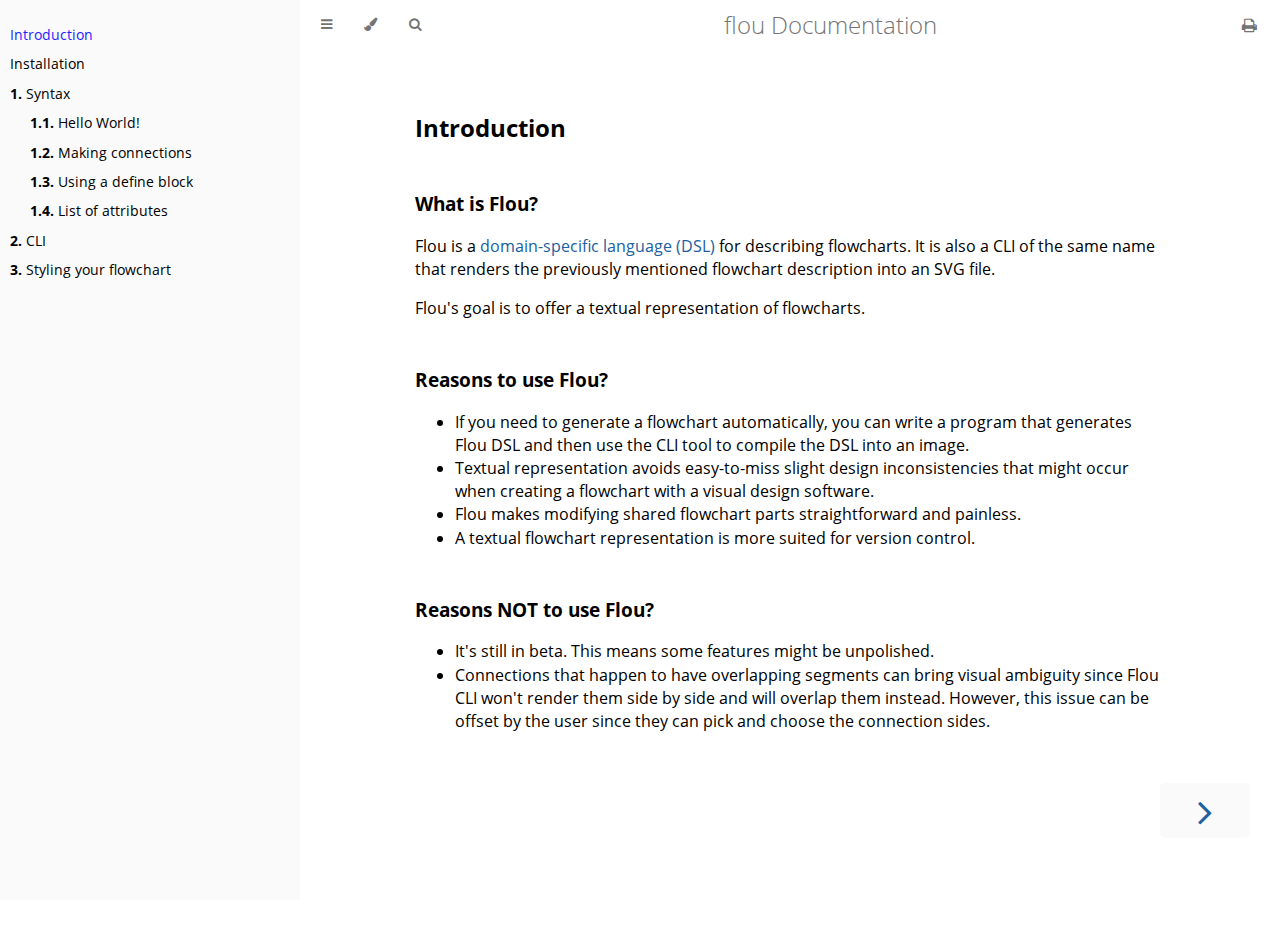
<file: index.html>
<!DOCTYPE HTML>
<html lang="en" class="sidebar-visible no-js light">
    <head>
        <!-- Book generated using mdBook -->
        <meta charset="UTF-8">
        <title>Introduction - flou Documentation</title>
        <!-- Custom HTML head -->
        <meta content="text/html; charset=utf-8" http-equiv="Content-Type">
        <meta name="description" content="">
        <meta name="viewport" content="width=device-width, initial-scale=1">
        <meta name="theme-color" content="#ffffff" />

        <link rel="icon" href="favicon.svg">
        <link rel="shortcut icon" href="favicon.png">
        <link rel="stylesheet" href="css/variables.css">
        <link rel="stylesheet" href="css/general.css">
        <link rel="stylesheet" href="css/chrome.css">
        <link rel="stylesheet" href="css/print.css" media="print">
        <!-- Fonts -->
        <link rel="stylesheet" href="FontAwesome/css/font-awesome.css">
        <link rel="stylesheet" href="fonts/fonts.css">
        <!-- Highlight.js Stylesheets -->
        <link rel="stylesheet" href="highlight.css">
        <link rel="stylesheet" href="tomorrow-night.css">
        <link rel="stylesheet" href="ayu-highlight.css">

        <!-- Custom theme stylesheets -->
    </head>
    <body>
        <!-- Provide site root to javascript -->
        <script type="text/javascript">
            var path_to_root = "";
            var default_theme = window.matchMedia("(prefers-color-scheme: dark)").matches ? "navy" : "light";
        </script>

        <!-- Work around some values being stored in localStorage wrapped in quotes -->
        <script type="text/javascript">
            try {
                var theme = localStorage.getItem('mdbook-theme');
                var sidebar = localStorage.getItem('mdbook-sidebar');

                if (theme.startsWith('"') && theme.endsWith('"')) {
                    localStorage.setItem('mdbook-theme', theme.slice(1, theme.length - 1));
                }

                if (sidebar.startsWith('"') && sidebar.endsWith('"')) {
                    localStorage.setItem('mdbook-sidebar', sidebar.slice(1, sidebar.length - 1));
                }
            } catch (e) { }
        </script>

        <!-- Set the theme before any content is loaded, prevents flash -->
        <script type="text/javascript">
            var theme;
            try { theme = localStorage.getItem('mdbook-theme'); } catch(e) { }
            if (theme === null || theme === undefined) { theme = default_theme; }
            var html = document.querySelector('html');
            html.classList.remove('no-js')
            html.classList.remove('light')
            html.classList.add(theme);
            html.classList.add('js');
        </script>

        <!-- Hide / unhide sidebar before it is displayed -->
        <script type="text/javascript">
            var html = document.querySelector('html');
            var sidebar = 'hidden';
            if (document.body.clientWidth >= 1080) {
                try { sidebar = localStorage.getItem('mdbook-sidebar'); } catch(e) { }
                sidebar = sidebar || 'visible';
            }
            html.classList.remove('sidebar-visible');
            html.classList.add("sidebar-" + sidebar);
        </script>

        <nav id="sidebar" class="sidebar" aria-label="Table of contents">
            <div class="sidebar-scrollbox">
                <ol class="chapter"><li class="chapter-item expanded affix "><a href="index.html" class="active">Introduction</a></li><li class="chapter-item expanded affix "><a href="install.html">Installation</a></li><li class="chapter-item expanded "><a href="syntax/index.html"><strong aria-hidden="true">1.</strong> Syntax</a></li><li><ol class="section"><li class="chapter-item expanded "><a href="syntax/hello_world.html"><strong aria-hidden="true">1.1.</strong> Hello World!</a></li><li class="chapter-item expanded "><a href="syntax/making_connections.html"><strong aria-hidden="true">1.2.</strong> Making connections</a></li><li class="chapter-item expanded "><a href="syntax/define_block.html"><strong aria-hidden="true">1.3.</strong> Using a define block</a></li><li class="chapter-item expanded "><a href="syntax/list_of_attributes.html"><strong aria-hidden="true">1.4.</strong> List of attributes</a></li></ol></li><li class="chapter-item expanded "><a href="cli.html"><strong aria-hidden="true">2.</strong> CLI</a></li><li class="chapter-item expanded "><a href="styling_flowchart.html"><strong aria-hidden="true">3.</strong> Styling your flowchart</a></li></ol>
            </div>
            <div id="sidebar-resize-handle" class="sidebar-resize-handle"></div>
        </nav>

        <div id="page-wrapper" class="page-wrapper">

            <div class="page">
                <div id="menu-bar-hover-placeholder"></div>
                <div id="menu-bar" class="menu-bar sticky bordered">
                    <div class="left-buttons">
                        <button id="sidebar-toggle" class="icon-button" type="button" title="Toggle Table of Contents" aria-label="Toggle Table of Contents" aria-controls="sidebar">
                            <i class="fa fa-bars"></i>
                        </button>
                        <button id="theme-toggle" class="icon-button" type="button" title="Change theme" aria-label="Change theme" aria-haspopup="true" aria-expanded="false" aria-controls="theme-list">
                            <i class="fa fa-paint-brush"></i>
                        </button>
                        <ul id="theme-list" class="theme-popup" aria-label="Themes" role="menu">
                            <li role="none"><button role="menuitem" class="theme" id="light">Light (default)</button></li>
                            <li role="none"><button role="menuitem" class="theme" id="rust">Rust</button></li>
                            <li role="none"><button role="menuitem" class="theme" id="coal">Coal</button></li>
                            <li role="none"><button role="menuitem" class="theme" id="navy">Navy</button></li>
                            <li role="none"><button role="menuitem" class="theme" id="ayu">Ayu</button></li>
                        </ul>
                        <button id="search-toggle" class="icon-button" type="button" title="Search. (Shortkey: s)" aria-label="Toggle Searchbar" aria-expanded="false" aria-keyshortcuts="S" aria-controls="searchbar">
                            <i class="fa fa-search"></i>
                        </button>
                    </div>

                    <h1 class="menu-title">flou Documentation</h1>

                    <div class="right-buttons">
                        <a href="print.html" title="Print this book" aria-label="Print this book">
                            <i id="print-button" class="fa fa-print"></i>
                        </a>
                    </div>
                </div>

                <div id="search-wrapper" class="hidden">
                    <form id="searchbar-outer" class="searchbar-outer">
                        <input type="search" id="searchbar" name="searchbar" placeholder="Search this book ..." aria-controls="searchresults-outer" aria-describedby="searchresults-header">
                    </form>
                    <div id="searchresults-outer" class="searchresults-outer hidden">
                        <div id="searchresults-header" class="searchresults-header"></div>
                        <ul id="searchresults">
                        </ul>
                    </div>
                </div>
                <!-- Apply ARIA attributes after the sidebar and the sidebar toggle button are added to the DOM -->
                <script type="text/javascript">
                    document.getElementById('sidebar-toggle').setAttribute('aria-expanded', sidebar === 'visible');
                    document.getElementById('sidebar').setAttribute('aria-hidden', sidebar !== 'visible');
                    Array.from(document.querySelectorAll('#sidebar a')).forEach(function(link) {
                        link.setAttribute('tabIndex', sidebar === 'visible' ? 0 : -1);
                    });
                </script>

                <div id="content" class="content">
                    <main>
                        <h2 id="introduction"><a class="header" href="#introduction">Introduction</a></h2>
<h3 id="what-is-flou"><a class="header" href="#what-is-flou">What is Flou?</a></h3>
<p>Flou is a <a href="https://en.wikipedia.org/wiki/Domain-specific_language">domain-specific language (DSL)</a> for describing flowcharts. It is also a CLI of the same name that renders the previously mentioned flowchart description into an SVG file.</p>
<p>Flou's goal is to offer a textual representation of flowcharts.</p>
<h3 id="reasons-to-use-flou"><a class="header" href="#reasons-to-use-flou">Reasons to use Flou?</a></h3>
<ul>
<li>If you need to generate a flowchart automatically, you can write a program that generates Flou DSL and then use the CLI tool to compile the DSL into an image.</li>
<li>Textual representation avoids easy-to-miss slight design inconsistencies that might occur when creating a flowchart with a visual design software.</li>
<li>Flou makes modifying shared flowchart parts straightforward and painless.</li>
<li>A textual flowchart representation is more suited for version control.</li>
</ul>
<h3 id="reasons-not-to-use-flou"><a class="header" href="#reasons-not-to-use-flou">Reasons NOT to use Flou?</a></h3>
<ul>
<li>It's still in beta. This means some features might be unpolished.</li>
<li>Connections that happen to have overlapping segments can bring visual ambiguity since Flou CLI won't render them side by side and will overlap them instead. However, this issue can be offset by the user since they can pick and choose the connection sides.</li>
</ul>

                    </main>

                    <nav class="nav-wrapper" aria-label="Page navigation">
                        <!-- Mobile navigation buttons -->
                            <a rel="next" href="install.html" class="mobile-nav-chapters next" title="Next chapter" aria-label="Next chapter" aria-keyshortcuts="Right">
                                <i class="fa fa-angle-right"></i>
                            </a>
                        <div style="clear: both"></div>
                    </nav>
                </div>
            </div>

            <nav class="nav-wide-wrapper" aria-label="Page navigation">
                    <a rel="next" href="install.html" class="nav-chapters next" title="Next chapter" aria-label="Next chapter" aria-keyshortcuts="Right">
                        <i class="fa fa-angle-right"></i>
                    </a>
            </nav>

        </div>

        <script type="text/javascript">
            window.playground_copyable = true;
        </script>
        <script src="elasticlunr.min.js" type="text/javascript" charset="utf-8"></script>
        <script src="mark.min.js" type="text/javascript" charset="utf-8"></script>
        <script src="searcher.js" type="text/javascript" charset="utf-8"></script>
        <script src="clipboard.min.js" type="text/javascript" charset="utf-8"></script>
        <script src="highlight.js" type="text/javascript" charset="utf-8"></script>
        <script src="book.js" type="text/javascript" charset="utf-8"></script>

        <!-- Custom JS scripts -->
    </body>
</html>
</file>
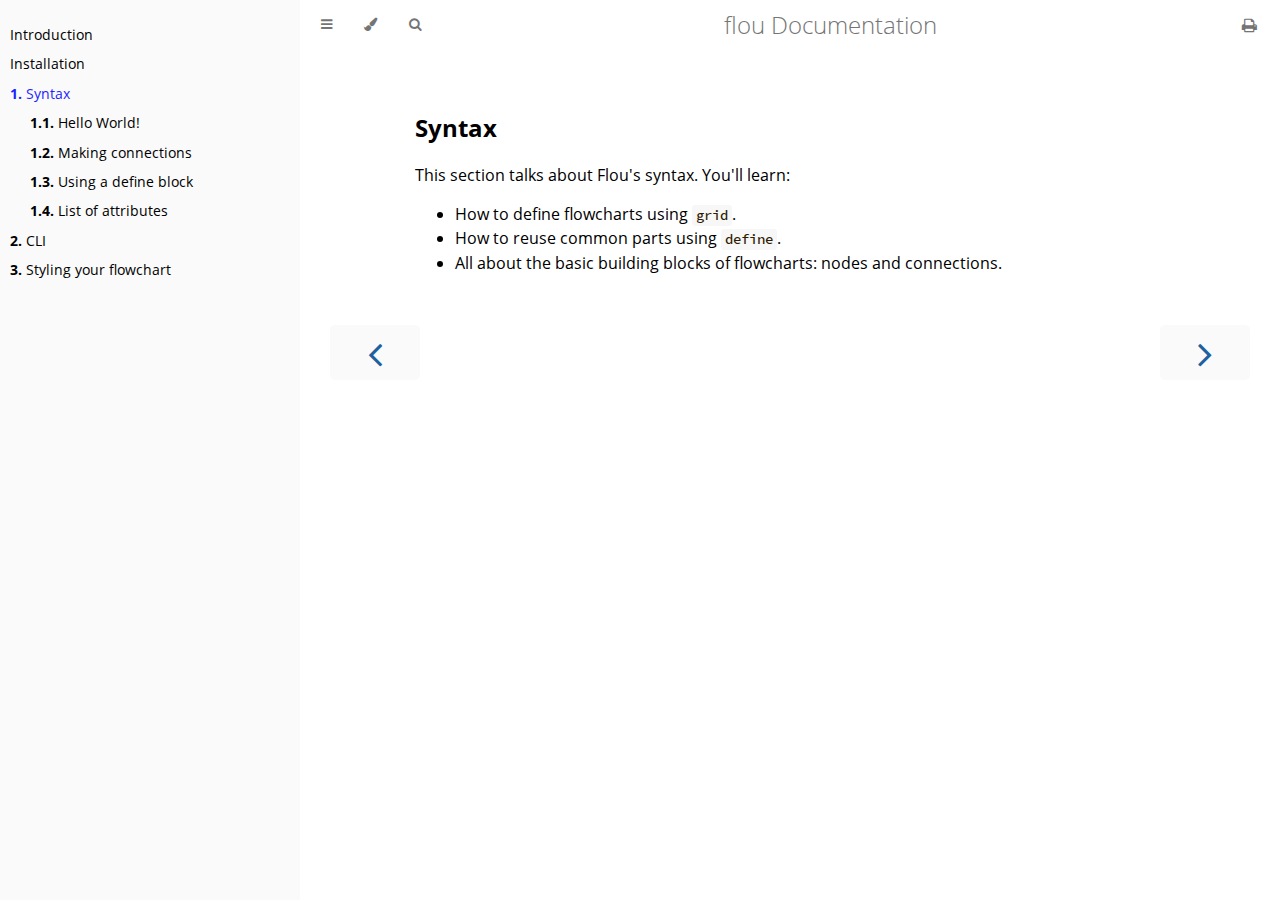
<file: syntax/index.html>
<!DOCTYPE HTML>
<html lang="en" class="sidebar-visible no-js light">
    <head>
        <!-- Book generated using mdBook -->
        <meta charset="UTF-8">
        <title>Syntax - flou Documentation</title>
        <!-- Custom HTML head -->
        <meta content="text/html; charset=utf-8" http-equiv="Content-Type">
        <meta name="description" content="">
        <meta name="viewport" content="width=device-width, initial-scale=1">
        <meta name="theme-color" content="#ffffff" />

        <link rel="icon" href="../favicon.svg">
        <link rel="shortcut icon" href="../favicon.png">
        <link rel="stylesheet" href="../css/variables.css">
        <link rel="stylesheet" href="../css/general.css">
        <link rel="stylesheet" href="../css/chrome.css">
        <link rel="stylesheet" href="../css/print.css" media="print">
        <!-- Fonts -->
        <link rel="stylesheet" href="../FontAwesome/css/font-awesome.css">
        <link rel="stylesheet" href="../fonts/fonts.css">
        <!-- Highlight.js Stylesheets -->
        <link rel="stylesheet" href="../highlight.css">
        <link rel="stylesheet" href="../tomorrow-night.css">
        <link rel="stylesheet" href="../ayu-highlight.css">

        <!-- Custom theme stylesheets -->
    </head>
    <body>
        <!-- Provide site root to javascript -->
        <script type="text/javascript">
            var path_to_root = "../";
            var default_theme = window.matchMedia("(prefers-color-scheme: dark)").matches ? "navy" : "light";
        </script>

        <!-- Work around some values being stored in localStorage wrapped in quotes -->
        <script type="text/javascript">
            try {
                var theme = localStorage.getItem('mdbook-theme');
                var sidebar = localStorage.getItem('mdbook-sidebar');

                if (theme.startsWith('"') && theme.endsWith('"')) {
                    localStorage.setItem('mdbook-theme', theme.slice(1, theme.length - 1));
                }

                if (sidebar.startsWith('"') && sidebar.endsWith('"')) {
                    localStorage.setItem('mdbook-sidebar', sidebar.slice(1, sidebar.length - 1));
                }
            } catch (e) { }
        </script>

        <!-- Set the theme before any content is loaded, prevents flash -->
        <script type="text/javascript">
            var theme;
            try { theme = localStorage.getItem('mdbook-theme'); } catch(e) { }
            if (theme === null || theme === undefined) { theme = default_theme; }
            var html = document.querySelector('html');
            html.classList.remove('no-js')
            html.classList.remove('light')
            html.classList.add(theme);
            html.classList.add('js');
        </script>

        <!-- Hide / unhide sidebar before it is displayed -->
        <script type="text/javascript">
            var html = document.querySelector('html');
            var sidebar = 'hidden';
            if (document.body.clientWidth >= 1080) {
                try { sidebar = localStorage.getItem('mdbook-sidebar'); } catch(e) { }
                sidebar = sidebar || 'visible';
            }
            html.classList.remove('sidebar-visible');
            html.classList.add("sidebar-" + sidebar);
        </script>

        <nav id="sidebar" class="sidebar" aria-label="Table of contents">
            <div class="sidebar-scrollbox">
                <ol class="chapter"><li class="chapter-item expanded affix "><a href="../index.html">Introduction</a></li><li class="chapter-item expanded affix "><a href="../install.html">Installation</a></li><li class="chapter-item expanded "><a href="../syntax/index.html" class="active"><strong aria-hidden="true">1.</strong> Syntax</a></li><li><ol class="section"><li class="chapter-item expanded "><a href="../syntax/hello_world.html"><strong aria-hidden="true">1.1.</strong> Hello World!</a></li><li class="chapter-item expanded "><a href="../syntax/making_connections.html"><strong aria-hidden="true">1.2.</strong> Making connections</a></li><li class="chapter-item expanded "><a href="../syntax/define_block.html"><strong aria-hidden="true">1.3.</strong> Using a define block</a></li><li class="chapter-item expanded "><a href="../syntax/list_of_attributes.html"><strong aria-hidden="true">1.4.</strong> List of attributes</a></li></ol></li><li class="chapter-item expanded "><a href="../cli.html"><strong aria-hidden="true">2.</strong> CLI</a></li><li class="chapter-item expanded "><a href="../styling_flowchart.html"><strong aria-hidden="true">3.</strong> Styling your flowchart</a></li></ol>
            </div>
            <div id="sidebar-resize-handle" class="sidebar-resize-handle"></div>
        </nav>

        <div id="page-wrapper" class="page-wrapper">

            <div class="page">
                <div id="menu-bar-hover-placeholder"></div>
                <div id="menu-bar" class="menu-bar sticky bordered">
                    <div class="left-buttons">
                        <button id="sidebar-toggle" class="icon-button" type="button" title="Toggle Table of Contents" aria-label="Toggle Table of Contents" aria-controls="sidebar">
                            <i class="fa fa-bars"></i>
                        </button>
                        <button id="theme-toggle" class="icon-button" type="button" title="Change theme" aria-label="Change theme" aria-haspopup="true" aria-expanded="false" aria-controls="theme-list">
                            <i class="fa fa-paint-brush"></i>
                        </button>
                        <ul id="theme-list" class="theme-popup" aria-label="Themes" role="menu">
                            <li role="none"><button role="menuitem" class="theme" id="light">Light (default)</button></li>
                            <li role="none"><button role="menuitem" class="theme" id="rust">Rust</button></li>
                            <li role="none"><button role="menuitem" class="theme" id="coal">Coal</button></li>
                            <li role="none"><button role="menuitem" class="theme" id="navy">Navy</button></li>
                            <li role="none"><button role="menuitem" class="theme" id="ayu">Ayu</button></li>
                        </ul>
                        <button id="search-toggle" class="icon-button" type="button" title="Search. (Shortkey: s)" aria-label="Toggle Searchbar" aria-expanded="false" aria-keyshortcuts="S" aria-controls="searchbar">
                            <i class="fa fa-search"></i>
                        </button>
                    </div>

                    <h1 class="menu-title">flou Documentation</h1>

                    <div class="right-buttons">
                        <a href="../print.html" title="Print this book" aria-label="Print this book">
                            <i id="print-button" class="fa fa-print"></i>
                        </a>
                    </div>
                </div>

                <div id="search-wrapper" class="hidden">
                    <form id="searchbar-outer" class="searchbar-outer">
                        <input type="search" id="searchbar" name="searchbar" placeholder="Search this book ..." aria-controls="searchresults-outer" aria-describedby="searchresults-header">
                    </form>
                    <div id="searchresults-outer" class="searchresults-outer hidden">
                        <div id="searchresults-header" class="searchresults-header"></div>
                        <ul id="searchresults">
                        </ul>
                    </div>
                </div>
                <!-- Apply ARIA attributes after the sidebar and the sidebar toggle button are added to the DOM -->
                <script type="text/javascript">
                    document.getElementById('sidebar-toggle').setAttribute('aria-expanded', sidebar === 'visible');
                    document.getElementById('sidebar').setAttribute('aria-hidden', sidebar !== 'visible');
                    Array.from(document.querySelectorAll('#sidebar a')).forEach(function(link) {
                        link.setAttribute('tabIndex', sidebar === 'visible' ? 0 : -1);
                    });
                </script>

                <div id="content" class="content">
                    <main>
                        <h2 id="syntax"><a class="header" href="#syntax">Syntax</a></h2>
<p>This section talks about Flou's syntax. You'll learn:</p>
<ul>
<li>How to define flowcharts using <code>grid</code>.</li>
<li>How to reuse common parts using <code>define</code>.</li>
<li>All about the basic building blocks of flowcharts: nodes and connections.</li>
</ul>

                    </main>

                    <nav class="nav-wrapper" aria-label="Page navigation">
                        <!-- Mobile navigation buttons -->
                            <a rel="prev" href="../install.html" class="mobile-nav-chapters previous" title="Previous chapter" aria-label="Previous chapter" aria-keyshortcuts="Left">
                                <i class="fa fa-angle-left"></i>
                            </a>
                            <a rel="next" href="../syntax/hello_world.html" class="mobile-nav-chapters next" title="Next chapter" aria-label="Next chapter" aria-keyshortcuts="Right">
                                <i class="fa fa-angle-right"></i>
                            </a>
                        <div style="clear: both"></div>
                    </nav>
                </div>
            </div>

            <nav class="nav-wide-wrapper" aria-label="Page navigation">
                    <a rel="prev" href="../install.html" class="nav-chapters previous" title="Previous chapter" aria-label="Previous chapter" aria-keyshortcuts="Left">
                        <i class="fa fa-angle-left"></i>
                    </a>
                    <a rel="next" href="../syntax/hello_world.html" class="nav-chapters next" title="Next chapter" aria-label="Next chapter" aria-keyshortcuts="Right">
                        <i class="fa fa-angle-right"></i>
                    </a>
            </nav>

        </div>

        <script type="text/javascript">
            window.playground_copyable = true;
        </script>
        <script src="../elasticlunr.min.js" type="text/javascript" charset="utf-8"></script>
        <script src="../mark.min.js" type="text/javascript" charset="utf-8"></script>
        <script src="../searcher.js" type="text/javascript" charset="utf-8"></script>
        <script src="../clipboard.min.js" type="text/javascript" charset="utf-8"></script>
        <script src="../highlight.js" type="text/javascript" charset="utf-8"></script>
        <script src="../book.js" type="text/javascript" charset="utf-8"></script>

        <!-- Custom JS scripts -->
    </body>
</html>
</file>
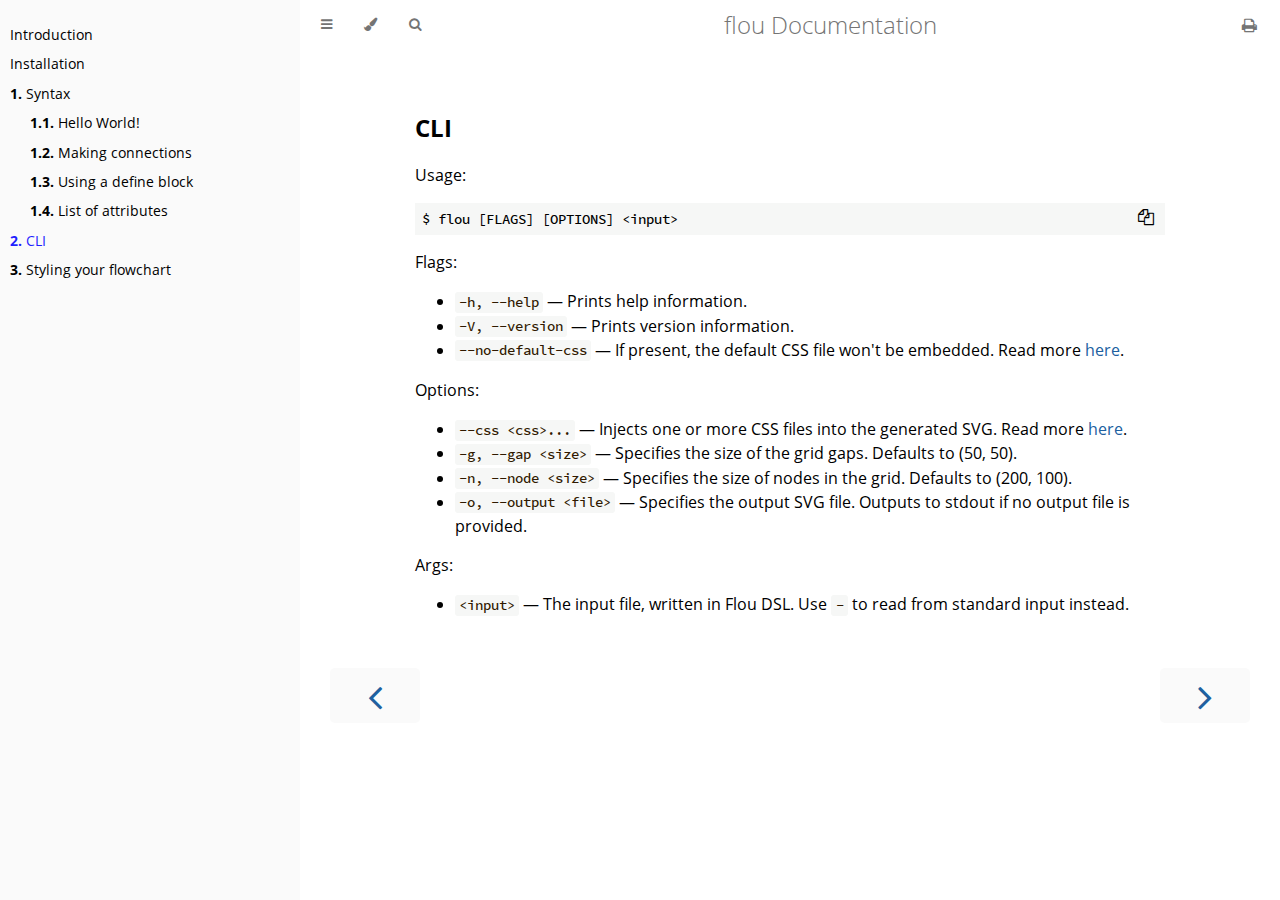
<file: cli.html>
<!DOCTYPE HTML>
<html lang="en" class="sidebar-visible no-js light">
    <head>
        <!-- Book generated using mdBook -->
        <meta charset="UTF-8">
        <title>CLI - flou Documentation</title>
        <!-- Custom HTML head -->
        <meta content="text/html; charset=utf-8" http-equiv="Content-Type">
        <meta name="description" content="">
        <meta name="viewport" content="width=device-width, initial-scale=1">
        <meta name="theme-color" content="#ffffff" />

        <link rel="icon" href="favicon.svg">
        <link rel="shortcut icon" href="favicon.png">
        <link rel="stylesheet" href="css/variables.css">
        <link rel="stylesheet" href="css/general.css">
        <link rel="stylesheet" href="css/chrome.css">
        <link rel="stylesheet" href="css/print.css" media="print">
        <!-- Fonts -->
        <link rel="stylesheet" href="FontAwesome/css/font-awesome.css">
        <link rel="stylesheet" href="fonts/fonts.css">
        <!-- Highlight.js Stylesheets -->
        <link rel="stylesheet" href="highlight.css">
        <link rel="stylesheet" href="tomorrow-night.css">
        <link rel="stylesheet" href="ayu-highlight.css">

        <!-- Custom theme stylesheets -->
    </head>
    <body>
        <!-- Provide site root to javascript -->
        <script type="text/javascript">
            var path_to_root = "";
            var default_theme = window.matchMedia("(prefers-color-scheme: dark)").matches ? "navy" : "light";
        </script>

        <!-- Work around some values being stored in localStorage wrapped in quotes -->
        <script type="text/javascript">
            try {
                var theme = localStorage.getItem('mdbook-theme');
                var sidebar = localStorage.getItem('mdbook-sidebar');

                if (theme.startsWith('"') && theme.endsWith('"')) {
                    localStorage.setItem('mdbook-theme', theme.slice(1, theme.length - 1));
                }

                if (sidebar.startsWith('"') && sidebar.endsWith('"')) {
                    localStorage.setItem('mdbook-sidebar', sidebar.slice(1, sidebar.length - 1));
                }
            } catch (e) { }
        </script>

        <!-- Set the theme before any content is loaded, prevents flash -->
        <script type="text/javascript">
            var theme;
            try { theme = localStorage.getItem('mdbook-theme'); } catch(e) { }
            if (theme === null || theme === undefined) { theme = default_theme; }
            var html = document.querySelector('html');
            html.classList.remove('no-js')
            html.classList.remove('light')
            html.classList.add(theme);
            html.classList.add('js');
        </script>

        <!-- Hide / unhide sidebar before it is displayed -->
        <script type="text/javascript">
            var html = document.querySelector('html');
            var sidebar = 'hidden';
            if (document.body.clientWidth >= 1080) {
                try { sidebar = localStorage.getItem('mdbook-sidebar'); } catch(e) { }
                sidebar = sidebar || 'visible';
            }
            html.classList.remove('sidebar-visible');
            html.classList.add("sidebar-" + sidebar);
        </script>

        <nav id="sidebar" class="sidebar" aria-label="Table of contents">
            <div class="sidebar-scrollbox">
                <ol class="chapter"><li class="chapter-item expanded affix "><a href="index.html">Introduction</a></li><li class="chapter-item expanded affix "><a href="install.html">Installation</a></li><li class="chapter-item expanded "><a href="syntax/index.html"><strong aria-hidden="true">1.</strong> Syntax</a></li><li><ol class="section"><li class="chapter-item expanded "><a href="syntax/hello_world.html"><strong aria-hidden="true">1.1.</strong> Hello World!</a></li><li class="chapter-item expanded "><a href="syntax/making_connections.html"><strong aria-hidden="true">1.2.</strong> Making connections</a></li><li class="chapter-item expanded "><a href="syntax/define_block.html"><strong aria-hidden="true">1.3.</strong> Using a define block</a></li><li class="chapter-item expanded "><a href="syntax/list_of_attributes.html"><strong aria-hidden="true">1.4.</strong> List of attributes</a></li></ol></li><li class="chapter-item expanded "><a href="cli.html" class="active"><strong aria-hidden="true">2.</strong> CLI</a></li><li class="chapter-item expanded "><a href="styling_flowchart.html"><strong aria-hidden="true">3.</strong> Styling your flowchart</a></li></ol>
            </div>
            <div id="sidebar-resize-handle" class="sidebar-resize-handle"></div>
        </nav>

        <div id="page-wrapper" class="page-wrapper">

            <div class="page">
                <div id="menu-bar-hover-placeholder"></div>
                <div id="menu-bar" class="menu-bar sticky bordered">
                    <div class="left-buttons">
                        <button id="sidebar-toggle" class="icon-button" type="button" title="Toggle Table of Contents" aria-label="Toggle Table of Contents" aria-controls="sidebar">
                            <i class="fa fa-bars"></i>
                        </button>
                        <button id="theme-toggle" class="icon-button" type="button" title="Change theme" aria-label="Change theme" aria-haspopup="true" aria-expanded="false" aria-controls="theme-list">
                            <i class="fa fa-paint-brush"></i>
                        </button>
                        <ul id="theme-list" class="theme-popup" aria-label="Themes" role="menu">
                            <li role="none"><button role="menuitem" class="theme" id="light">Light (default)</button></li>
                            <li role="none"><button role="menuitem" class="theme" id="rust">Rust</button></li>
                            <li role="none"><button role="menuitem" class="theme" id="coal">Coal</button></li>
                            <li role="none"><button role="menuitem" class="theme" id="navy">Navy</button></li>
                            <li role="none"><button role="menuitem" class="theme" id="ayu">Ayu</button></li>
                        </ul>
                        <button id="search-toggle" class="icon-button" type="button" title="Search. (Shortkey: s)" aria-label="Toggle Searchbar" aria-expanded="false" aria-keyshortcuts="S" aria-controls="searchbar">
                            <i class="fa fa-search"></i>
                        </button>
                    </div>

                    <h1 class="menu-title">flou Documentation</h1>

                    <div class="right-buttons">
                        <a href="print.html" title="Print this book" aria-label="Print this book">
                            <i id="print-button" class="fa fa-print"></i>
                        </a>
                    </div>
                </div>

                <div id="search-wrapper" class="hidden">
                    <form id="searchbar-outer" class="searchbar-outer">
                        <input type="search" id="searchbar" name="searchbar" placeholder="Search this book ..." aria-controls="searchresults-outer" aria-describedby="searchresults-header">
                    </form>
                    <div id="searchresults-outer" class="searchresults-outer hidden">
                        <div id="searchresults-header" class="searchresults-header"></div>
                        <ul id="searchresults">
                        </ul>
                    </div>
                </div>
                <!-- Apply ARIA attributes after the sidebar and the sidebar toggle button are added to the DOM -->
                <script type="text/javascript">
                    document.getElementById('sidebar-toggle').setAttribute('aria-expanded', sidebar === 'visible');
                    document.getElementById('sidebar').setAttribute('aria-hidden', sidebar !== 'visible');
                    Array.from(document.querySelectorAll('#sidebar a')).forEach(function(link) {
                        link.setAttribute('tabIndex', sidebar === 'visible' ? 0 : -1);
                    });
                </script>

                <div id="content" class="content">
                    <main>
                        <h2 id="cli"><a class="header" href="#cli">CLI</a></h2>
<p>Usage:</p>
<pre><code>$ flou [FLAGS] [OPTIONS] &lt;input&gt;
</code></pre>
<p>Flags:</p>
<ul>
<li><code>-h, --help</code> — Prints help information.</li>
<li><code>-V, --version</code> — Prints version information.</li>
<li><code>--no-default-css</code> — If present, the default CSS file won't be embedded. Read more <a href="styling_flowchart.html">here</a>.</li>
</ul>
<p>Options:</p>
<ul>
<li><code>--css &lt;css&gt;...</code> — Injects one or more CSS files into the generated SVG. Read more <a href="styling_flowchart.html">here</a>.</li>
<li><code>-g, --gap &lt;size&gt;</code> — Specifies the size of the grid gaps. Defaults to (50, 50).</li>
<li><code>-n, --node &lt;size&gt;</code> — Specifies the size of nodes in the grid. Defaults to (200, 100).</li>
<li><code>-o, --output &lt;file&gt;</code> — Specifies the output SVG file. Outputs to stdout if no output file is provided.</li>
</ul>
<p>Args:</p>
<ul>
<li><code>&lt;input&gt;</code> — The input file, written in Flou DSL. Use <code>-</code> to read from standard input instead.</li>
</ul>

                    </main>

                    <nav class="nav-wrapper" aria-label="Page navigation">
                        <!-- Mobile navigation buttons -->
                            <a rel="prev" href="syntax/list_of_attributes.html" class="mobile-nav-chapters previous" title="Previous chapter" aria-label="Previous chapter" aria-keyshortcuts="Left">
                                <i class="fa fa-angle-left"></i>
                            </a>
                            <a rel="next" href="styling_flowchart.html" class="mobile-nav-chapters next" title="Next chapter" aria-label="Next chapter" aria-keyshortcuts="Right">
                                <i class="fa fa-angle-right"></i>
                            </a>
                        <div style="clear: both"></div>
                    </nav>
                </div>
            </div>

            <nav class="nav-wide-wrapper" aria-label="Page navigation">
                    <a rel="prev" href="syntax/list_of_attributes.html" class="nav-chapters previous" title="Previous chapter" aria-label="Previous chapter" aria-keyshortcuts="Left">
                        <i class="fa fa-angle-left"></i>
                    </a>
                    <a rel="next" href="styling_flowchart.html" class="nav-chapters next" title="Next chapter" aria-label="Next chapter" aria-keyshortcuts="Right">
                        <i class="fa fa-angle-right"></i>
                    </a>
            </nav>

        </div>

        <script type="text/javascript">
            window.playground_copyable = true;
        </script>
        <script src="elasticlunr.min.js" type="text/javascript" charset="utf-8"></script>
        <script src="mark.min.js" type="text/javascript" charset="utf-8"></script>
        <script src="searcher.js" type="text/javascript" charset="utf-8"></script>
        <script src="clipboard.min.js" type="text/javascript" charset="utf-8"></script>
        <script src="highlight.js" type="text/javascript" charset="utf-8"></script>
        <script src="book.js" type="text/javascript" charset="utf-8"></script>

        <!-- Custom JS scripts -->
    </body>
</html>
</file>
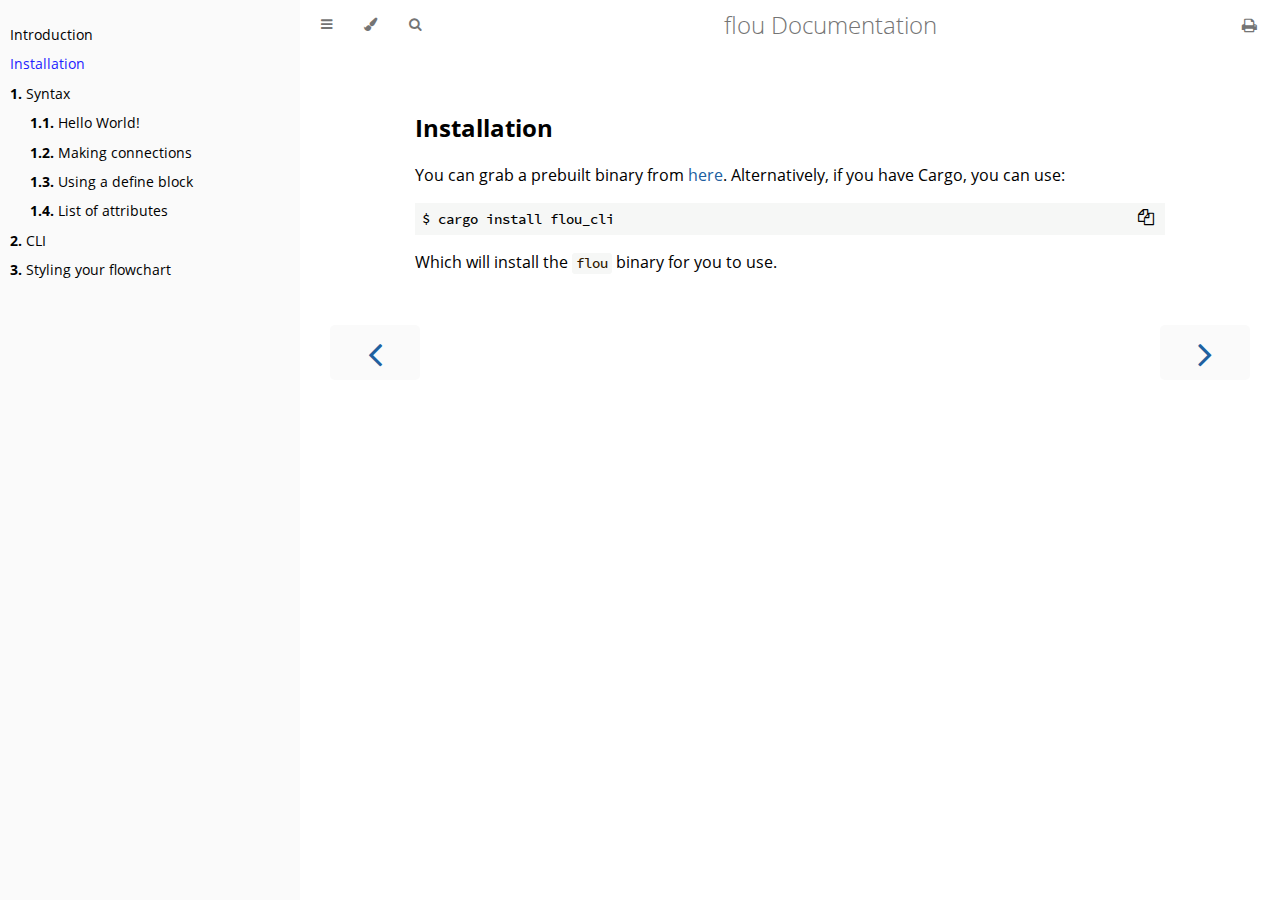
<file: install.html>
<!DOCTYPE HTML>
<html lang="en" class="sidebar-visible no-js light">
    <head>
        <!-- Book generated using mdBook -->
        <meta charset="UTF-8">
        <title>Installation - flou Documentation</title>
        <!-- Custom HTML head -->
        <meta content="text/html; charset=utf-8" http-equiv="Content-Type">
        <meta name="description" content="">
        <meta name="viewport" content="width=device-width, initial-scale=1">
        <meta name="theme-color" content="#ffffff" />

        <link rel="icon" href="favicon.svg">
        <link rel="shortcut icon" href="favicon.png">
        <link rel="stylesheet" href="css/variables.css">
        <link rel="stylesheet" href="css/general.css">
        <link rel="stylesheet" href="css/chrome.css">
        <link rel="stylesheet" href="css/print.css" media="print">
        <!-- Fonts -->
        <link rel="stylesheet" href="FontAwesome/css/font-awesome.css">
        <link rel="stylesheet" href="fonts/fonts.css">
        <!-- Highlight.js Stylesheets -->
        <link rel="stylesheet" href="highlight.css">
        <link rel="stylesheet" href="tomorrow-night.css">
        <link rel="stylesheet" href="ayu-highlight.css">

        <!-- Custom theme stylesheets -->
    </head>
    <body>
        <!-- Provide site root to javascript -->
        <script type="text/javascript">
            var path_to_root = "";
            var default_theme = window.matchMedia("(prefers-color-scheme: dark)").matches ? "navy" : "light";
        </script>

        <!-- Work around some values being stored in localStorage wrapped in quotes -->
        <script type="text/javascript">
            try {
                var theme = localStorage.getItem('mdbook-theme');
                var sidebar = localStorage.getItem('mdbook-sidebar');

                if (theme.startsWith('"') && theme.endsWith('"')) {
                    localStorage.setItem('mdbook-theme', theme.slice(1, theme.length - 1));
                }

                if (sidebar.startsWith('"') && sidebar.endsWith('"')) {
                    localStorage.setItem('mdbook-sidebar', sidebar.slice(1, sidebar.length - 1));
                }
            } catch (e) { }
        </script>

        <!-- Set the theme before any content is loaded, prevents flash -->
        <script type="text/javascript">
            var theme;
            try { theme = localStorage.getItem('mdbook-theme'); } catch(e) { }
            if (theme === null || theme === undefined) { theme = default_theme; }
            var html = document.querySelector('html');
            html.classList.remove('no-js')
            html.classList.remove('light')
            html.classList.add(theme);
            html.classList.add('js');
        </script>

        <!-- Hide / unhide sidebar before it is displayed -->
        <script type="text/javascript">
            var html = document.querySelector('html');
            var sidebar = 'hidden';
            if (document.body.clientWidth >= 1080) {
                try { sidebar = localStorage.getItem('mdbook-sidebar'); } catch(e) { }
                sidebar = sidebar || 'visible';
            }
            html.classList.remove('sidebar-visible');
            html.classList.add("sidebar-" + sidebar);
        </script>

        <nav id="sidebar" class="sidebar" aria-label="Table of contents">
            <div class="sidebar-scrollbox">
                <ol class="chapter"><li class="chapter-item expanded affix "><a href="index.html">Introduction</a></li><li class="chapter-item expanded affix "><a href="install.html" class="active">Installation</a></li><li class="chapter-item expanded "><a href="syntax/index.html"><strong aria-hidden="true">1.</strong> Syntax</a></li><li><ol class="section"><li class="chapter-item expanded "><a href="syntax/hello_world.html"><strong aria-hidden="true">1.1.</strong> Hello World!</a></li><li class="chapter-item expanded "><a href="syntax/making_connections.html"><strong aria-hidden="true">1.2.</strong> Making connections</a></li><li class="chapter-item expanded "><a href="syntax/define_block.html"><strong aria-hidden="true">1.3.</strong> Using a define block</a></li><li class="chapter-item expanded "><a href="syntax/list_of_attributes.html"><strong aria-hidden="true">1.4.</strong> List of attributes</a></li></ol></li><li class="chapter-item expanded "><a href="cli.html"><strong aria-hidden="true">2.</strong> CLI</a></li><li class="chapter-item expanded "><a href="styling_flowchart.html"><strong aria-hidden="true">3.</strong> Styling your flowchart</a></li></ol>
            </div>
            <div id="sidebar-resize-handle" class="sidebar-resize-handle"></div>
        </nav>

        <div id="page-wrapper" class="page-wrapper">

            <div class="page">
                <div id="menu-bar-hover-placeholder"></div>
                <div id="menu-bar" class="menu-bar sticky bordered">
                    <div class="left-buttons">
                        <button id="sidebar-toggle" class="icon-button" type="button" title="Toggle Table of Contents" aria-label="Toggle Table of Contents" aria-controls="sidebar">
                            <i class="fa fa-bars"></i>
                        </button>
                        <button id="theme-toggle" class="icon-button" type="button" title="Change theme" aria-label="Change theme" aria-haspopup="true" aria-expanded="false" aria-controls="theme-list">
                            <i class="fa fa-paint-brush"></i>
                        </button>
                        <ul id="theme-list" class="theme-popup" aria-label="Themes" role="menu">
                            <li role="none"><button role="menuitem" class="theme" id="light">Light (default)</button></li>
                            <li role="none"><button role="menuitem" class="theme" id="rust">Rust</button></li>
                            <li role="none"><button role="menuitem" class="theme" id="coal">Coal</button></li>
                            <li role="none"><button role="menuitem" class="theme" id="navy">Navy</button></li>
                            <li role="none"><button role="menuitem" class="theme" id="ayu">Ayu</button></li>
                        </ul>
                        <button id="search-toggle" class="icon-button" type="button" title="Search. (Shortkey: s)" aria-label="Toggle Searchbar" aria-expanded="false" aria-keyshortcuts="S" aria-controls="searchbar">
                            <i class="fa fa-search"></i>
                        </button>
                    </div>

                    <h1 class="menu-title">flou Documentation</h1>

                    <div class="right-buttons">
                        <a href="print.html" title="Print this book" aria-label="Print this book">
                            <i id="print-button" class="fa fa-print"></i>
                        </a>
                    </div>
                </div>

                <div id="search-wrapper" class="hidden">
                    <form id="searchbar-outer" class="searchbar-outer">
                        <input type="search" id="searchbar" name="searchbar" placeholder="Search this book ..." aria-controls="searchresults-outer" aria-describedby="searchresults-header">
                    </form>
                    <div id="searchresults-outer" class="searchresults-outer hidden">
                        <div id="searchresults-header" class="searchresults-header"></div>
                        <ul id="searchresults">
                        </ul>
                    </div>
                </div>
                <!-- Apply ARIA attributes after the sidebar and the sidebar toggle button are added to the DOM -->
                <script type="text/javascript">
                    document.getElementById('sidebar-toggle').setAttribute('aria-expanded', sidebar === 'visible');
                    document.getElementById('sidebar').setAttribute('aria-hidden', sidebar !== 'visible');
                    Array.from(document.querySelectorAll('#sidebar a')).forEach(function(link) {
                        link.setAttribute('tabIndex', sidebar === 'visible' ? 0 : -1);
                    });
                </script>

                <div id="content" class="content">
                    <main>
                        <h2 id="installation"><a class="header" href="#installation">Installation</a></h2>
<p>You can grab a prebuilt binary from <a href="https://github.com/Asha20/flou/releases">here</a>. Alternatively, if you have Cargo, you can use:</p>
<pre><code>$ cargo install flou_cli
</code></pre>
<p>Which will install the <code>flou</code> binary for you to use.</p>

                    </main>

                    <nav class="nav-wrapper" aria-label="Page navigation">
                        <!-- Mobile navigation buttons -->
                            <a rel="prev" href="index.html" class="mobile-nav-chapters previous" title="Previous chapter" aria-label="Previous chapter" aria-keyshortcuts="Left">
                                <i class="fa fa-angle-left"></i>
                            </a>
                            <a rel="next" href="syntax/index.html" class="mobile-nav-chapters next" title="Next chapter" aria-label="Next chapter" aria-keyshortcuts="Right">
                                <i class="fa fa-angle-right"></i>
                            </a>
                        <div style="clear: both"></div>
                    </nav>
                </div>
            </div>

            <nav class="nav-wide-wrapper" aria-label="Page navigation">
                    <a rel="prev" href="index.html" class="nav-chapters previous" title="Previous chapter" aria-label="Previous chapter" aria-keyshortcuts="Left">
                        <i class="fa fa-angle-left"></i>
                    </a>
                    <a rel="next" href="syntax/index.html" class="nav-chapters next" title="Next chapter" aria-label="Next chapter" aria-keyshortcuts="Right">
                        <i class="fa fa-angle-right"></i>
                    </a>
            </nav>

        </div>

        <script type="text/javascript">
            window.playground_copyable = true;
        </script>
        <script src="elasticlunr.min.js" type="text/javascript" charset="utf-8"></script>
        <script src="mark.min.js" type="text/javascript" charset="utf-8"></script>
        <script src="searcher.js" type="text/javascript" charset="utf-8"></script>
        <script src="clipboard.min.js" type="text/javascript" charset="utf-8"></script>
        <script src="highlight.js" type="text/javascript" charset="utf-8"></script>
        <script src="book.js" type="text/javascript" charset="utf-8"></script>

        <!-- Custom JS scripts -->
    </body>
</html>
</file>
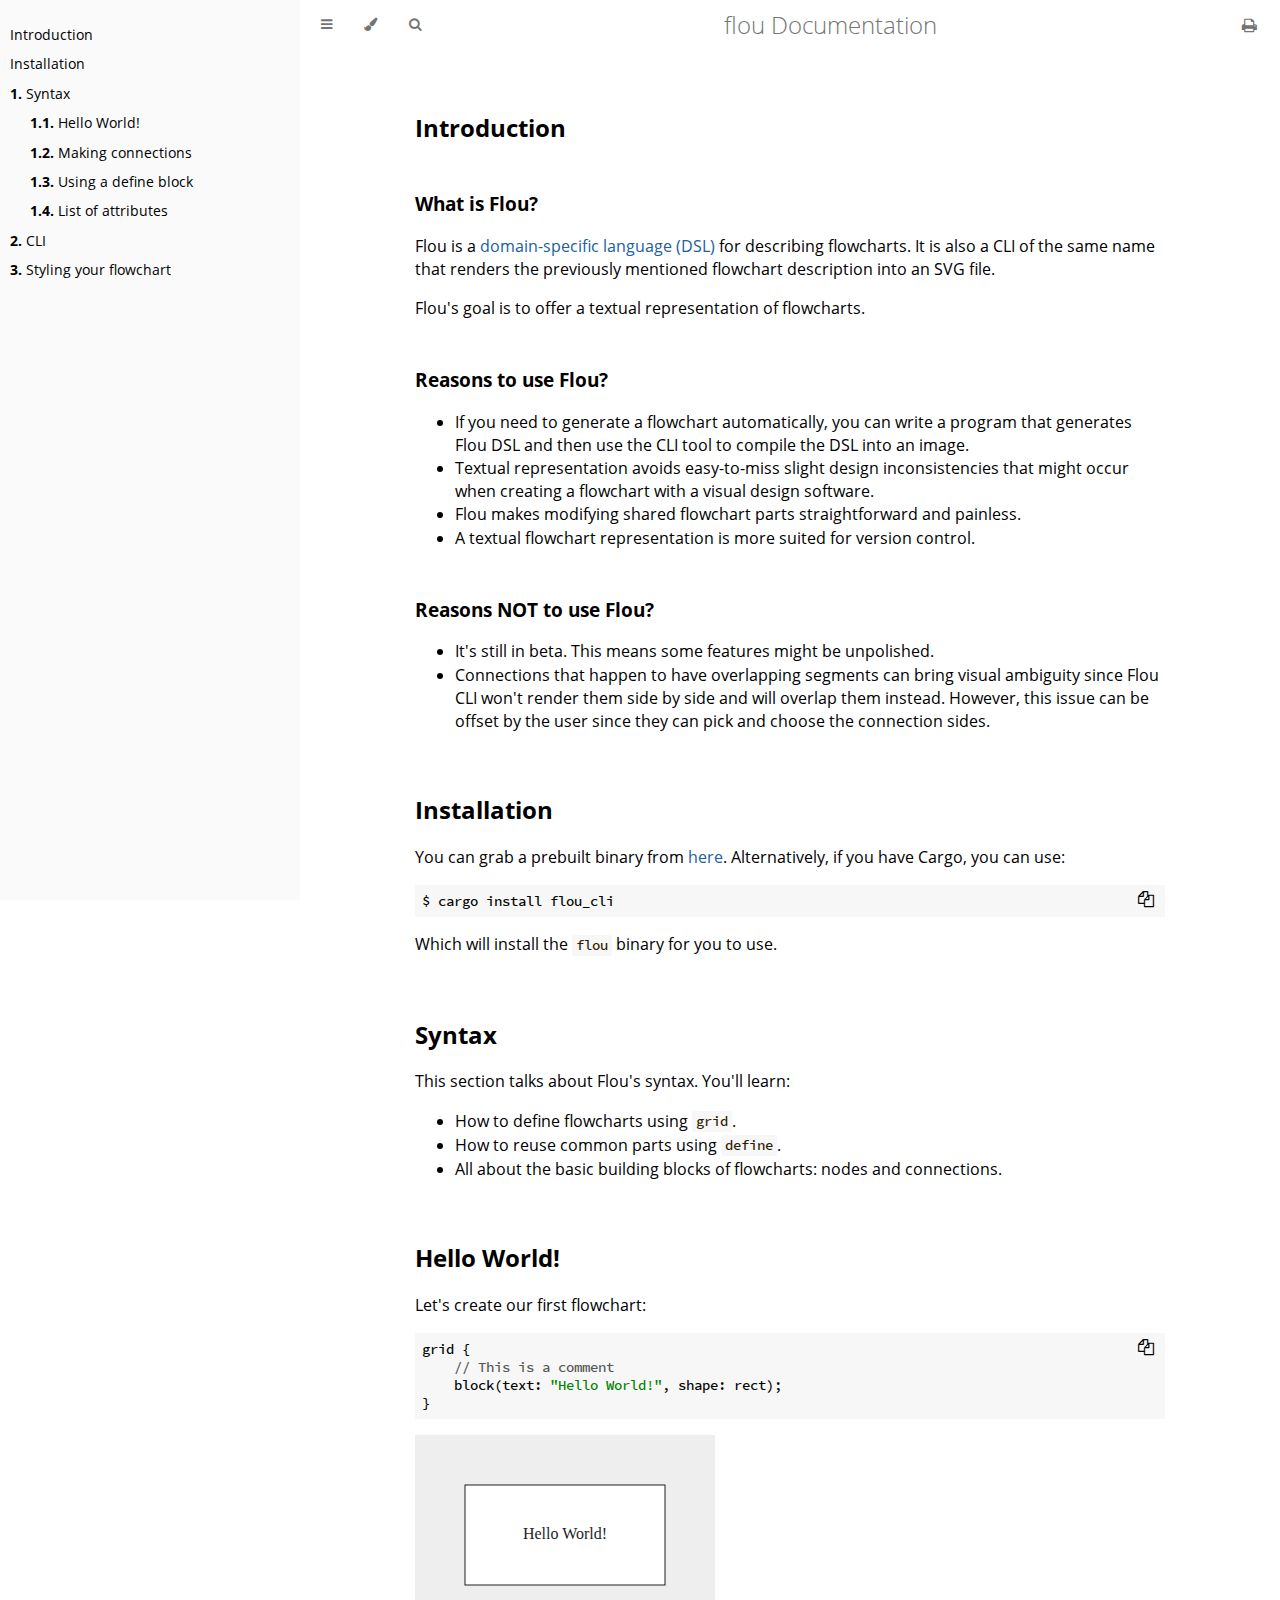
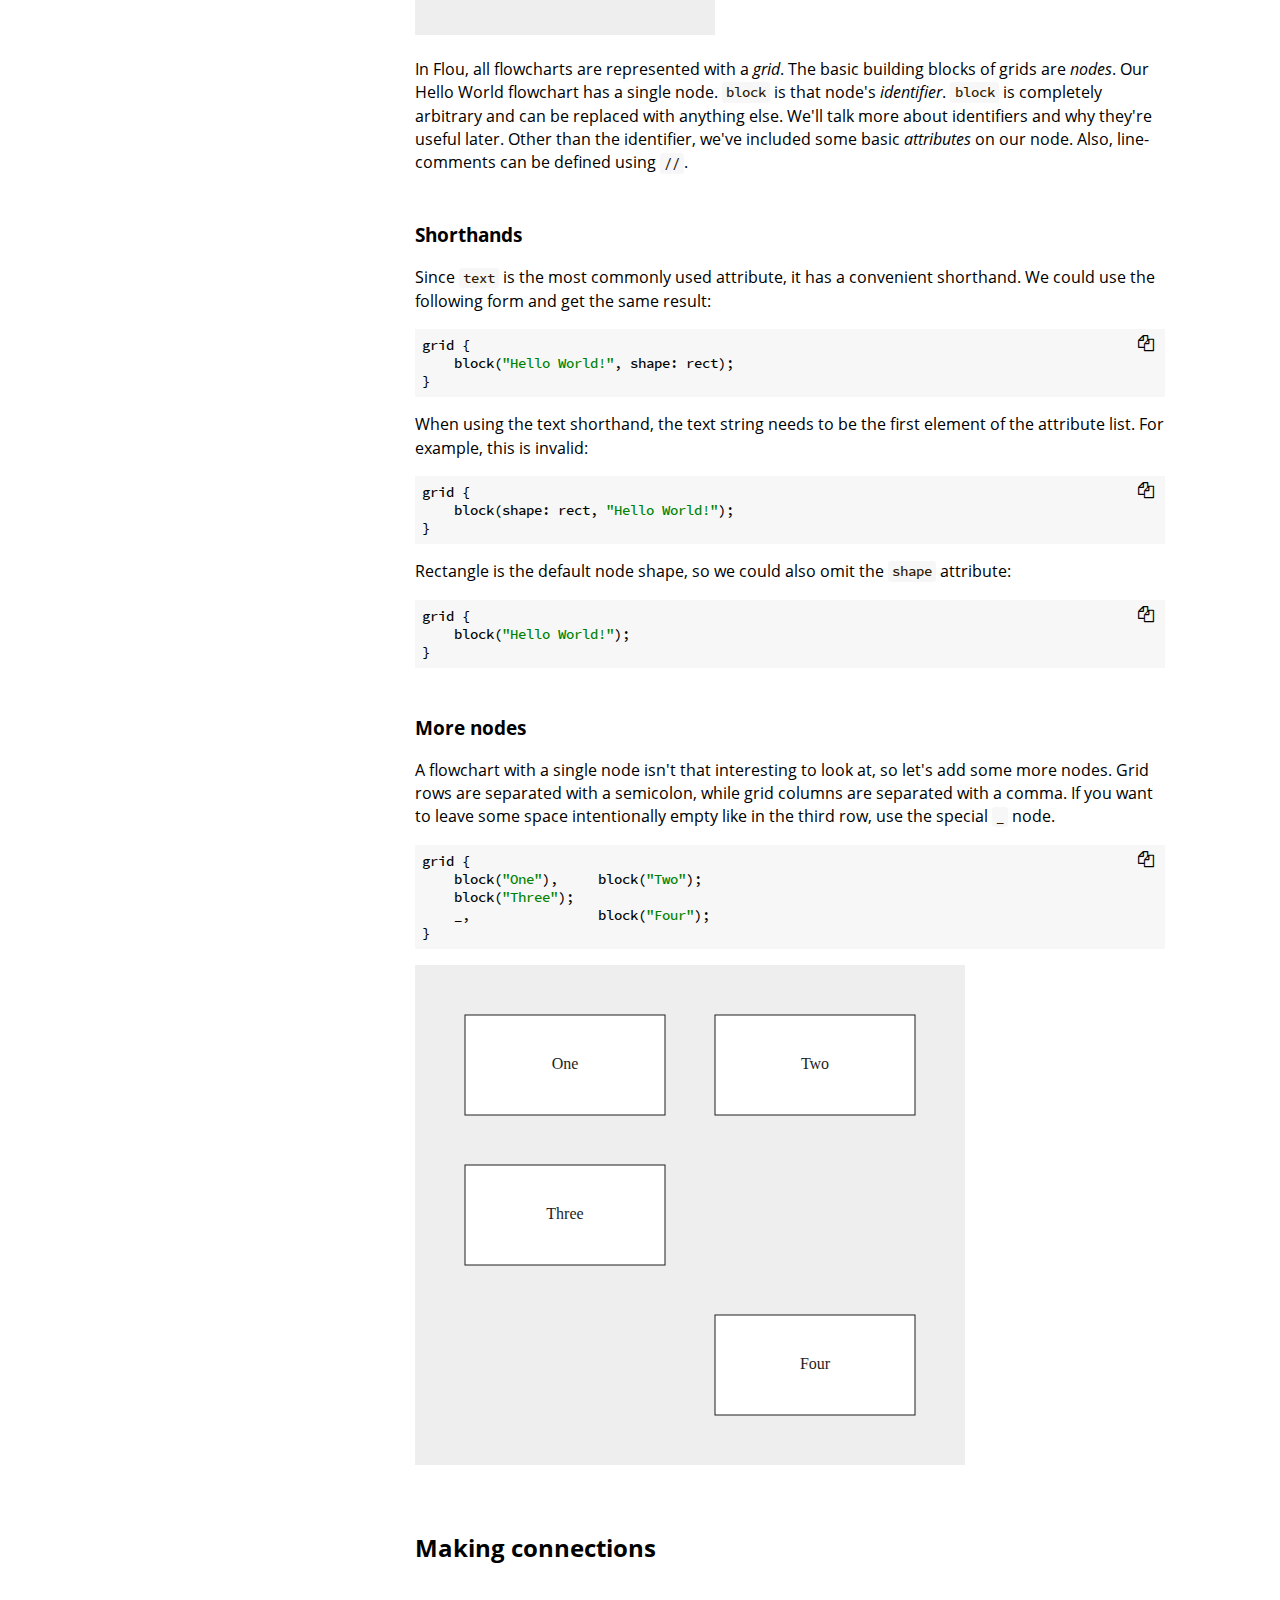
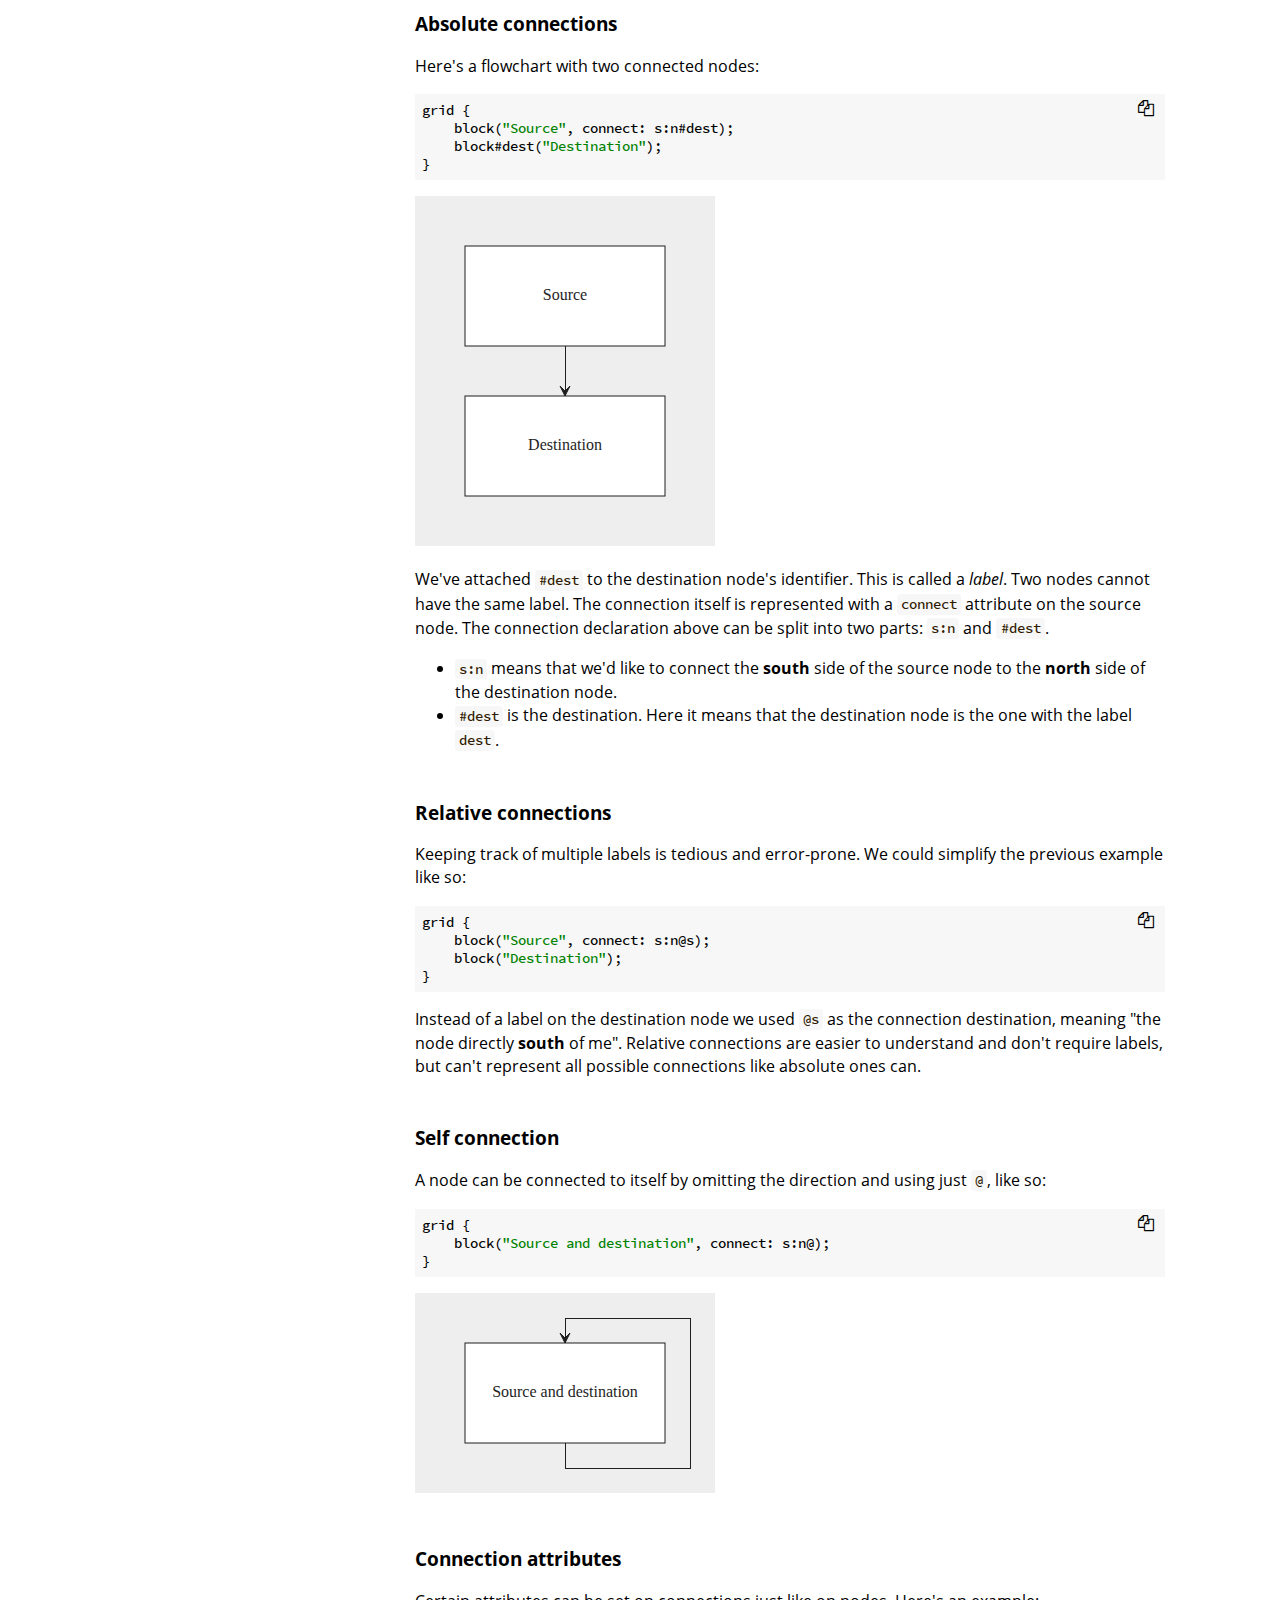
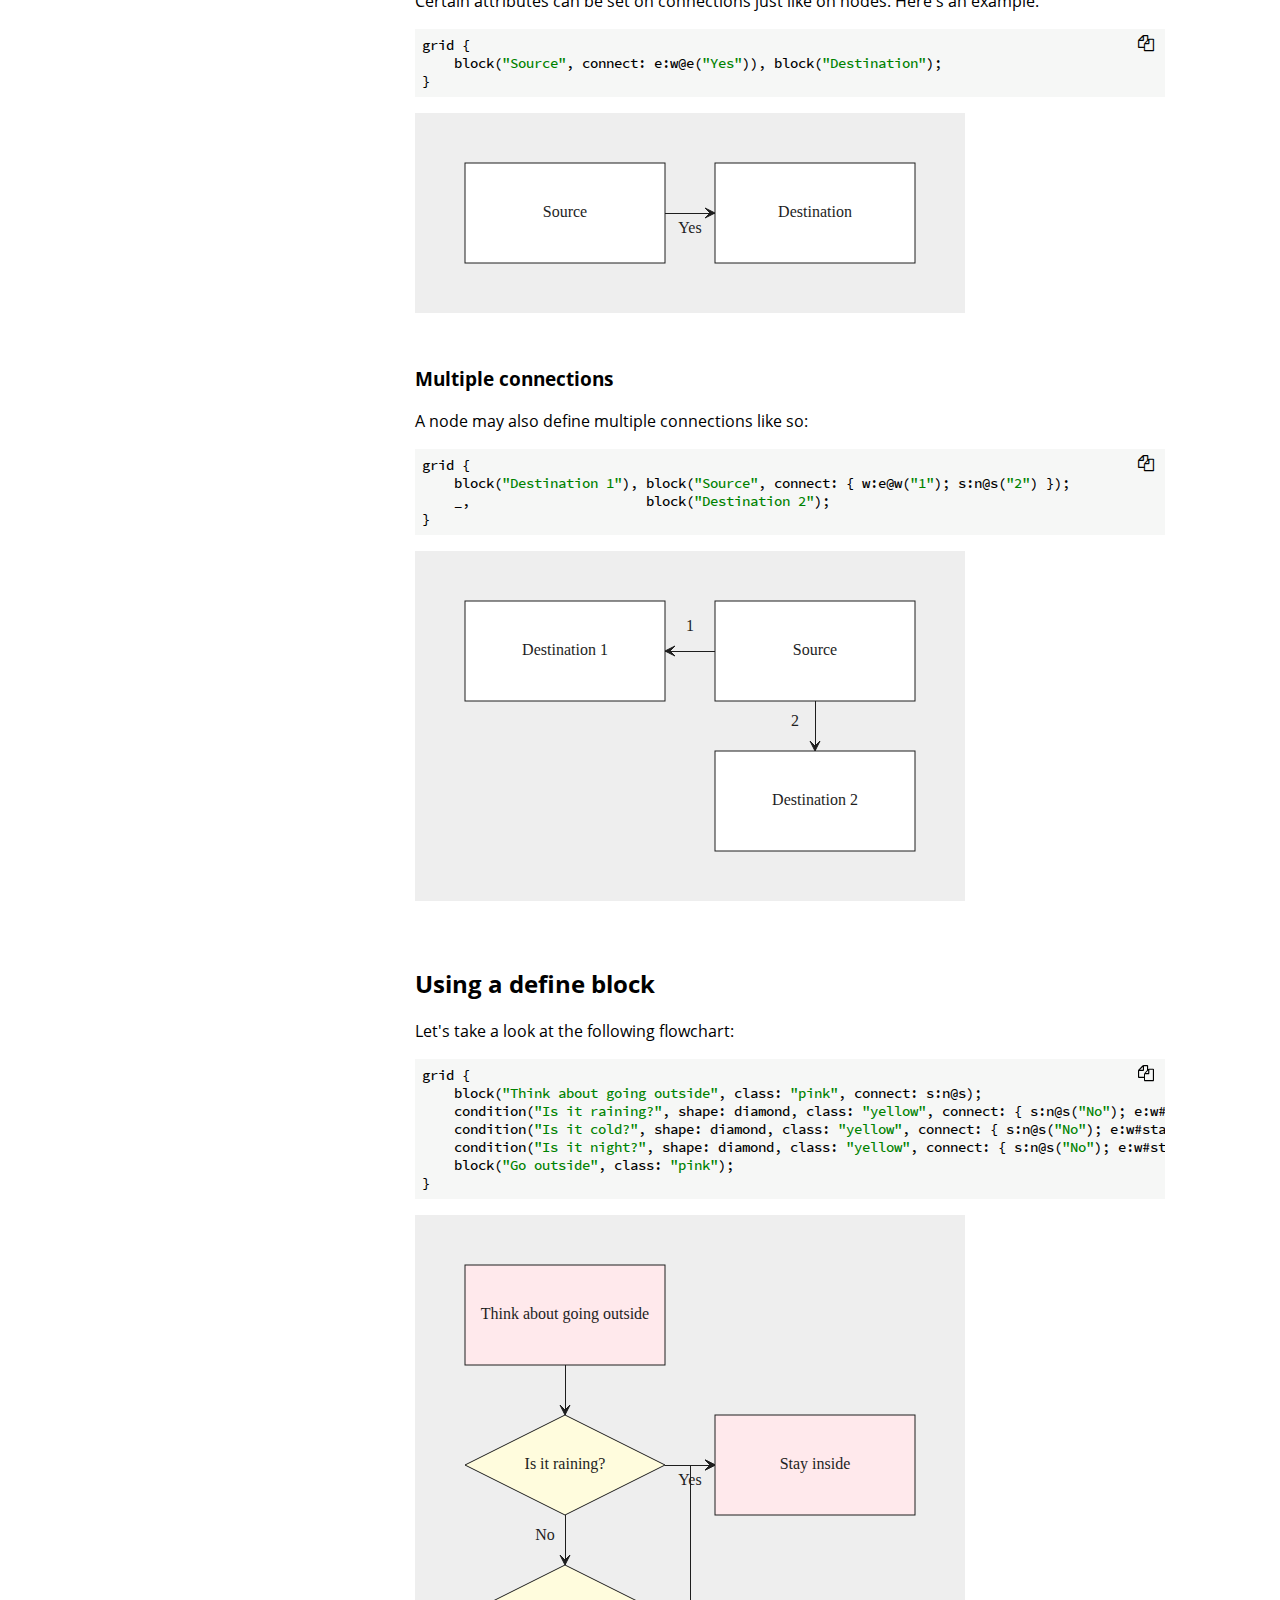
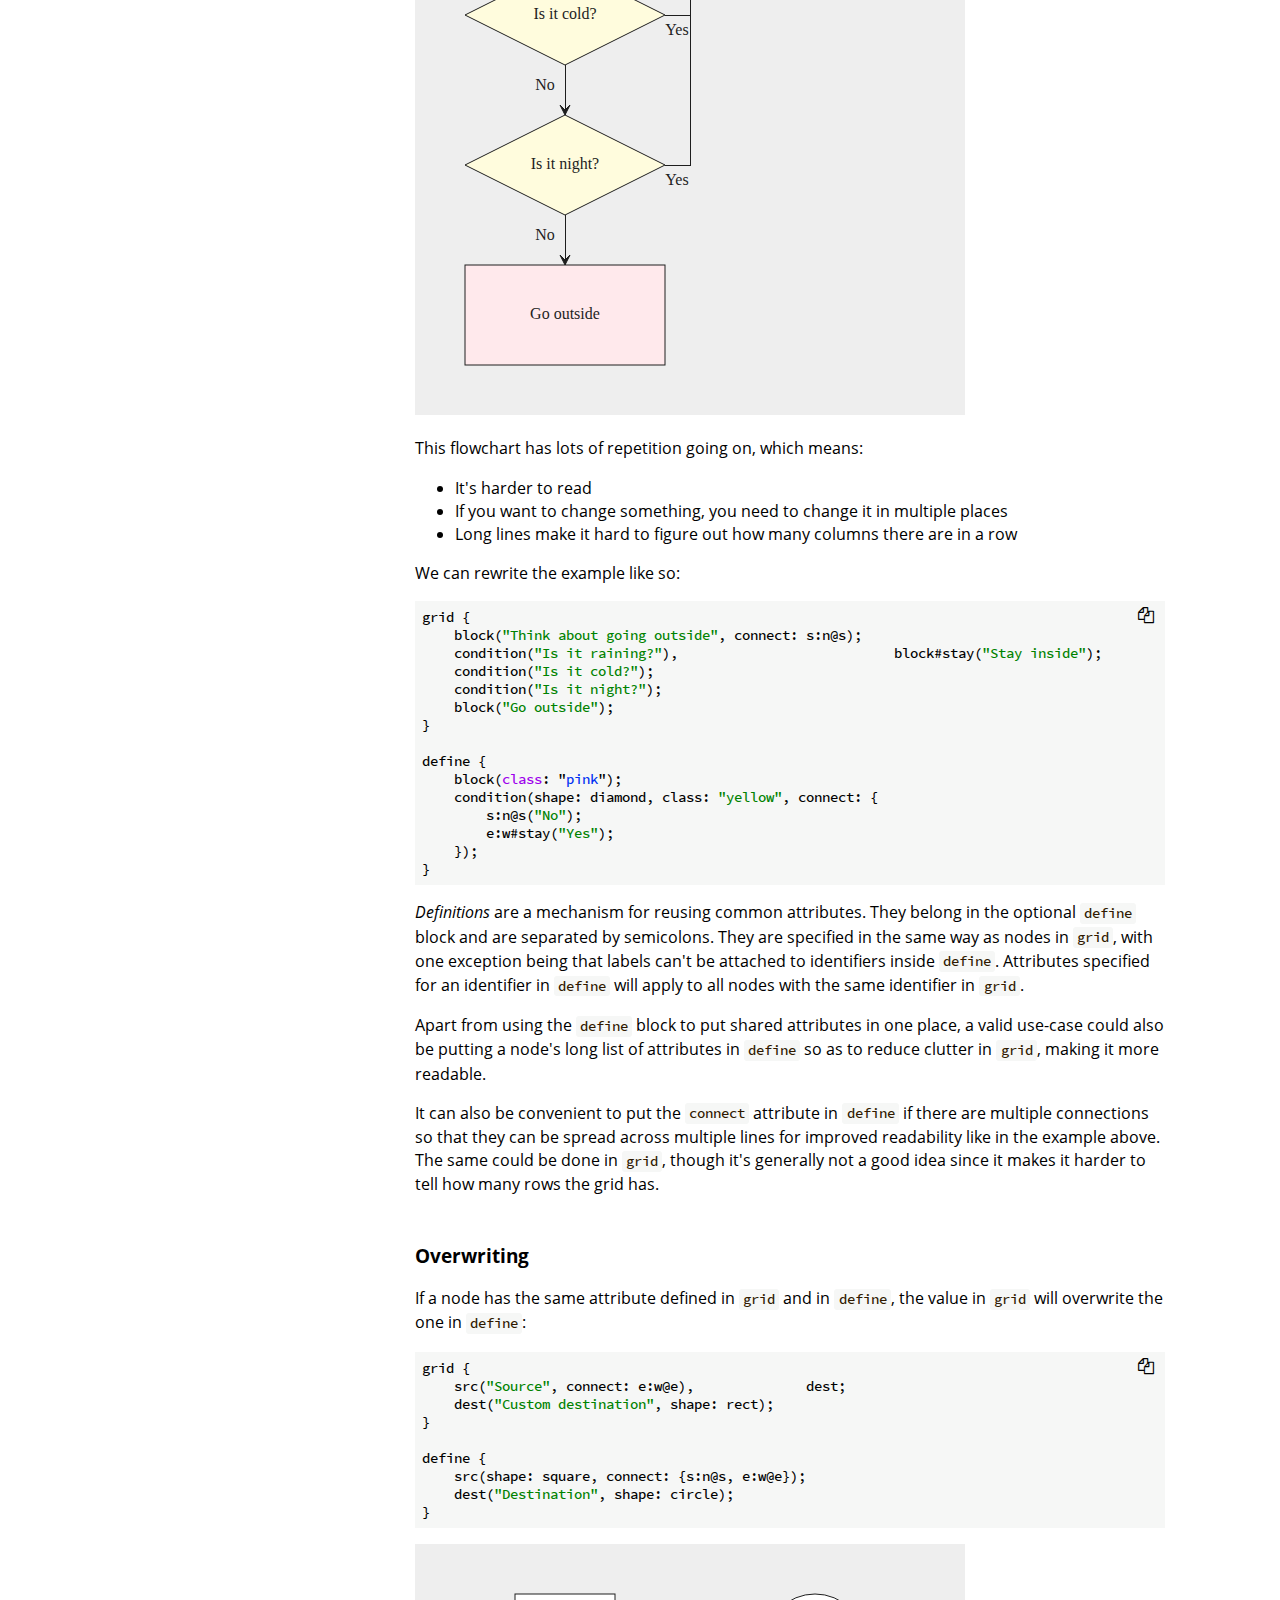
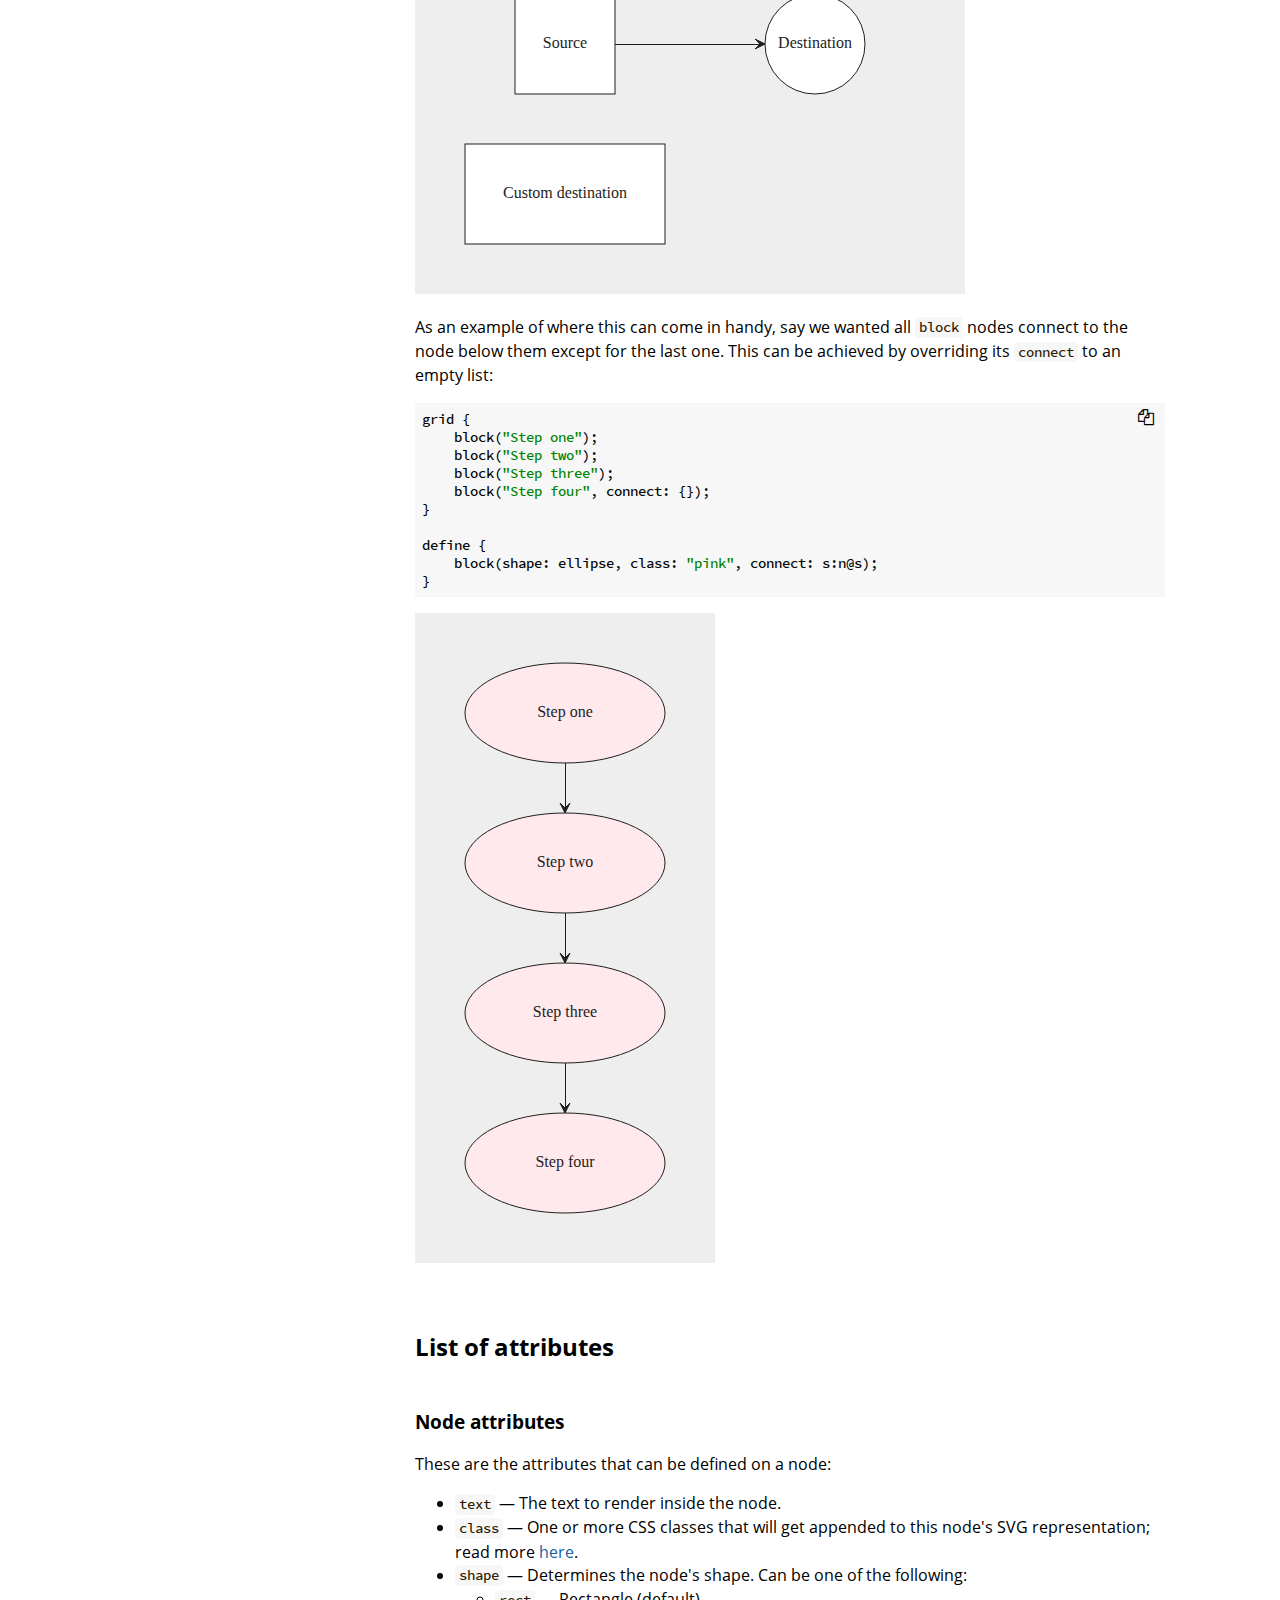
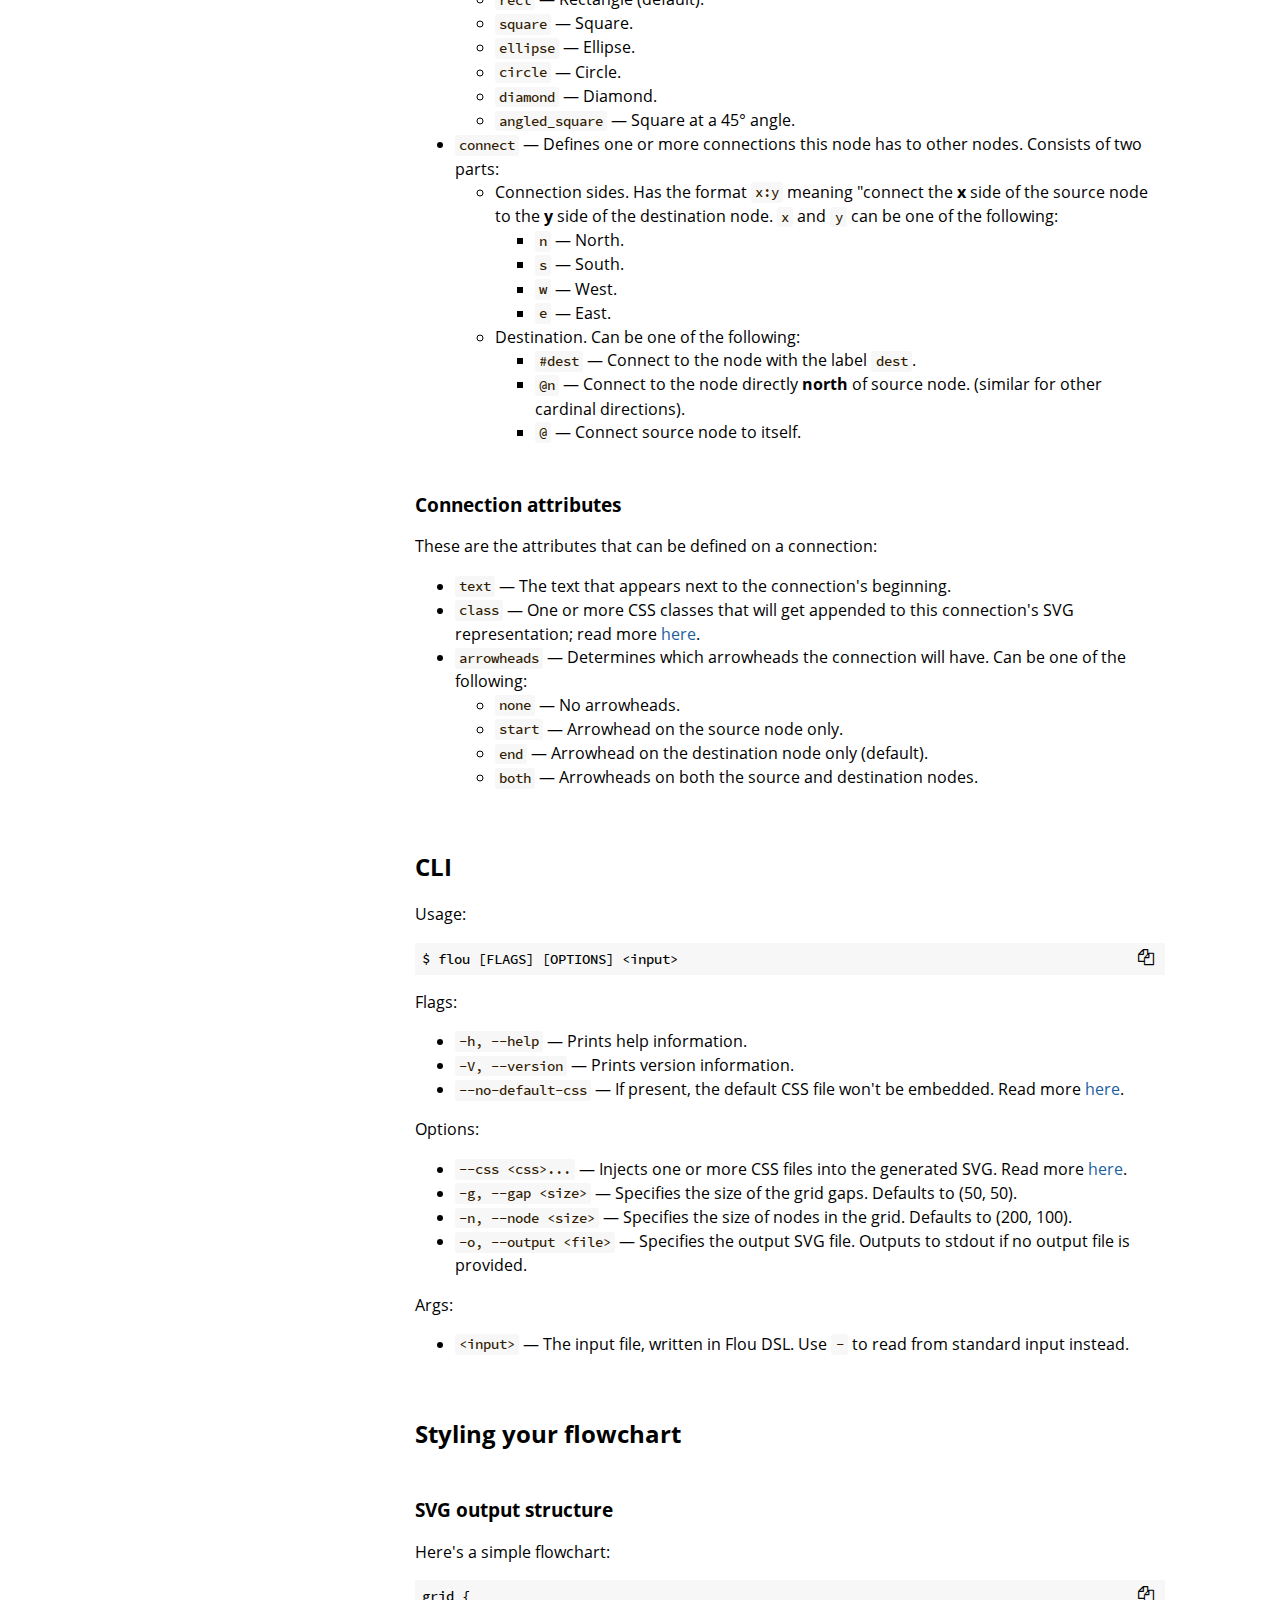
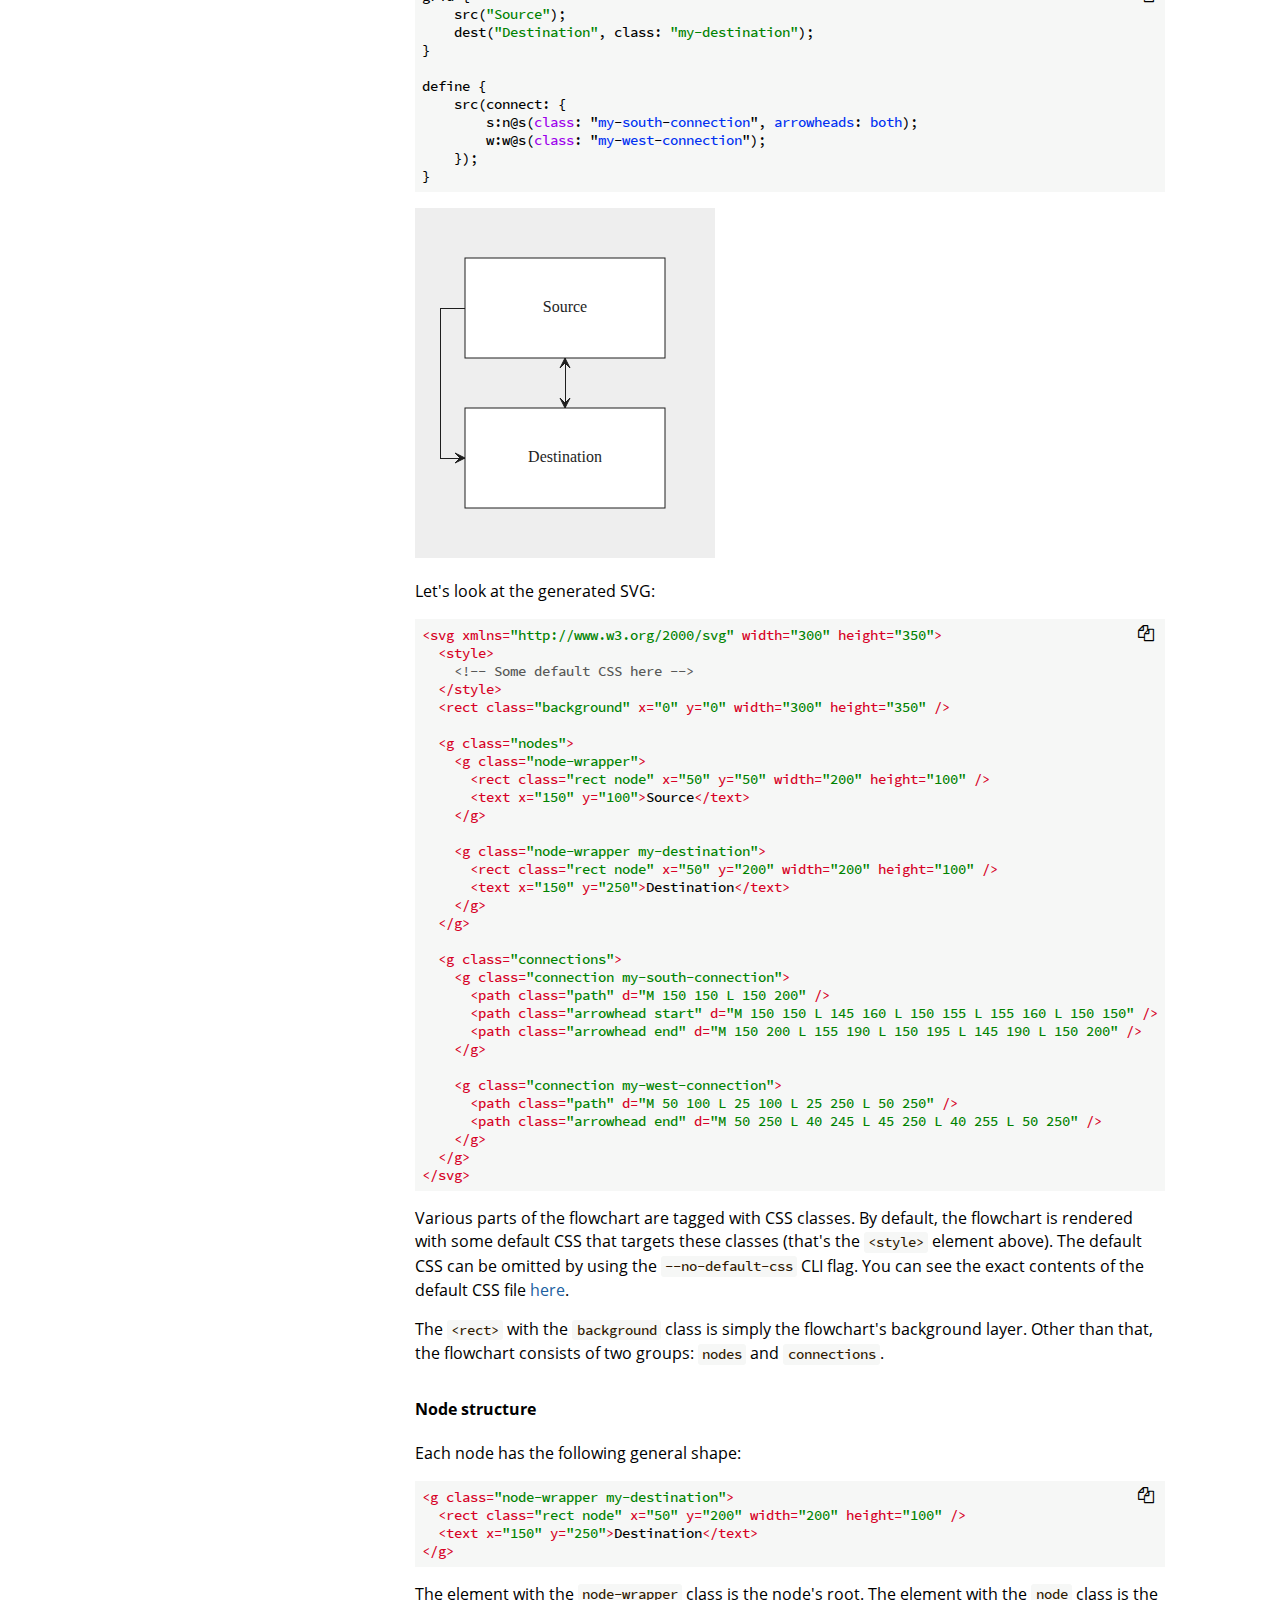
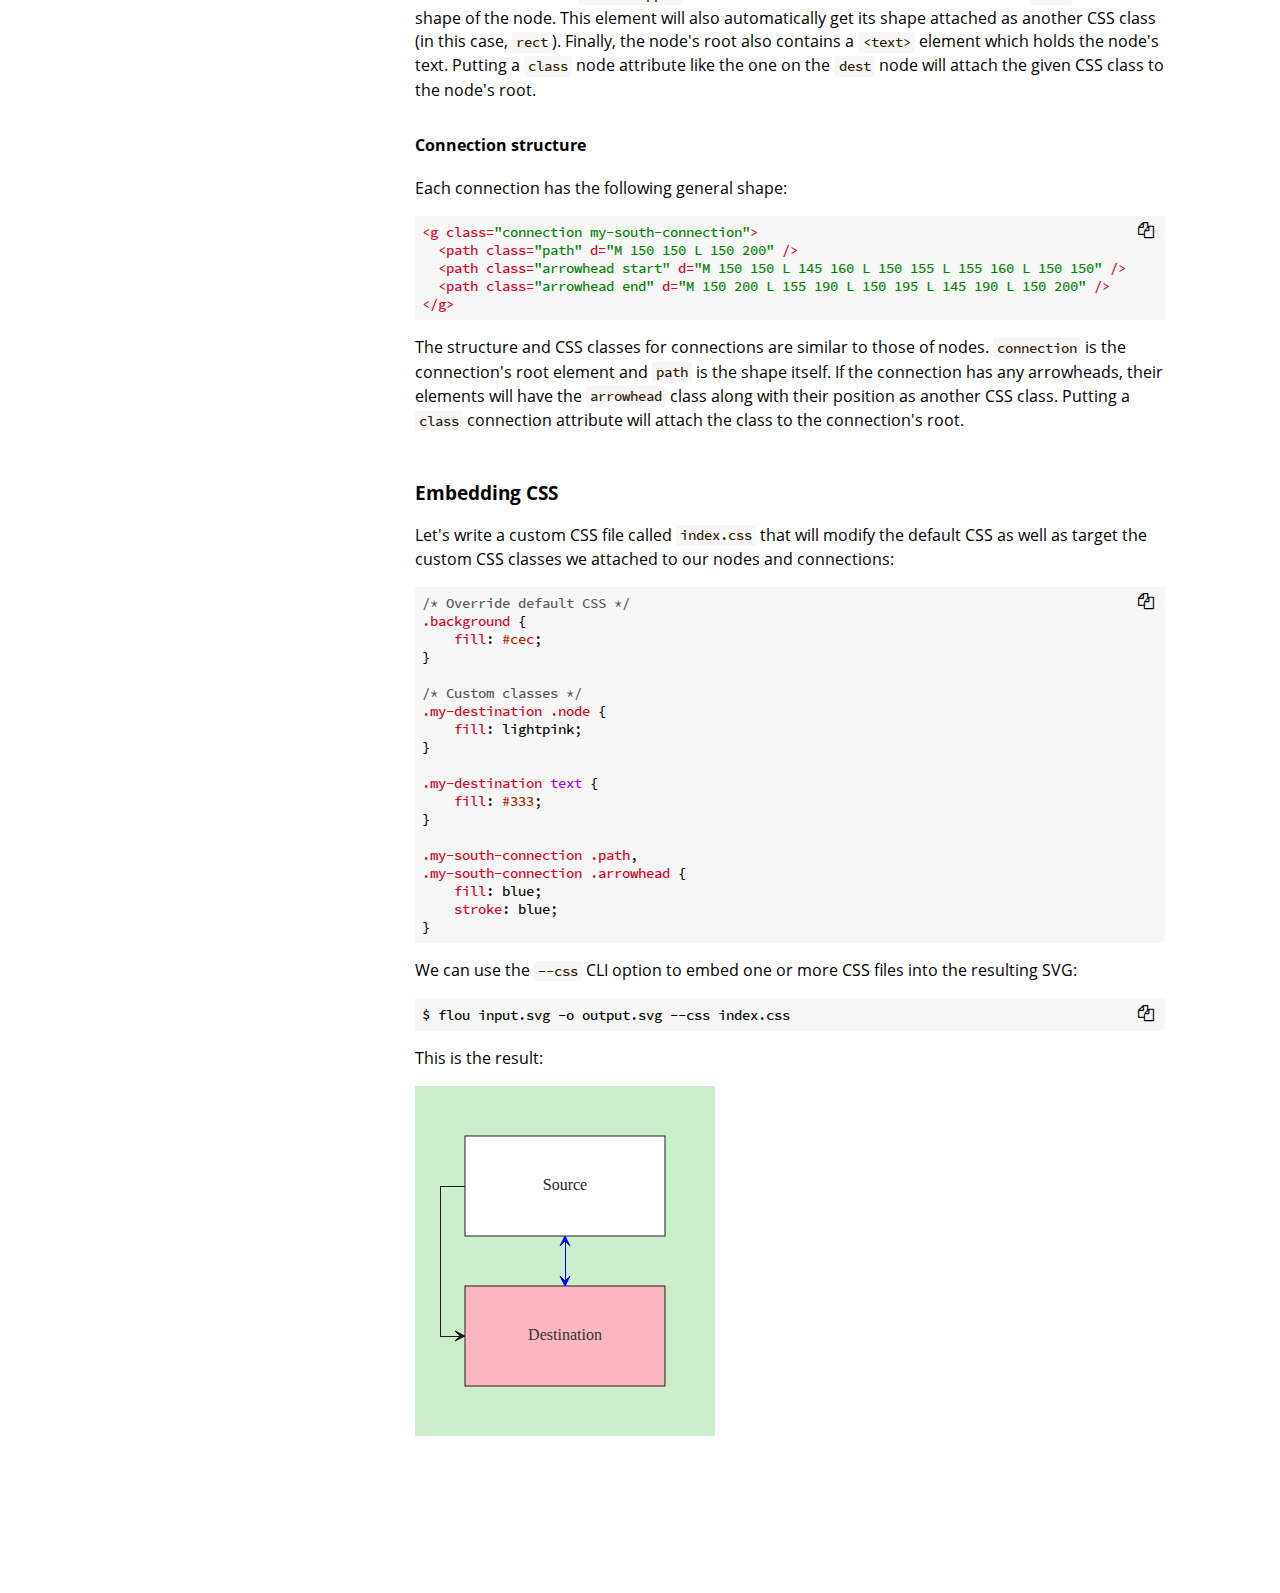
<file: print.html>
<!DOCTYPE HTML>
<html lang="en" class="sidebar-visible no-js light">
    <head>
        <!-- Book generated using mdBook -->
        <meta charset="UTF-8">
        <title>flou Documentation</title>
        <meta name="robots" content="noindex" />
        <!-- Custom HTML head -->
        <meta content="text/html; charset=utf-8" http-equiv="Content-Type">
        <meta name="description" content="">
        <meta name="viewport" content="width=device-width, initial-scale=1">
        <meta name="theme-color" content="#ffffff" />

        <link rel="icon" href="favicon.svg">
        <link rel="shortcut icon" href="favicon.png">
        <link rel="stylesheet" href="css/variables.css">
        <link rel="stylesheet" href="css/general.css">
        <link rel="stylesheet" href="css/chrome.css">
        <link rel="stylesheet" href="css/print.css" media="print">
        <!-- Fonts -->
        <link rel="stylesheet" href="FontAwesome/css/font-awesome.css">
        <link rel="stylesheet" href="fonts/fonts.css">
        <!-- Highlight.js Stylesheets -->
        <link rel="stylesheet" href="highlight.css">
        <link rel="stylesheet" href="tomorrow-night.css">
        <link rel="stylesheet" href="ayu-highlight.css">

        <!-- Custom theme stylesheets -->
    </head>
    <body>
        <!-- Provide site root to javascript -->
        <script type="text/javascript">
            var path_to_root = "";
            var default_theme = window.matchMedia("(prefers-color-scheme: dark)").matches ? "navy" : "light";
        </script>

        <!-- Work around some values being stored in localStorage wrapped in quotes -->
        <script type="text/javascript">
            try {
                var theme = localStorage.getItem('mdbook-theme');
                var sidebar = localStorage.getItem('mdbook-sidebar');

                if (theme.startsWith('"') && theme.endsWith('"')) {
                    localStorage.setItem('mdbook-theme', theme.slice(1, theme.length - 1));
                }

                if (sidebar.startsWith('"') && sidebar.endsWith('"')) {
                    localStorage.setItem('mdbook-sidebar', sidebar.slice(1, sidebar.length - 1));
                }
            } catch (e) { }
        </script>

        <!-- Set the theme before any content is loaded, prevents flash -->
        <script type="text/javascript">
            var theme;
            try { theme = localStorage.getItem('mdbook-theme'); } catch(e) { }
            if (theme === null || theme === undefined) { theme = default_theme; }
            var html = document.querySelector('html');
            html.classList.remove('no-js')
            html.classList.remove('light')
            html.classList.add(theme);
            html.classList.add('js');
        </script>

        <!-- Hide / unhide sidebar before it is displayed -->
        <script type="text/javascript">
            var html = document.querySelector('html');
            var sidebar = 'hidden';
            if (document.body.clientWidth >= 1080) {
                try { sidebar = localStorage.getItem('mdbook-sidebar'); } catch(e) { }
                sidebar = sidebar || 'visible';
            }
            html.classList.remove('sidebar-visible');
            html.classList.add("sidebar-" + sidebar);
        </script>

        <nav id="sidebar" class="sidebar" aria-label="Table of contents">
            <div class="sidebar-scrollbox">
                <ol class="chapter"><li class="chapter-item expanded affix "><a href="index.html">Introduction</a></li><li class="chapter-item expanded affix "><a href="install.html">Installation</a></li><li class="chapter-item expanded "><a href="syntax/index.html"><strong aria-hidden="true">1.</strong> Syntax</a></li><li><ol class="section"><li class="chapter-item expanded "><a href="syntax/hello_world.html"><strong aria-hidden="true">1.1.</strong> Hello World!</a></li><li class="chapter-item expanded "><a href="syntax/making_connections.html"><strong aria-hidden="true">1.2.</strong> Making connections</a></li><li class="chapter-item expanded "><a href="syntax/define_block.html"><strong aria-hidden="true">1.3.</strong> Using a define block</a></li><li class="chapter-item expanded "><a href="syntax/list_of_attributes.html"><strong aria-hidden="true">1.4.</strong> List of attributes</a></li></ol></li><li class="chapter-item expanded "><a href="cli.html"><strong aria-hidden="true">2.</strong> CLI</a></li><li class="chapter-item expanded "><a href="styling_flowchart.html"><strong aria-hidden="true">3.</strong> Styling your flowchart</a></li></ol>
            </div>
            <div id="sidebar-resize-handle" class="sidebar-resize-handle"></div>
        </nav>

        <div id="page-wrapper" class="page-wrapper">

            <div class="page">
                <div id="menu-bar-hover-placeholder"></div>
                <div id="menu-bar" class="menu-bar sticky bordered">
                    <div class="left-buttons">
                        <button id="sidebar-toggle" class="icon-button" type="button" title="Toggle Table of Contents" aria-label="Toggle Table of Contents" aria-controls="sidebar">
                            <i class="fa fa-bars"></i>
                        </button>
                        <button id="theme-toggle" class="icon-button" type="button" title="Change theme" aria-label="Change theme" aria-haspopup="true" aria-expanded="false" aria-controls="theme-list">
                            <i class="fa fa-paint-brush"></i>
                        </button>
                        <ul id="theme-list" class="theme-popup" aria-label="Themes" role="menu">
                            <li role="none"><button role="menuitem" class="theme" id="light">Light (default)</button></li>
                            <li role="none"><button role="menuitem" class="theme" id="rust">Rust</button></li>
                            <li role="none"><button role="menuitem" class="theme" id="coal">Coal</button></li>
                            <li role="none"><button role="menuitem" class="theme" id="navy">Navy</button></li>
                            <li role="none"><button role="menuitem" class="theme" id="ayu">Ayu</button></li>
                        </ul>
                        <button id="search-toggle" class="icon-button" type="button" title="Search. (Shortkey: s)" aria-label="Toggle Searchbar" aria-expanded="false" aria-keyshortcuts="S" aria-controls="searchbar">
                            <i class="fa fa-search"></i>
                        </button>
                    </div>

                    <h1 class="menu-title">flou Documentation</h1>

                    <div class="right-buttons">
                        <a href="print.html" title="Print this book" aria-label="Print this book">
                            <i id="print-button" class="fa fa-print"></i>
                        </a>
                    </div>
                </div>

                <div id="search-wrapper" class="hidden">
                    <form id="searchbar-outer" class="searchbar-outer">
                        <input type="search" id="searchbar" name="searchbar" placeholder="Search this book ..." aria-controls="searchresults-outer" aria-describedby="searchresults-header">
                    </form>
                    <div id="searchresults-outer" class="searchresults-outer hidden">
                        <div id="searchresults-header" class="searchresults-header"></div>
                        <ul id="searchresults">
                        </ul>
                    </div>
                </div>
                <!-- Apply ARIA attributes after the sidebar and the sidebar toggle button are added to the DOM -->
                <script type="text/javascript">
                    document.getElementById('sidebar-toggle').setAttribute('aria-expanded', sidebar === 'visible');
                    document.getElementById('sidebar').setAttribute('aria-hidden', sidebar !== 'visible');
                    Array.from(document.querySelectorAll('#sidebar a')).forEach(function(link) {
                        link.setAttribute('tabIndex', sidebar === 'visible' ? 0 : -1);
                    });
                </script>

                <div id="content" class="content">
                    <main>
                        <h2 id="introduction"><a class="header" href="#introduction">Introduction</a></h2>
<h3 id="what-is-flou"><a class="header" href="#what-is-flou">What is Flou?</a></h3>
<p>Flou is a <a href="https://en.wikipedia.org/wiki/Domain-specific_language">domain-specific language (DSL)</a> for describing flowcharts. It is also a CLI of the same name that renders the previously mentioned flowchart description into an SVG file.</p>
<p>Flou's goal is to offer a textual representation of flowcharts.</p>
<h3 id="reasons-to-use-flou"><a class="header" href="#reasons-to-use-flou">Reasons to use Flou?</a></h3>
<ul>
<li>If you need to generate a flowchart automatically, you can write a program that generates Flou DSL and then use the CLI tool to compile the DSL into an image.</li>
<li>Textual representation avoids easy-to-miss slight design inconsistencies that might occur when creating a flowchart with a visual design software.</li>
<li>Flou makes modifying shared flowchart parts straightforward and painless.</li>
<li>A textual flowchart representation is more suited for version control.</li>
</ul>
<h3 id="reasons-not-to-use-flou"><a class="header" href="#reasons-not-to-use-flou">Reasons NOT to use Flou?</a></h3>
<ul>
<li>It's still in beta. This means some features might be unpolished.</li>
<li>Connections that happen to have overlapping segments can bring visual ambiguity since Flou CLI won't render them side by side and will overlap them instead. However, this issue can be offset by the user since they can pick and choose the connection sides.</li>
</ul>
<div style="break-before: page; page-break-before: always;"></div><h2 id="installation"><a class="header" href="#installation">Installation</a></h2>
<p>You can grab a prebuilt binary from <a href="https://github.com/Asha20/flou/releases">here</a>. Alternatively, if you have Cargo, you can use:</p>
<pre><code>$ cargo install flou_cli
</code></pre>
<p>Which will install the <code>flou</code> binary for you to use.</p>
<div style="break-before: page; page-break-before: always;"></div><h2 id="syntax"><a class="header" href="#syntax">Syntax</a></h2>
<p>This section talks about Flou's syntax. You'll learn:</p>
<ul>
<li>How to define flowcharts using <code>grid</code>.</li>
<li>How to reuse common parts using <code>define</code>.</li>
<li>All about the basic building blocks of flowcharts: nodes and connections.</li>
</ul>
<div style="break-before: page; page-break-before: always;"></div><h2 id="hello-world"><a class="header" href="#hello-world">Hello World!</a></h2>
<p>Let's create our first flowchart:</p>
<pre><code class="language-js">grid {
    // This is a comment
    block(text: &quot;Hello World!&quot;, shape: rect);
}
</code></pre>
<p><img src="syntax/hello_world/example1.svg" alt="Example 1" /></p>
<p>In Flou, all flowcharts are represented with a <em>grid</em>. The basic building blocks of grids are <em>nodes</em>. Our Hello World flowchart has a single node. <code>block</code> is that node's <em>identifier</em>. <code>block</code> is completely arbitrary and can be replaced with anything else. We'll talk more about identifiers and why they're useful later. Other than the identifier, we've included some basic <em>attributes</em> on our node. Also, line-comments can be defined using <code>//</code>.</p>
<h3 id="shorthands"><a class="header" href="#shorthands">Shorthands</a></h3>
<p>Since <code>text</code> is the most commonly used attribute, it has a convenient shorthand. We could use the following form and get the same result:</p>
<pre><code class="language-js">grid {
    block(&quot;Hello World!&quot;, shape: rect);
}
</code></pre>
<p>When using the text shorthand, the text string needs to be the first element of the attribute list. For example, this is invalid:</p>
<pre><code class="language-js">grid {
    block(shape: rect, &quot;Hello World!&quot;);
}
</code></pre>
<p>Rectangle is the default node shape, so we could also omit the <code>shape</code> attribute:</p>
<pre><code class="language-js">grid {
    block(&quot;Hello World!&quot;);
}
</code></pre>
<h3 id="more-nodes"><a class="header" href="#more-nodes">More nodes</a></h3>
<p>A flowchart with a single node isn't that interesting to look at, so let's add some more nodes. Grid rows are separated with a semicolon, while grid columns are separated with a comma. If you want to leave some space intentionally empty like in the third row, use the special <code>_</code> node.</p>
<pre><code class="language-js">grid {
    block(&quot;One&quot;),     block(&quot;Two&quot;);
    block(&quot;Three&quot;);
    _,                block(&quot;Four&quot;);
}
</code></pre>
<p><img src="syntax/hello_world/example2.svg" alt="Example 2" /></p>
<div style="break-before: page; page-break-before: always;"></div><h2 id="making-connections"><a class="header" href="#making-connections">Making connections</a></h2>
<h3 id="absolute-connections"><a class="header" href="#absolute-connections">Absolute connections</a></h3>
<p>Here's a flowchart with two connected nodes:</p>
<pre><code class="language-js">grid {
    block(&quot;Source&quot;, connect: s:n#dest);
    block#dest(&quot;Destination&quot;);
}
</code></pre>
<p><img src="syntax/making_connections/example1.svg" alt="Example 1" /></p>
<p>We've attached <code>#dest</code> to the destination node's identifier. This is called a <em>label</em>. Two nodes cannot have the same label. The connection itself is represented with a <code>connect</code> attribute on the source node. The connection declaration above can be split into two parts: <code>s:n</code> and <code>#dest</code>.</p>
<ul>
<li><code>s:n</code> means that we'd like to connect the <strong>south</strong> side of the source node to the <strong>north</strong> side of the destination node.</li>
<li><code>#dest</code> is the destination. Here it means that the destination node is the one with the label <code>dest</code>.</li>
</ul>
<h3 id="relative-connections"><a class="header" href="#relative-connections">Relative connections</a></h3>
<p>Keeping track of multiple labels is tedious and error-prone. We could simplify the previous example like so:</p>
<pre><code class="language-js">grid {
    block(&quot;Source&quot;, connect: s:n@s);
    block(&quot;Destination&quot;);
}
</code></pre>
<p>Instead of a label on the destination node we used <code>@s</code> as the connection destination, meaning &quot;the node directly <strong>south</strong> of me&quot;. Relative connections are easier to understand and don't require labels, but can't represent all possible connections like absolute ones can.</p>
<h3 id="self-connection"><a class="header" href="#self-connection">Self connection</a></h3>
<p>A node can be connected to itself by omitting the direction and using just <code>@</code>, like so:</p>
<pre><code class="language-js">grid {
    block(&quot;Source and destination&quot;, connect: s:n@);
}
</code></pre>
<p><img src="syntax/making_connections/example2.svg" alt="Example 2" /></p>
<h3 id="connection-attributes"><a class="header" href="#connection-attributes">Connection attributes</a></h3>
<p>Certain attributes can be set on connections just like on nodes. Here's an example:</p>
<pre><code class="language-js">grid {
    block(&quot;Source&quot;, connect: e:w@e(&quot;Yes&quot;)), block(&quot;Destination&quot;);
}
</code></pre>
<p><img src="syntax/making_connections/example3.svg" alt="Example 3" /></p>
<h3 id="multiple-connections"><a class="header" href="#multiple-connections">Multiple connections</a></h3>
<p>A node may also define multiple connections like so:</p>
<pre><code class="language-js">grid {
    block(&quot;Destination 1&quot;), block(&quot;Source&quot;, connect: { w:e@w(&quot;1&quot;); s:n@s(&quot;2&quot;) });
    _,                      block(&quot;Destination 2&quot;);
}
</code></pre>
<p><img src="syntax/making_connections/example4.svg" alt="Example 4" /></p>
<div style="break-before: page; page-break-before: always;"></div><h2 id="using-a-define-block"><a class="header" href="#using-a-define-block">Using a define block</a></h2>
<p>Let's take a look at the following flowchart:</p>
<pre><code class="language-js">grid {
    block(&quot;Think about going outside&quot;, class: &quot;pink&quot;, connect: s:n@s);
    condition(&quot;Is it raining?&quot;, shape: diamond, class: &quot;yellow&quot;, connect: { s:n@s(&quot;No&quot;); e:w#stay(&quot;Yes&quot;) }), block#stay(&quot;Stay inside&quot;, class: &quot;pink&quot;);
    condition(&quot;Is it cold?&quot;, shape: diamond, class: &quot;yellow&quot;, connect: { s:n@s(&quot;No&quot;); e:w#stay(&quot;Yes&quot;) });
    condition(&quot;Is it night?&quot;, shape: diamond, class: &quot;yellow&quot;, connect: { s:n@s(&quot;No&quot;); e:w#stay(&quot;Yes&quot;) });
    block(&quot;Go outside&quot;, class: &quot;pink&quot;);
}
</code></pre>
<p><img src="syntax/define_block/example1.svg" alt="Example 1" /></p>
<p>This flowchart has lots of repetition going on, which means:</p>
<ul>
<li>It's harder to read</li>
<li>If you want to change something, you need to change it in multiple places</li>
<li>Long lines make it hard to figure out how many columns there are in a row</li>
</ul>
<p>We can rewrite the example like so:</p>
<pre><code class="language-js">grid {
    block(&quot;Think about going outside&quot;, connect: s:n@s);
    condition(&quot;Is it raining?&quot;),                           block#stay(&quot;Stay inside&quot;);
    condition(&quot;Is it cold?&quot;);
    condition(&quot;Is it night?&quot;);
    block(&quot;Go outside&quot;);
}

define {
    block(class: &quot;pink&quot;);
    condition(shape: diamond, class: &quot;yellow&quot;, connect: {
        s:n@s(&quot;No&quot;);
        e:w#stay(&quot;Yes&quot;);
    });
}
</code></pre>
<p><em>Definitions</em> are a mechanism for reusing common attributes. They belong in the optional <code>define</code> block and are separated by semicolons. They are specified in the same way as nodes in <code>grid</code>, with one exception being that labels can't be attached to identifiers inside <code>define</code>. Attributes specified for an identifier in <code>define</code> will apply to all nodes with the same identifier in <code>grid</code>.</p>
<p>Apart from using the <code>define</code> block to put shared attributes in one place, a valid use-case could also be putting a node's long list of attributes in <code>define</code> so as to reduce clutter in <code>grid</code>, making it more readable.</p>
<p>It can also be convenient to put the <code>connect</code> attribute in <code>define</code> if there are multiple connections so that they can be spread across multiple lines for improved readability like in the example above. The same could be done in <code>grid</code>, though it's generally not a good idea since it makes it harder to tell how many rows the grid has.</p>
<h3 id="overwriting"><a class="header" href="#overwriting">Overwriting</a></h3>
<p>If a node has the same attribute defined in <code>grid</code> and in <code>define</code>, the value in <code>grid</code> will overwrite the one in <code>define</code>:</p>
<pre><code class="language-js">grid {
    src(&quot;Source&quot;, connect: e:w@e),              dest;
    dest(&quot;Custom destination&quot;, shape: rect);
}

define {
    src(shape: square, connect: {s:n@s, e:w@e});
    dest(&quot;Destination&quot;, shape: circle);
}
</code></pre>
<p><img src="syntax/define_block/example3.svg" alt="Example 3" /></p>
<p>As an example of where this can come in handy, say we wanted all <code>block</code> nodes connect to the node below them except for the last one. This can be achieved by overriding its <code>connect</code> to an empty list:</p>
<pre><code class="language-js">grid {
    block(&quot;Step one&quot;);
    block(&quot;Step two&quot;);
    block(&quot;Step three&quot;);
    block(&quot;Step four&quot;, connect: {});
}

define {
    block(shape: ellipse, class: &quot;pink&quot;, connect: s:n@s);
}
</code></pre>
<p><img src="syntax/define_block/example4.svg" alt="Example 4" /></p>
<div style="break-before: page; page-break-before: always;"></div><h2 id="list-of-attributes"><a class="header" href="#list-of-attributes">List of attributes</a></h2>
<h3 id="node-attributes"><a class="header" href="#node-attributes">Node attributes</a></h3>
<p>These are the attributes that can be defined on a node:</p>
<ul>
<li><code>text</code> — The text to render inside the node.</li>
<li><code>class</code> — One or more CSS classes that will get appended to this node's SVG representation; read more <a href="syntax/../styling_flowchart.html">here</a>.</li>
<li><code>shape</code> — Determines the node's shape. Can be one of the following:
<ul>
<li><code>rect</code> — Rectangle (default).</li>
<li><code>square</code> — Square.</li>
<li><code>ellipse</code> — Ellipse.</li>
<li><code>circle</code> — Circle.</li>
<li><code>diamond</code> — Diamond.</li>
<li><code>angled_square</code> — Square at a 45° angle.</li>
</ul>
</li>
<li><code>connect</code> — Defines one or more connections this node has to other nodes. Consists of two parts:
<ul>
<li>Connection sides. Has the format <code>x:y</code> meaning &quot;connect the <strong>x</strong> side of the source node to the <strong>y</strong> side of the destination node. <code>x</code> and <code>y</code> can be one of the following:
<ul>
<li><code>n</code> — North.</li>
<li><code>s</code> — South.</li>
<li><code>w</code> — West.</li>
<li><code>e</code> — East.</li>
</ul>
</li>
<li>Destination. Can be one of the following:
<ul>
<li><code>#dest</code> — Connect to the node with the label <code>dest</code>.</li>
<li><code>@n</code> — Connect to the node directly <strong>north</strong> of source node. (similar for other cardinal directions).</li>
<li><code>@</code> — Connect source node to itself.</li>
</ul>
</li>
</ul>
</li>
</ul>
<h3 id="connection-attributes-1"><a class="header" href="#connection-attributes-1">Connection attributes</a></h3>
<p>These are the attributes that can be defined on a connection:</p>
<ul>
<li><code>text</code> — The text that appears next to the connection's beginning.</li>
<li><code>class</code> — One or more CSS classes that will get appended to this connection's SVG representation; read more <a href="syntax/../styling_flowchart.html">here</a>.</li>
<li><code>arrowheads</code> — Determines which arrowheads the connection will have. Can be one of the following:
<ul>
<li><code>none</code> — No arrowheads.</li>
<li><code>start</code> — Arrowhead on the source node only.</li>
<li><code>end</code> — Arrowhead on the destination node only (default).</li>
<li><code>both</code> — Arrowheads on both the source and destination nodes.</li>
</ul>
</li>
</ul>
<div style="break-before: page; page-break-before: always;"></div><h2 id="cli"><a class="header" href="#cli">CLI</a></h2>
<p>Usage:</p>
<pre><code>$ flou [FLAGS] [OPTIONS] &lt;input&gt;
</code></pre>
<p>Flags:</p>
<ul>
<li><code>-h, --help</code> — Prints help information.</li>
<li><code>-V, --version</code> — Prints version information.</li>
<li><code>--no-default-css</code> — If present, the default CSS file won't be embedded. Read more <a href="styling_flowchart.html">here</a>.</li>
</ul>
<p>Options:</p>
<ul>
<li><code>--css &lt;css&gt;...</code> — Injects one or more CSS files into the generated SVG. Read more <a href="styling_flowchart.html">here</a>.</li>
<li><code>-g, --gap &lt;size&gt;</code> — Specifies the size of the grid gaps. Defaults to (50, 50).</li>
<li><code>-n, --node &lt;size&gt;</code> — Specifies the size of nodes in the grid. Defaults to (200, 100).</li>
<li><code>-o, --output &lt;file&gt;</code> — Specifies the output SVG file. Outputs to stdout if no output file is provided.</li>
</ul>
<p>Args:</p>
<ul>
<li><code>&lt;input&gt;</code> — The input file, written in Flou DSL. Use <code>-</code> to read from standard input instead.</li>
</ul>
<div style="break-before: page; page-break-before: always;"></div><h2 id="styling-your-flowchart"><a class="header" href="#styling-your-flowchart">Styling your flowchart</a></h2>
<h3 id="svg-output-structure"><a class="header" href="#svg-output-structure">SVG output structure</a></h3>
<p>Here's a simple flowchart:</p>
<pre><code class="language-js">grid {
    src(&quot;Source&quot;);
    dest(&quot;Destination&quot;, class: &quot;my-destination&quot;);
}

define {
    src(connect: {
        s:n@s(class: &quot;my-south-connection&quot;, arrowheads: both);
        w:w@s(class: &quot;my-west-connection&quot;);
    });
}
</code></pre>
<p><img src="styling_flowchart/example1.svg" alt="Example 1" /></p>
<p>Let's look at the generated SVG:</p>
<pre><code class="language-xml">&lt;svg xmlns=&quot;http://www.w3.org/2000/svg&quot; width=&quot;300&quot; height=&quot;350&quot;&gt;
  &lt;style&gt;
    &lt;!-- Some default CSS here --&gt;
  &lt;/style&gt;
  &lt;rect class=&quot;background&quot; x=&quot;0&quot; y=&quot;0&quot; width=&quot;300&quot; height=&quot;350&quot; /&gt;

  &lt;g class=&quot;nodes&quot;&gt;
    &lt;g class=&quot;node-wrapper&quot;&gt;
      &lt;rect class=&quot;rect node&quot; x=&quot;50&quot; y=&quot;50&quot; width=&quot;200&quot; height=&quot;100&quot; /&gt;
      &lt;text x=&quot;150&quot; y=&quot;100&quot;&gt;Source&lt;/text&gt;
    &lt;/g&gt;

    &lt;g class=&quot;node-wrapper my-destination&quot;&gt;
      &lt;rect class=&quot;rect node&quot; x=&quot;50&quot; y=&quot;200&quot; width=&quot;200&quot; height=&quot;100&quot; /&gt;
      &lt;text x=&quot;150&quot; y=&quot;250&quot;&gt;Destination&lt;/text&gt;
    &lt;/g&gt;
  &lt;/g&gt;

  &lt;g class=&quot;connections&quot;&gt;
    &lt;g class=&quot;connection my-south-connection&quot;&gt;
      &lt;path class=&quot;path&quot; d=&quot;M 150 150 L 150 200&quot; /&gt;
      &lt;path class=&quot;arrowhead start&quot; d=&quot;M 150 150 L 145 160 L 150 155 L 155 160 L 150 150&quot; /&gt;
      &lt;path class=&quot;arrowhead end&quot; d=&quot;M 150 200 L 155 190 L 150 195 L 145 190 L 150 200&quot; /&gt;
    &lt;/g&gt;

    &lt;g class=&quot;connection my-west-connection&quot;&gt;
      &lt;path class=&quot;path&quot; d=&quot;M 50 100 L 25 100 L 25 250 L 50 250&quot; /&gt;
      &lt;path class=&quot;arrowhead end&quot; d=&quot;M 50 250 L 40 245 L 45 250 L 40 255 L 50 250&quot; /&gt;
    &lt;/g&gt;
  &lt;/g&gt;
&lt;/svg&gt;
</code></pre>
<p>Various parts of the flowchart are tagged with CSS classes. By default, the flowchart is rendered with some default CSS that targets these classes (that's the <code>&lt;style&gt;</code> element above). The default CSS can be omitted by using the <code>--no-default-css</code> CLI flag. You can see the exact contents of the default CSS file <a href="https://github.com/Asha20/flou/blob/master/crates/flou/src/css/default.css">here</a>.</p>
<p>The <code>&lt;rect&gt;</code> with the <code>background</code> class is simply the flowchart's background layer. Other than that, the flowchart consists of two groups: <code>nodes</code> and <code>connections</code>.</p>
<h4 id="node-structure"><a class="header" href="#node-structure">Node structure</a></h4>
<p>Each node has the following general shape:</p>
<pre><code class="language-xml">&lt;g class=&quot;node-wrapper my-destination&quot;&gt;
  &lt;rect class=&quot;rect node&quot; x=&quot;50&quot; y=&quot;200&quot; width=&quot;200&quot; height=&quot;100&quot; /&gt;
  &lt;text x=&quot;150&quot; y=&quot;250&quot;&gt;Destination&lt;/text&gt;
&lt;/g&gt;
</code></pre>
<p>The element with the <code>node-wrapper</code> class is the node's root. The element with the <code>node</code> class is the shape of the node. This element will also automatically get its shape attached as another CSS class (in this case, <code>rect</code>). Finally, the node's root also contains a <code>&lt;text&gt;</code> element which holds the node's text. Putting a <code>class</code> node attribute like the one on the <code>dest</code> node will attach the given CSS class to the node's root.</p>
<h4 id="connection-structure"><a class="header" href="#connection-structure">Connection structure</a></h4>
<p>Each connection has the following general shape:</p>
<pre><code class="language-xml">&lt;g class=&quot;connection my-south-connection&quot;&gt;
  &lt;path class=&quot;path&quot; d=&quot;M 150 150 L 150 200&quot; /&gt;
  &lt;path class=&quot;arrowhead start&quot; d=&quot;M 150 150 L 145 160 L 150 155 L 155 160 L 150 150&quot; /&gt;
  &lt;path class=&quot;arrowhead end&quot; d=&quot;M 150 200 L 155 190 L 150 195 L 145 190 L 150 200&quot; /&gt;
&lt;/g&gt;
</code></pre>
<p>The structure and CSS classes for connections are similar to those of nodes. <code>connection</code> is the connection's root element and <code>path</code> is the shape itself. If the connection has any arrowheads, their elements will have the <code>arrowhead</code> class along with their position as another CSS class. Putting a <code>class</code> connection attribute will attach the class to the connection's root.</p>
<h3 id="embedding-css"><a class="header" href="#embedding-css">Embedding CSS</a></h3>
<p>Let's write a custom CSS file called <code>index.css</code> that will modify the default CSS as well as target the custom CSS classes we attached to our nodes and connections:</p>
<pre><code class="language-css">/* Override default CSS */
.background {
    fill: #cec;
}

/* Custom classes */
.my-destination .node {
    fill: lightpink;
}

.my-destination text {
    fill: #333;
}

.my-south-connection .path,
.my-south-connection .arrowhead {
    fill: blue;
    stroke: blue;
}
</code></pre>
<p>We can use the <code>--css</code> CLI option to embed one or more CSS files into the resulting SVG:</p>
<pre><code>$ flou input.svg -o output.svg --css index.css
</code></pre>
<p>This is the result:</p>
<p><img src="styling_flowchart/example2.svg" alt="Example 2" /></p>

                    </main>

                    <nav class="nav-wrapper" aria-label="Page navigation">
                        <!-- Mobile navigation buttons -->
                        <div style="clear: both"></div>
                    </nav>
                </div>
            </div>

            <nav class="nav-wide-wrapper" aria-label="Page navigation">
            </nav>

        </div>

        <script type="text/javascript">
            window.playground_copyable = true;
        </script>
        <script src="elasticlunr.min.js" type="text/javascript" charset="utf-8"></script>
        <script src="mark.min.js" type="text/javascript" charset="utf-8"></script>
        <script src="searcher.js" type="text/javascript" charset="utf-8"></script>
        <script src="clipboard.min.js" type="text/javascript" charset="utf-8"></script>
        <script src="highlight.js" type="text/javascript" charset="utf-8"></script>
        <script src="book.js" type="text/javascript" charset="utf-8"></script>

        <!-- Custom JS scripts -->
        <script type="text/javascript">
        window.addEventListener('load', function() {
            window.setTimeout(window.print, 100);
        });
        </script>
    </body>
</html>
</file>
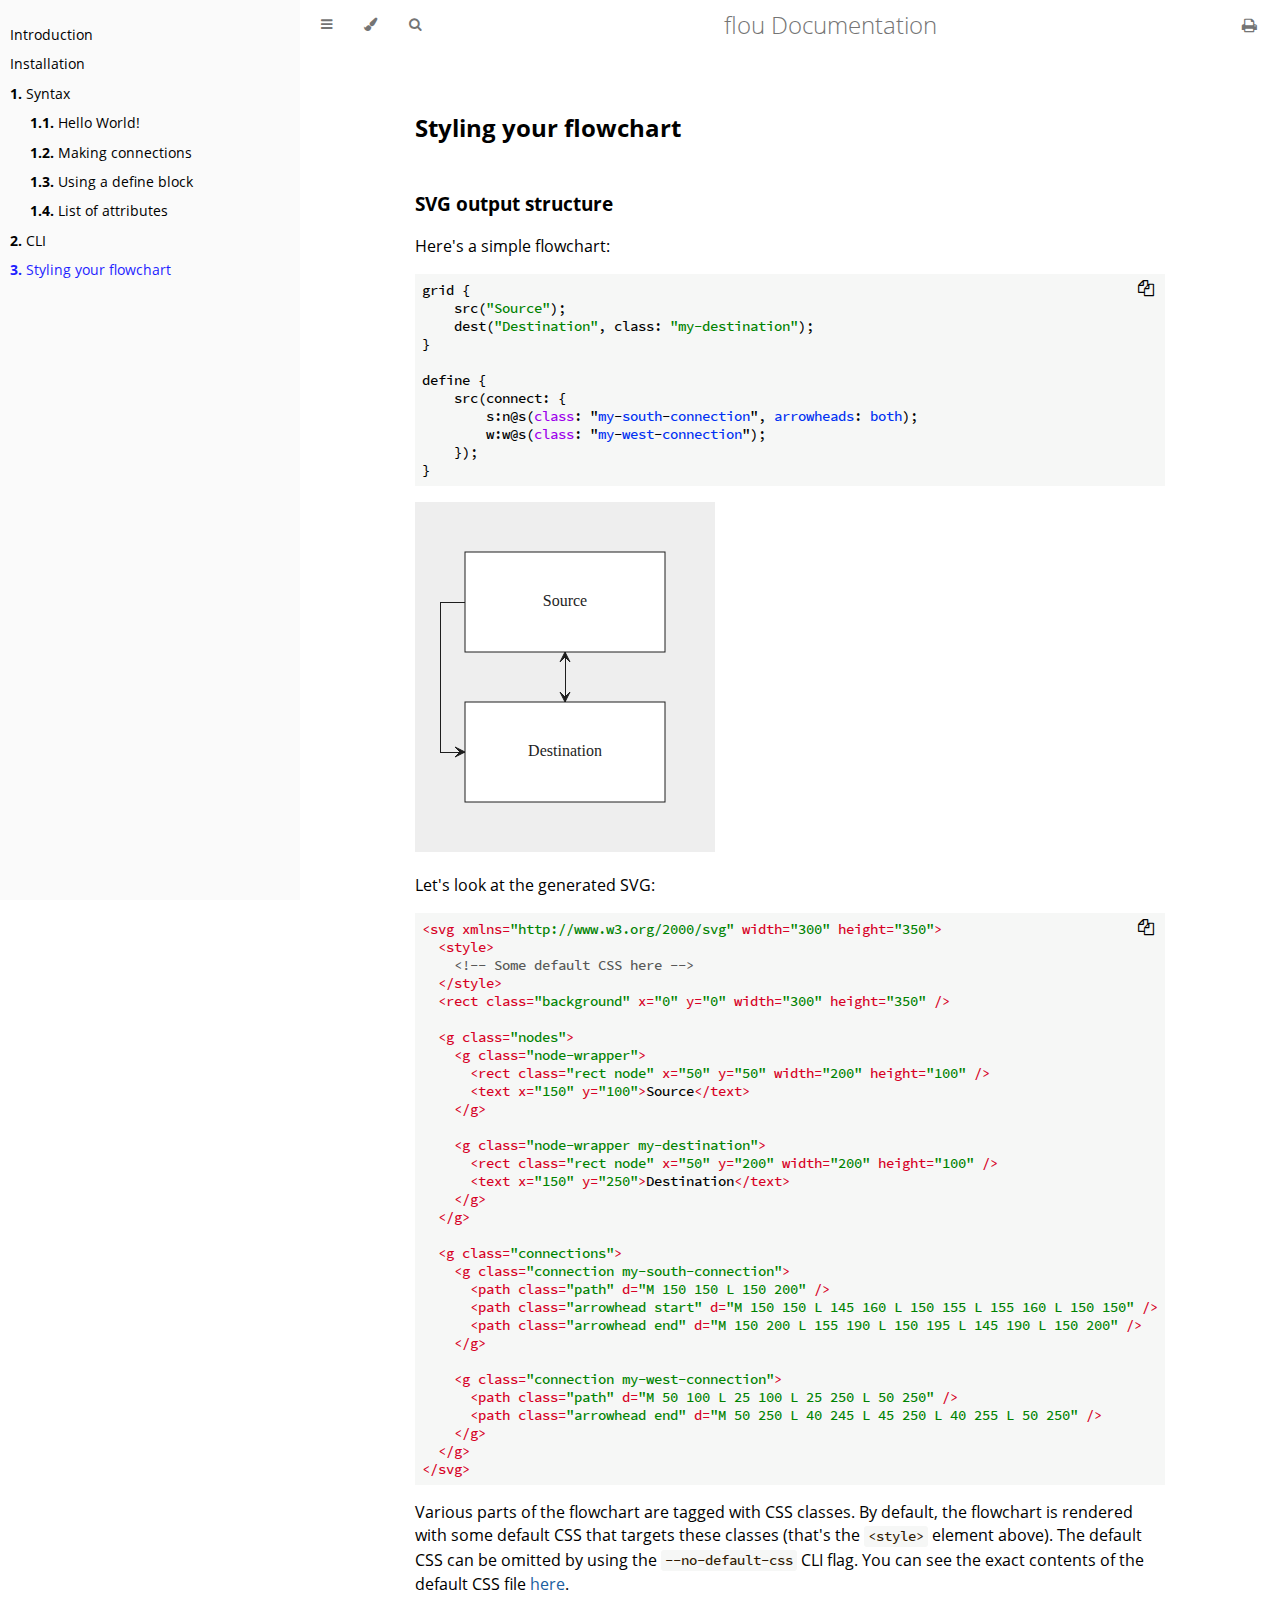
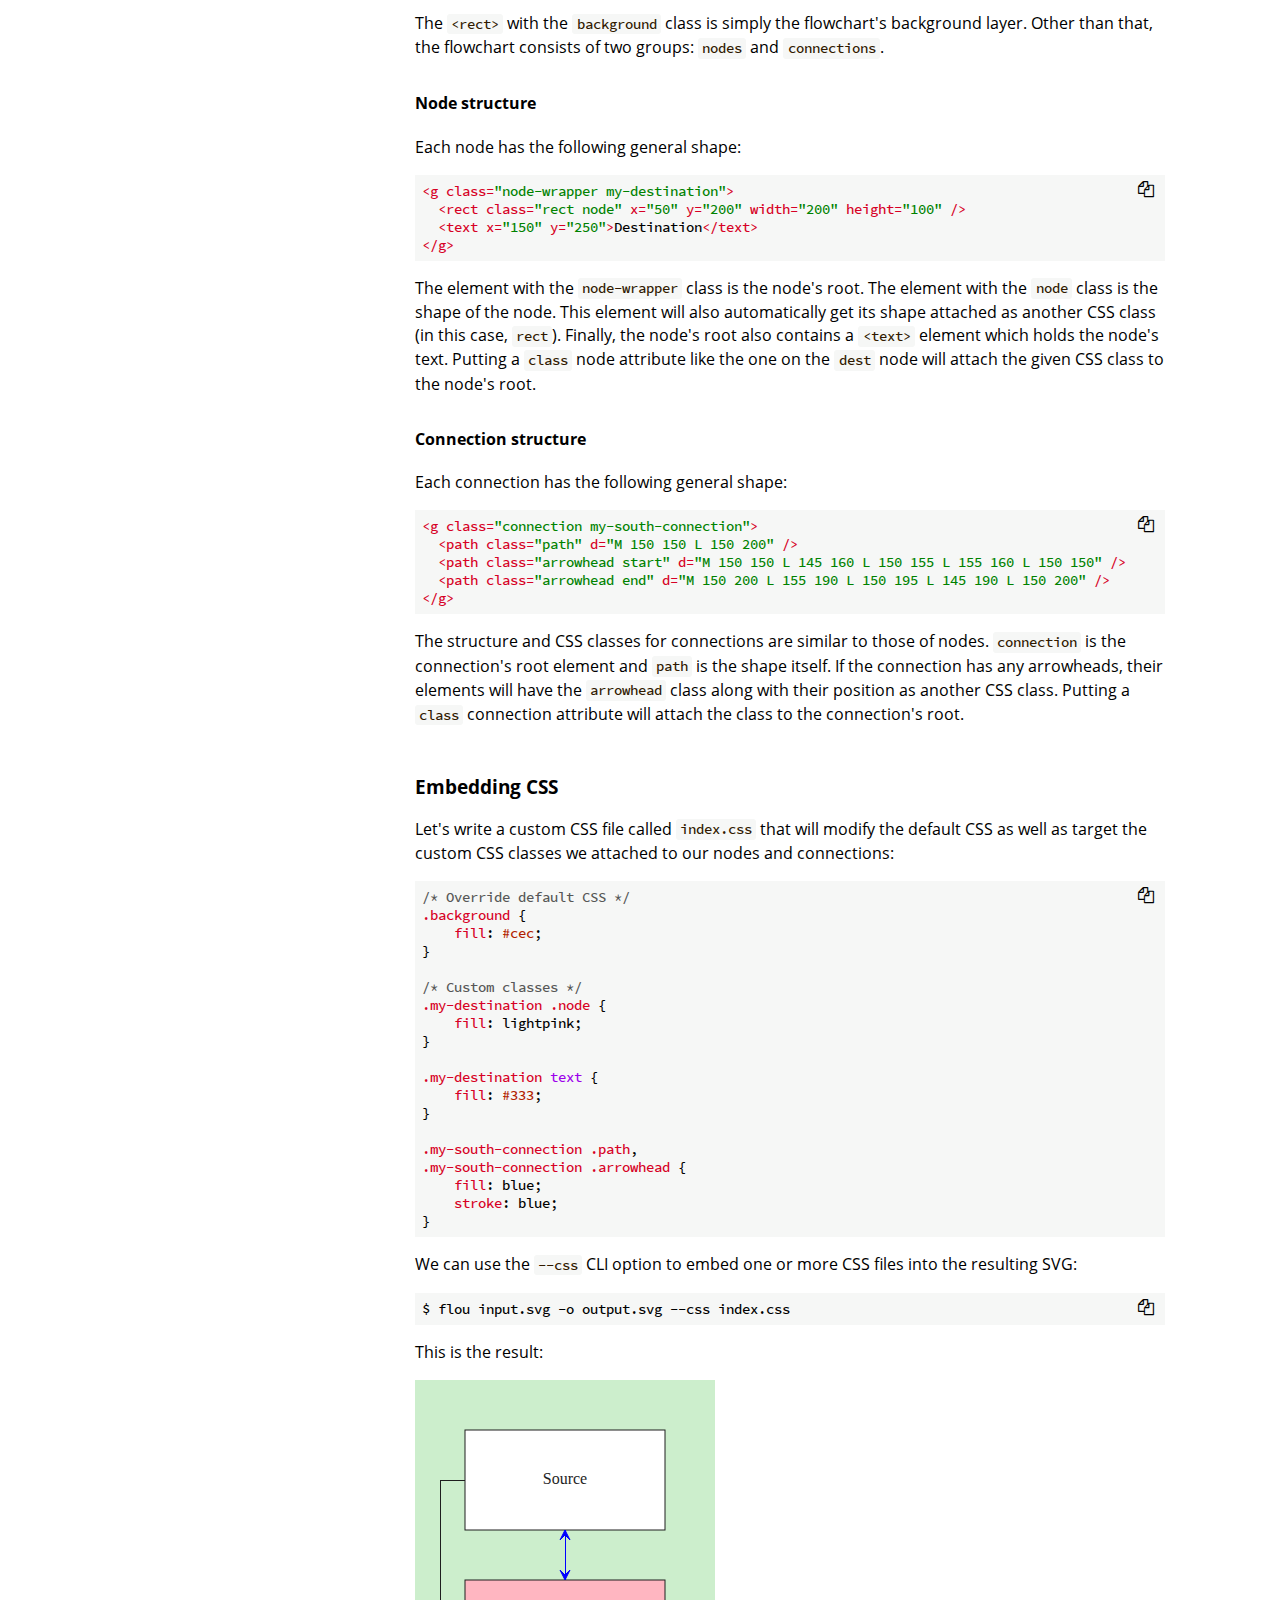
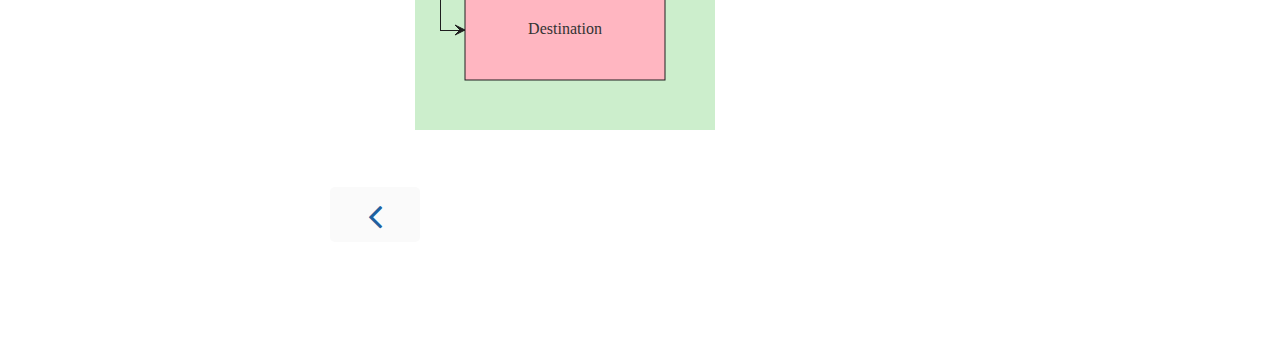
<file: styling_flowchart.html>
<!DOCTYPE HTML>
<html lang="en" class="sidebar-visible no-js light">
    <head>
        <!-- Book generated using mdBook -->
        <meta charset="UTF-8">
        <title>Styling your flowchart - flou Documentation</title>
        <!-- Custom HTML head -->
        <meta content="text/html; charset=utf-8" http-equiv="Content-Type">
        <meta name="description" content="">
        <meta name="viewport" content="width=device-width, initial-scale=1">
        <meta name="theme-color" content="#ffffff" />

        <link rel="icon" href="favicon.svg">
        <link rel="shortcut icon" href="favicon.png">
        <link rel="stylesheet" href="css/variables.css">
        <link rel="stylesheet" href="css/general.css">
        <link rel="stylesheet" href="css/chrome.css">
        <link rel="stylesheet" href="css/print.css" media="print">
        <!-- Fonts -->
        <link rel="stylesheet" href="FontAwesome/css/font-awesome.css">
        <link rel="stylesheet" href="fonts/fonts.css">
        <!-- Highlight.js Stylesheets -->
        <link rel="stylesheet" href="highlight.css">
        <link rel="stylesheet" href="tomorrow-night.css">
        <link rel="stylesheet" href="ayu-highlight.css">

        <!-- Custom theme stylesheets -->
    </head>
    <body>
        <!-- Provide site root to javascript -->
        <script type="text/javascript">
            var path_to_root = "";
            var default_theme = window.matchMedia("(prefers-color-scheme: dark)").matches ? "navy" : "light";
        </script>

        <!-- Work around some values being stored in localStorage wrapped in quotes -->
        <script type="text/javascript">
            try {
                var theme = localStorage.getItem('mdbook-theme');
                var sidebar = localStorage.getItem('mdbook-sidebar');

                if (theme.startsWith('"') && theme.endsWith('"')) {
                    localStorage.setItem('mdbook-theme', theme.slice(1, theme.length - 1));
                }

                if (sidebar.startsWith('"') && sidebar.endsWith('"')) {
                    localStorage.setItem('mdbook-sidebar', sidebar.slice(1, sidebar.length - 1));
                }
            } catch (e) { }
        </script>

        <!-- Set the theme before any content is loaded, prevents flash -->
        <script type="text/javascript">
            var theme;
            try { theme = localStorage.getItem('mdbook-theme'); } catch(e) { }
            if (theme === null || theme === undefined) { theme = default_theme; }
            var html = document.querySelector('html');
            html.classList.remove('no-js')
            html.classList.remove('light')
            html.classList.add(theme);
            html.classList.add('js');
        </script>

        <!-- Hide / unhide sidebar before it is displayed -->
        <script type="text/javascript">
            var html = document.querySelector('html');
            var sidebar = 'hidden';
            if (document.body.clientWidth >= 1080) {
                try { sidebar = localStorage.getItem('mdbook-sidebar'); } catch(e) { }
                sidebar = sidebar || 'visible';
            }
            html.classList.remove('sidebar-visible');
            html.classList.add("sidebar-" + sidebar);
        </script>

        <nav id="sidebar" class="sidebar" aria-label="Table of contents">
            <div class="sidebar-scrollbox">
                <ol class="chapter"><li class="chapter-item expanded affix "><a href="index.html">Introduction</a></li><li class="chapter-item expanded affix "><a href="install.html">Installation</a></li><li class="chapter-item expanded "><a href="syntax/index.html"><strong aria-hidden="true">1.</strong> Syntax</a></li><li><ol class="section"><li class="chapter-item expanded "><a href="syntax/hello_world.html"><strong aria-hidden="true">1.1.</strong> Hello World!</a></li><li class="chapter-item expanded "><a href="syntax/making_connections.html"><strong aria-hidden="true">1.2.</strong> Making connections</a></li><li class="chapter-item expanded "><a href="syntax/define_block.html"><strong aria-hidden="true">1.3.</strong> Using a define block</a></li><li class="chapter-item expanded "><a href="syntax/list_of_attributes.html"><strong aria-hidden="true">1.4.</strong> List of attributes</a></li></ol></li><li class="chapter-item expanded "><a href="cli.html"><strong aria-hidden="true">2.</strong> CLI</a></li><li class="chapter-item expanded "><a href="styling_flowchart.html" class="active"><strong aria-hidden="true">3.</strong> Styling your flowchart</a></li></ol>
            </div>
            <div id="sidebar-resize-handle" class="sidebar-resize-handle"></div>
        </nav>

        <div id="page-wrapper" class="page-wrapper">

            <div class="page">
                <div id="menu-bar-hover-placeholder"></div>
                <div id="menu-bar" class="menu-bar sticky bordered">
                    <div class="left-buttons">
                        <button id="sidebar-toggle" class="icon-button" type="button" title="Toggle Table of Contents" aria-label="Toggle Table of Contents" aria-controls="sidebar">
                            <i class="fa fa-bars"></i>
                        </button>
                        <button id="theme-toggle" class="icon-button" type="button" title="Change theme" aria-label="Change theme" aria-haspopup="true" aria-expanded="false" aria-controls="theme-list">
                            <i class="fa fa-paint-brush"></i>
                        </button>
                        <ul id="theme-list" class="theme-popup" aria-label="Themes" role="menu">
                            <li role="none"><button role="menuitem" class="theme" id="light">Light (default)</button></li>
                            <li role="none"><button role="menuitem" class="theme" id="rust">Rust</button></li>
                            <li role="none"><button role="menuitem" class="theme" id="coal">Coal</button></li>
                            <li role="none"><button role="menuitem" class="theme" id="navy">Navy</button></li>
                            <li role="none"><button role="menuitem" class="theme" id="ayu">Ayu</button></li>
                        </ul>
                        <button id="search-toggle" class="icon-button" type="button" title="Search. (Shortkey: s)" aria-label="Toggle Searchbar" aria-expanded="false" aria-keyshortcuts="S" aria-controls="searchbar">
                            <i class="fa fa-search"></i>
                        </button>
                    </div>

                    <h1 class="menu-title">flou Documentation</h1>

                    <div class="right-buttons">
                        <a href="print.html" title="Print this book" aria-label="Print this book">
                            <i id="print-button" class="fa fa-print"></i>
                        </a>
                    </div>
                </div>

                <div id="search-wrapper" class="hidden">
                    <form id="searchbar-outer" class="searchbar-outer">
                        <input type="search" id="searchbar" name="searchbar" placeholder="Search this book ..." aria-controls="searchresults-outer" aria-describedby="searchresults-header">
                    </form>
                    <div id="searchresults-outer" class="searchresults-outer hidden">
                        <div id="searchresults-header" class="searchresults-header"></div>
                        <ul id="searchresults">
                        </ul>
                    </div>
                </div>
                <!-- Apply ARIA attributes after the sidebar and the sidebar toggle button are added to the DOM -->
                <script type="text/javascript">
                    document.getElementById('sidebar-toggle').setAttribute('aria-expanded', sidebar === 'visible');
                    document.getElementById('sidebar').setAttribute('aria-hidden', sidebar !== 'visible');
                    Array.from(document.querySelectorAll('#sidebar a')).forEach(function(link) {
                        link.setAttribute('tabIndex', sidebar === 'visible' ? 0 : -1);
                    });
                </script>

                <div id="content" class="content">
                    <main>
                        <h2 id="styling-your-flowchart"><a class="header" href="#styling-your-flowchart">Styling your flowchart</a></h2>
<h3 id="svg-output-structure"><a class="header" href="#svg-output-structure">SVG output structure</a></h3>
<p>Here's a simple flowchart:</p>
<pre><code class="language-js">grid {
    src(&quot;Source&quot;);
    dest(&quot;Destination&quot;, class: &quot;my-destination&quot;);
}

define {
    src(connect: {
        s:n@s(class: &quot;my-south-connection&quot;, arrowheads: both);
        w:w@s(class: &quot;my-west-connection&quot;);
    });
}
</code></pre>
<p><img src="styling_flowchart/example1.svg" alt="Example 1" /></p>
<p>Let's look at the generated SVG:</p>
<pre><code class="language-xml">&lt;svg xmlns=&quot;http://www.w3.org/2000/svg&quot; width=&quot;300&quot; height=&quot;350&quot;&gt;
  &lt;style&gt;
    &lt;!-- Some default CSS here --&gt;
  &lt;/style&gt;
  &lt;rect class=&quot;background&quot; x=&quot;0&quot; y=&quot;0&quot; width=&quot;300&quot; height=&quot;350&quot; /&gt;

  &lt;g class=&quot;nodes&quot;&gt;
    &lt;g class=&quot;node-wrapper&quot;&gt;
      &lt;rect class=&quot;rect node&quot; x=&quot;50&quot; y=&quot;50&quot; width=&quot;200&quot; height=&quot;100&quot; /&gt;
      &lt;text x=&quot;150&quot; y=&quot;100&quot;&gt;Source&lt;/text&gt;
    &lt;/g&gt;

    &lt;g class=&quot;node-wrapper my-destination&quot;&gt;
      &lt;rect class=&quot;rect node&quot; x=&quot;50&quot; y=&quot;200&quot; width=&quot;200&quot; height=&quot;100&quot; /&gt;
      &lt;text x=&quot;150&quot; y=&quot;250&quot;&gt;Destination&lt;/text&gt;
    &lt;/g&gt;
  &lt;/g&gt;

  &lt;g class=&quot;connections&quot;&gt;
    &lt;g class=&quot;connection my-south-connection&quot;&gt;
      &lt;path class=&quot;path&quot; d=&quot;M 150 150 L 150 200&quot; /&gt;
      &lt;path class=&quot;arrowhead start&quot; d=&quot;M 150 150 L 145 160 L 150 155 L 155 160 L 150 150&quot; /&gt;
      &lt;path class=&quot;arrowhead end&quot; d=&quot;M 150 200 L 155 190 L 150 195 L 145 190 L 150 200&quot; /&gt;
    &lt;/g&gt;

    &lt;g class=&quot;connection my-west-connection&quot;&gt;
      &lt;path class=&quot;path&quot; d=&quot;M 50 100 L 25 100 L 25 250 L 50 250&quot; /&gt;
      &lt;path class=&quot;arrowhead end&quot; d=&quot;M 50 250 L 40 245 L 45 250 L 40 255 L 50 250&quot; /&gt;
    &lt;/g&gt;
  &lt;/g&gt;
&lt;/svg&gt;
</code></pre>
<p>Various parts of the flowchart are tagged with CSS classes. By default, the flowchart is rendered with some default CSS that targets these classes (that's the <code>&lt;style&gt;</code> element above). The default CSS can be omitted by using the <code>--no-default-css</code> CLI flag. You can see the exact contents of the default CSS file <a href="https://github.com/Asha20/flou/blob/master/crates/flou/src/css/default.css">here</a>.</p>
<p>The <code>&lt;rect&gt;</code> with the <code>background</code> class is simply the flowchart's background layer. Other than that, the flowchart consists of two groups: <code>nodes</code> and <code>connections</code>.</p>
<h4 id="node-structure"><a class="header" href="#node-structure">Node structure</a></h4>
<p>Each node has the following general shape:</p>
<pre><code class="language-xml">&lt;g class=&quot;node-wrapper my-destination&quot;&gt;
  &lt;rect class=&quot;rect node&quot; x=&quot;50&quot; y=&quot;200&quot; width=&quot;200&quot; height=&quot;100&quot; /&gt;
  &lt;text x=&quot;150&quot; y=&quot;250&quot;&gt;Destination&lt;/text&gt;
&lt;/g&gt;
</code></pre>
<p>The element with the <code>node-wrapper</code> class is the node's root. The element with the <code>node</code> class is the shape of the node. This element will also automatically get its shape attached as another CSS class (in this case, <code>rect</code>). Finally, the node's root also contains a <code>&lt;text&gt;</code> element which holds the node's text. Putting a <code>class</code> node attribute like the one on the <code>dest</code> node will attach the given CSS class to the node's root.</p>
<h4 id="connection-structure"><a class="header" href="#connection-structure">Connection structure</a></h4>
<p>Each connection has the following general shape:</p>
<pre><code class="language-xml">&lt;g class=&quot;connection my-south-connection&quot;&gt;
  &lt;path class=&quot;path&quot; d=&quot;M 150 150 L 150 200&quot; /&gt;
  &lt;path class=&quot;arrowhead start&quot; d=&quot;M 150 150 L 145 160 L 150 155 L 155 160 L 150 150&quot; /&gt;
  &lt;path class=&quot;arrowhead end&quot; d=&quot;M 150 200 L 155 190 L 150 195 L 145 190 L 150 200&quot; /&gt;
&lt;/g&gt;
</code></pre>
<p>The structure and CSS classes for connections are similar to those of nodes. <code>connection</code> is the connection's root element and <code>path</code> is the shape itself. If the connection has any arrowheads, their elements will have the <code>arrowhead</code> class along with their position as another CSS class. Putting a <code>class</code> connection attribute will attach the class to the connection's root.</p>
<h3 id="embedding-css"><a class="header" href="#embedding-css">Embedding CSS</a></h3>
<p>Let's write a custom CSS file called <code>index.css</code> that will modify the default CSS as well as target the custom CSS classes we attached to our nodes and connections:</p>
<pre><code class="language-css">/* Override default CSS */
.background {
    fill: #cec;
}

/* Custom classes */
.my-destination .node {
    fill: lightpink;
}

.my-destination text {
    fill: #333;
}

.my-south-connection .path,
.my-south-connection .arrowhead {
    fill: blue;
    stroke: blue;
}
</code></pre>
<p>We can use the <code>--css</code> CLI option to embed one or more CSS files into the resulting SVG:</p>
<pre><code>$ flou input.svg -o output.svg --css index.css
</code></pre>
<p>This is the result:</p>
<p><img src="styling_flowchart/example2.svg" alt="Example 2" /></p>

                    </main>

                    <nav class="nav-wrapper" aria-label="Page navigation">
                        <!-- Mobile navigation buttons -->
                            <a rel="prev" href="cli.html" class="mobile-nav-chapters previous" title="Previous chapter" aria-label="Previous chapter" aria-keyshortcuts="Left">
                                <i class="fa fa-angle-left"></i>
                            </a>
                        <div style="clear: both"></div>
                    </nav>
                </div>
            </div>

            <nav class="nav-wide-wrapper" aria-label="Page navigation">
                    <a rel="prev" href="cli.html" class="nav-chapters previous" title="Previous chapter" aria-label="Previous chapter" aria-keyshortcuts="Left">
                        <i class="fa fa-angle-left"></i>
                    </a>
            </nav>

        </div>

        <script type="text/javascript">
            window.playground_copyable = true;
        </script>
        <script src="elasticlunr.min.js" type="text/javascript" charset="utf-8"></script>
        <script src="mark.min.js" type="text/javascript" charset="utf-8"></script>
        <script src="searcher.js" type="text/javascript" charset="utf-8"></script>
        <script src="clipboard.min.js" type="text/javascript" charset="utf-8"></script>
        <script src="highlight.js" type="text/javascript" charset="utf-8"></script>
        <script src="book.js" type="text/javascript" charset="utf-8"></script>

        <!-- Custom JS scripts -->
    </body>
</html>
</file>
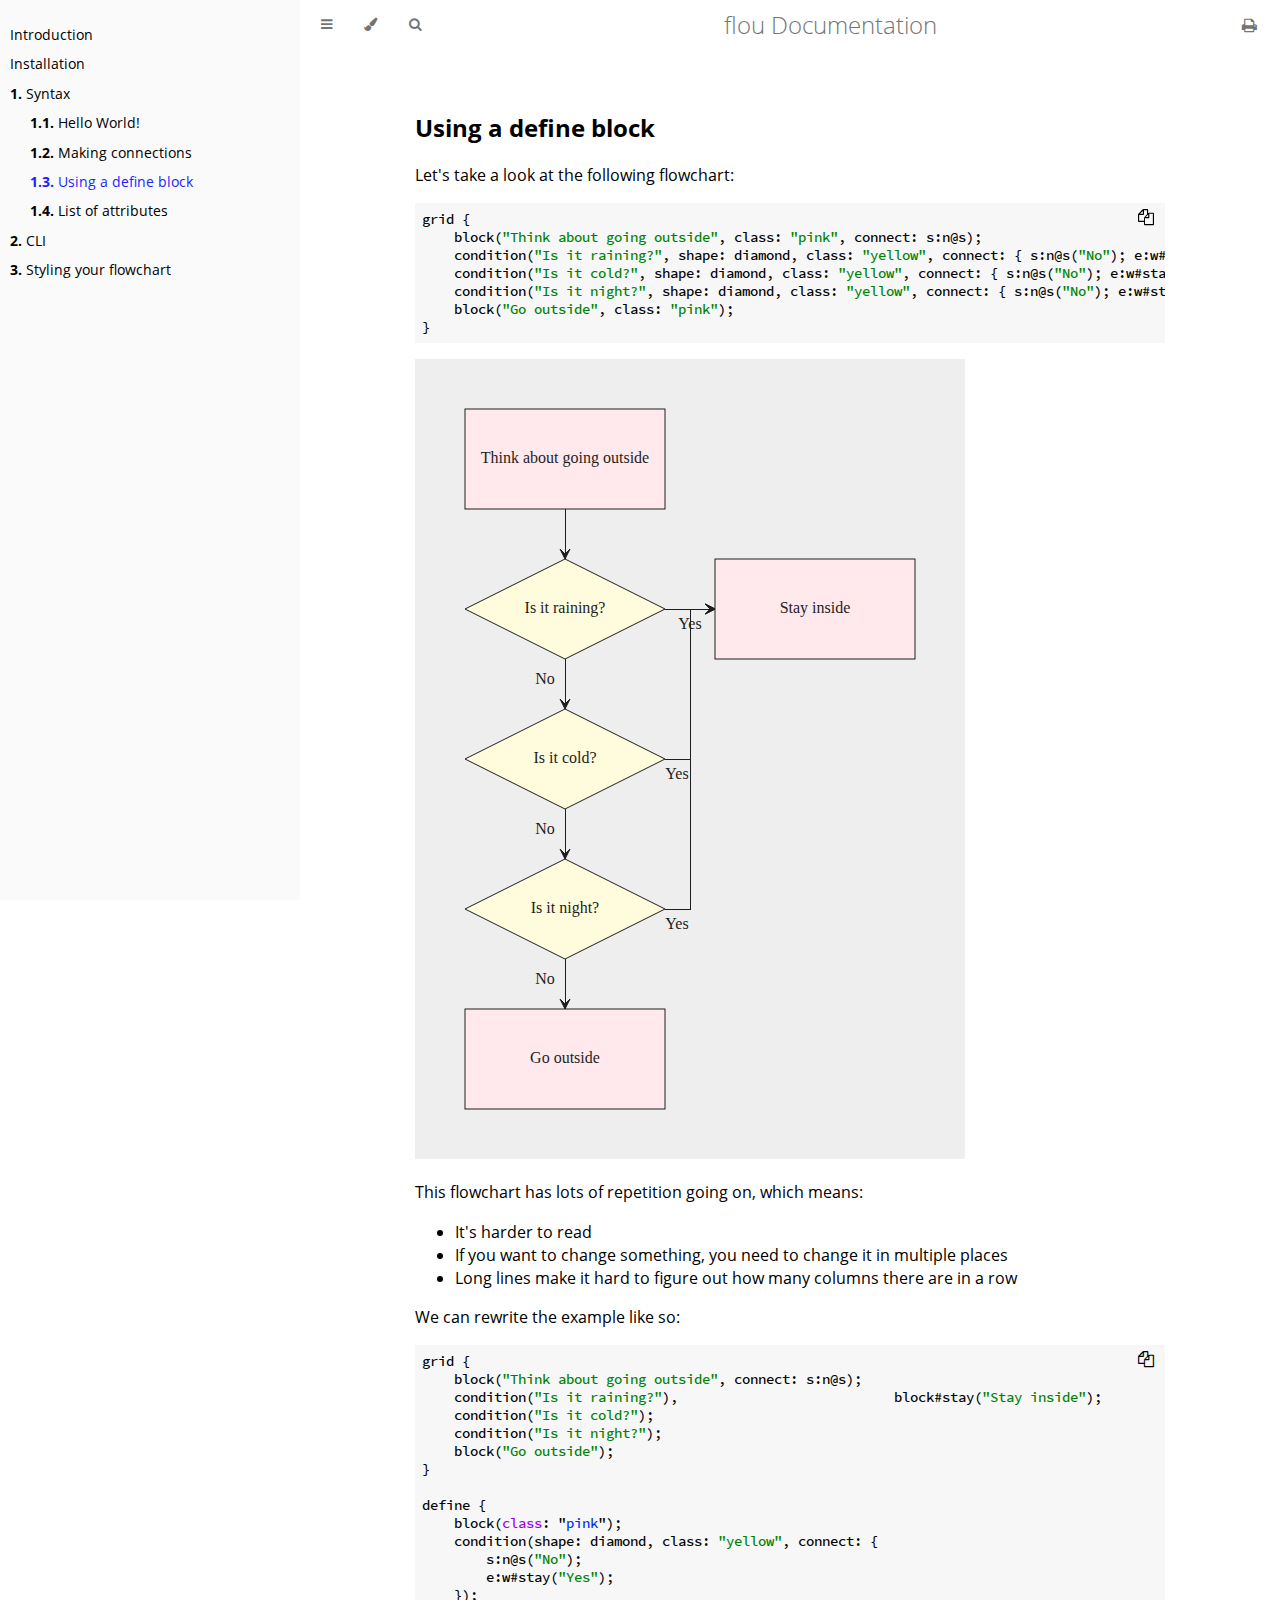
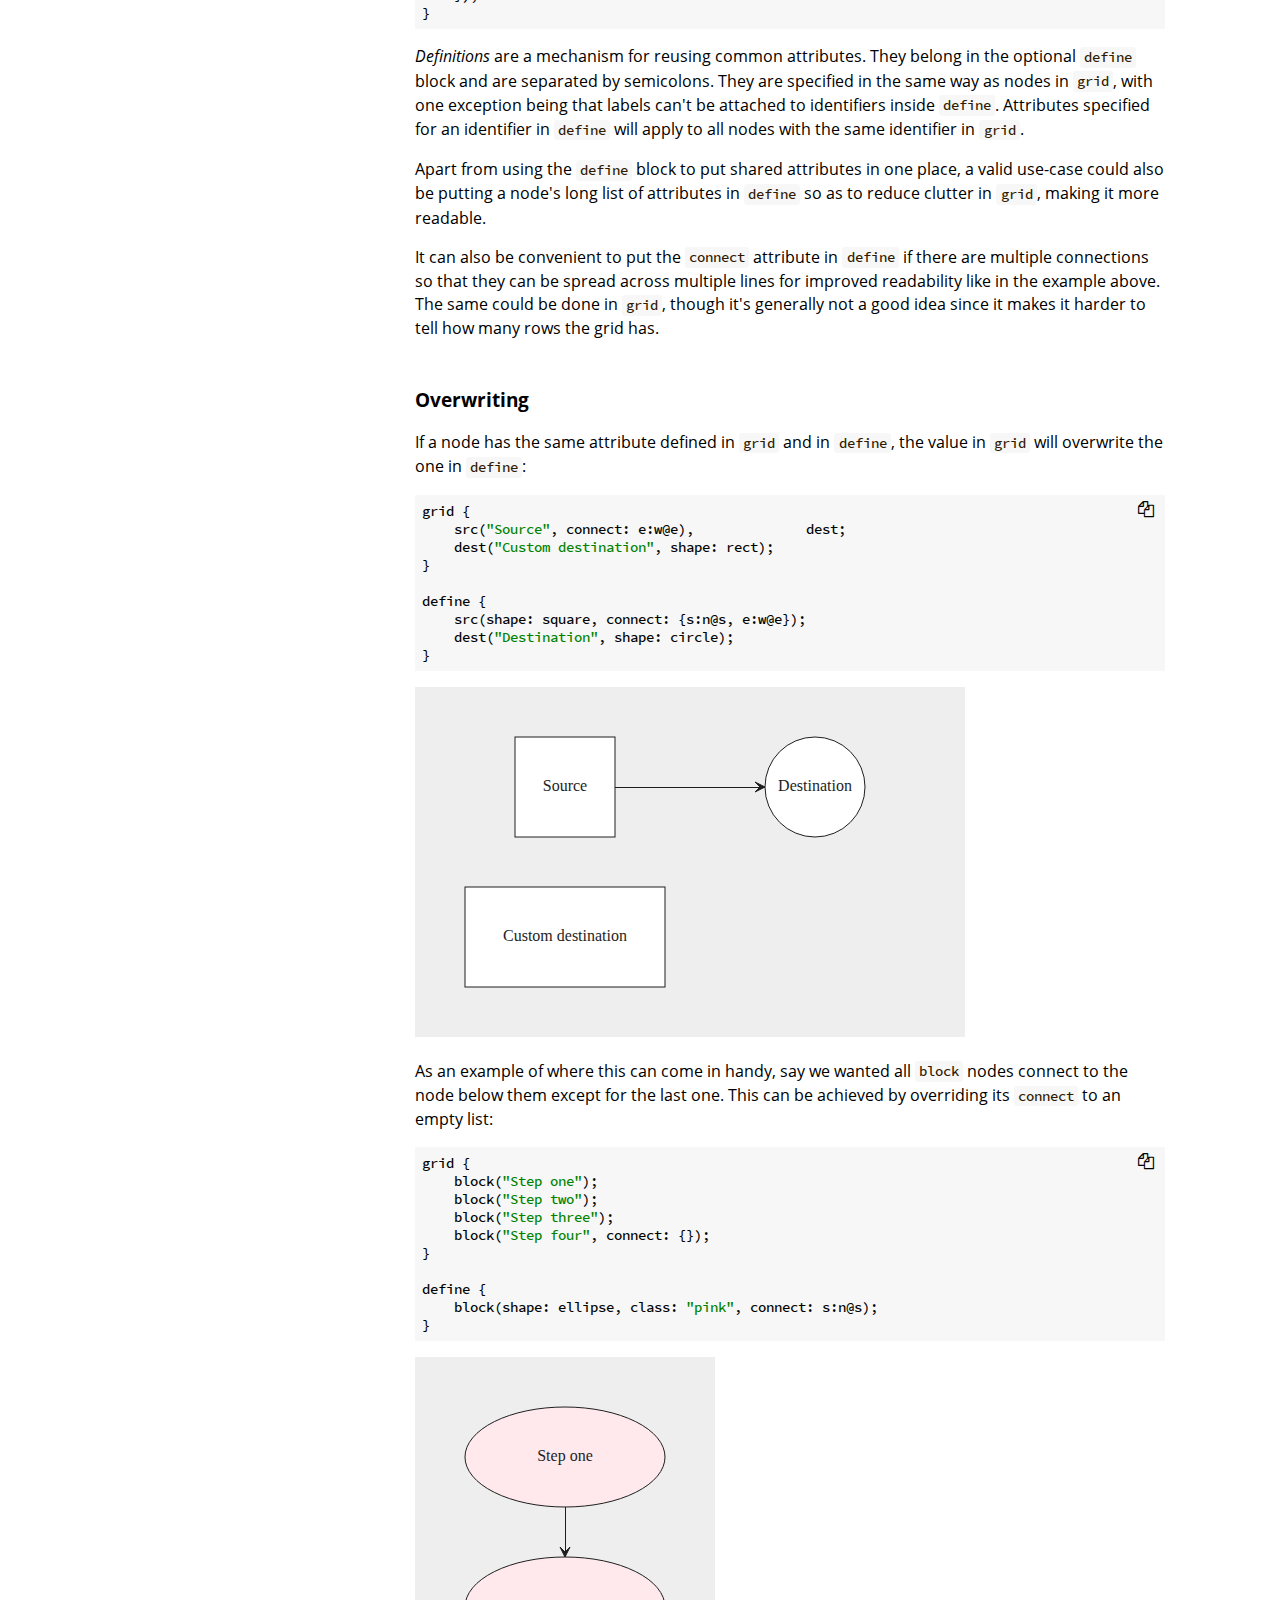
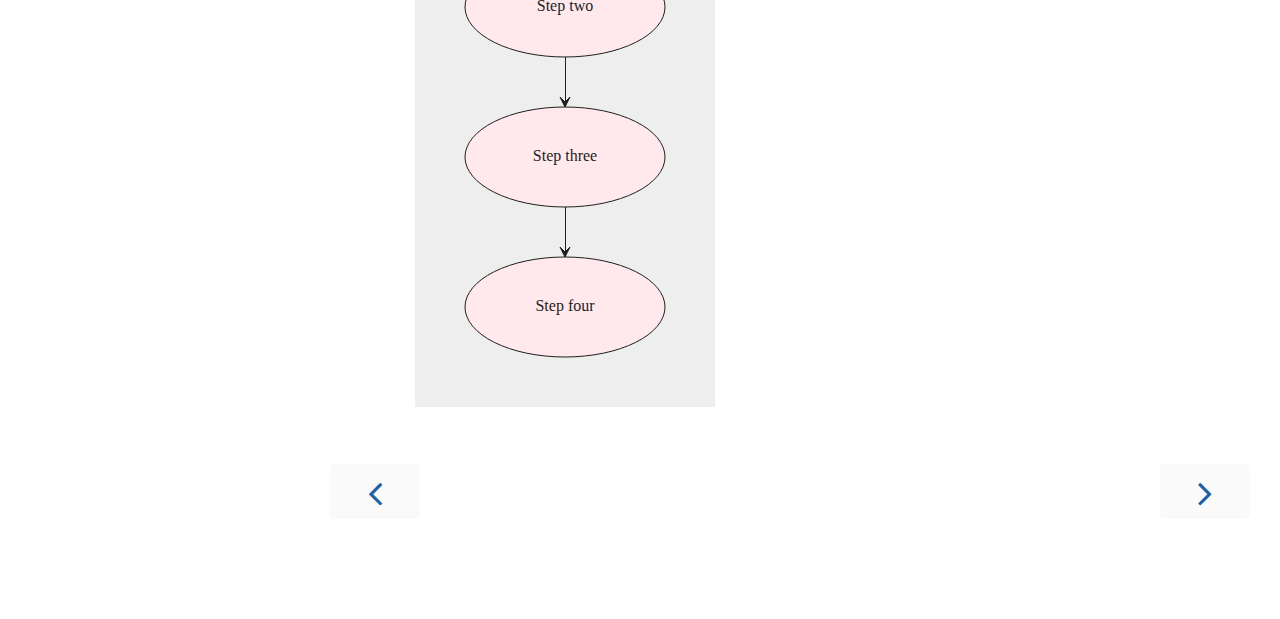
<file: syntax/define_block.html>
<!DOCTYPE HTML>
<html lang="en" class="sidebar-visible no-js light">
    <head>
        <!-- Book generated using mdBook -->
        <meta charset="UTF-8">
        <title>Using a define block - flou Documentation</title>
        <!-- Custom HTML head -->
        <meta content="text/html; charset=utf-8" http-equiv="Content-Type">
        <meta name="description" content="">
        <meta name="viewport" content="width=device-width, initial-scale=1">
        <meta name="theme-color" content="#ffffff" />

        <link rel="icon" href="../favicon.svg">
        <link rel="shortcut icon" href="../favicon.png">
        <link rel="stylesheet" href="../css/variables.css">
        <link rel="stylesheet" href="../css/general.css">
        <link rel="stylesheet" href="../css/chrome.css">
        <link rel="stylesheet" href="../css/print.css" media="print">
        <!-- Fonts -->
        <link rel="stylesheet" href="../FontAwesome/css/font-awesome.css">
        <link rel="stylesheet" href="../fonts/fonts.css">
        <!-- Highlight.js Stylesheets -->
        <link rel="stylesheet" href="../highlight.css">
        <link rel="stylesheet" href="../tomorrow-night.css">
        <link rel="stylesheet" href="../ayu-highlight.css">

        <!-- Custom theme stylesheets -->
    </head>
    <body>
        <!-- Provide site root to javascript -->
        <script type="text/javascript">
            var path_to_root = "../";
            var default_theme = window.matchMedia("(prefers-color-scheme: dark)").matches ? "navy" : "light";
        </script>

        <!-- Work around some values being stored in localStorage wrapped in quotes -->
        <script type="text/javascript">
            try {
                var theme = localStorage.getItem('mdbook-theme');
                var sidebar = localStorage.getItem('mdbook-sidebar');

                if (theme.startsWith('"') && theme.endsWith('"')) {
                    localStorage.setItem('mdbook-theme', theme.slice(1, theme.length - 1));
                }

                if (sidebar.startsWith('"') && sidebar.endsWith('"')) {
                    localStorage.setItem('mdbook-sidebar', sidebar.slice(1, sidebar.length - 1));
                }
            } catch (e) { }
        </script>

        <!-- Set the theme before any content is loaded, prevents flash -->
        <script type="text/javascript">
            var theme;
            try { theme = localStorage.getItem('mdbook-theme'); } catch(e) { }
            if (theme === null || theme === undefined) { theme = default_theme; }
            var html = document.querySelector('html');
            html.classList.remove('no-js')
            html.classList.remove('light')
            html.classList.add(theme);
            html.classList.add('js');
        </script>

        <!-- Hide / unhide sidebar before it is displayed -->
        <script type="text/javascript">
            var html = document.querySelector('html');
            var sidebar = 'hidden';
            if (document.body.clientWidth >= 1080) {
                try { sidebar = localStorage.getItem('mdbook-sidebar'); } catch(e) { }
                sidebar = sidebar || 'visible';
            }
            html.classList.remove('sidebar-visible');
            html.classList.add("sidebar-" + sidebar);
        </script>

        <nav id="sidebar" class="sidebar" aria-label="Table of contents">
            <div class="sidebar-scrollbox">
                <ol class="chapter"><li class="chapter-item expanded affix "><a href="../index.html">Introduction</a></li><li class="chapter-item expanded affix "><a href="../install.html">Installation</a></li><li class="chapter-item expanded "><a href="../syntax/index.html"><strong aria-hidden="true">1.</strong> Syntax</a></li><li><ol class="section"><li class="chapter-item expanded "><a href="../syntax/hello_world.html"><strong aria-hidden="true">1.1.</strong> Hello World!</a></li><li class="chapter-item expanded "><a href="../syntax/making_connections.html"><strong aria-hidden="true">1.2.</strong> Making connections</a></li><li class="chapter-item expanded "><a href="../syntax/define_block.html" class="active"><strong aria-hidden="true">1.3.</strong> Using a define block</a></li><li class="chapter-item expanded "><a href="../syntax/list_of_attributes.html"><strong aria-hidden="true">1.4.</strong> List of attributes</a></li></ol></li><li class="chapter-item expanded "><a href="../cli.html"><strong aria-hidden="true">2.</strong> CLI</a></li><li class="chapter-item expanded "><a href="../styling_flowchart.html"><strong aria-hidden="true">3.</strong> Styling your flowchart</a></li></ol>
            </div>
            <div id="sidebar-resize-handle" class="sidebar-resize-handle"></div>
        </nav>

        <div id="page-wrapper" class="page-wrapper">

            <div class="page">
                <div id="menu-bar-hover-placeholder"></div>
                <div id="menu-bar" class="menu-bar sticky bordered">
                    <div class="left-buttons">
                        <button id="sidebar-toggle" class="icon-button" type="button" title="Toggle Table of Contents" aria-label="Toggle Table of Contents" aria-controls="sidebar">
                            <i class="fa fa-bars"></i>
                        </button>
                        <button id="theme-toggle" class="icon-button" type="button" title="Change theme" aria-label="Change theme" aria-haspopup="true" aria-expanded="false" aria-controls="theme-list">
                            <i class="fa fa-paint-brush"></i>
                        </button>
                        <ul id="theme-list" class="theme-popup" aria-label="Themes" role="menu">
                            <li role="none"><button role="menuitem" class="theme" id="light">Light (default)</button></li>
                            <li role="none"><button role="menuitem" class="theme" id="rust">Rust</button></li>
                            <li role="none"><button role="menuitem" class="theme" id="coal">Coal</button></li>
                            <li role="none"><button role="menuitem" class="theme" id="navy">Navy</button></li>
                            <li role="none"><button role="menuitem" class="theme" id="ayu">Ayu</button></li>
                        </ul>
                        <button id="search-toggle" class="icon-button" type="button" title="Search. (Shortkey: s)" aria-label="Toggle Searchbar" aria-expanded="false" aria-keyshortcuts="S" aria-controls="searchbar">
                            <i class="fa fa-search"></i>
                        </button>
                    </div>

                    <h1 class="menu-title">flou Documentation</h1>

                    <div class="right-buttons">
                        <a href="../print.html" title="Print this book" aria-label="Print this book">
                            <i id="print-button" class="fa fa-print"></i>
                        </a>
                    </div>
                </div>

                <div id="search-wrapper" class="hidden">
                    <form id="searchbar-outer" class="searchbar-outer">
                        <input type="search" id="searchbar" name="searchbar" placeholder="Search this book ..." aria-controls="searchresults-outer" aria-describedby="searchresults-header">
                    </form>
                    <div id="searchresults-outer" class="searchresults-outer hidden">
                        <div id="searchresults-header" class="searchresults-header"></div>
                        <ul id="searchresults">
                        </ul>
                    </div>
                </div>
                <!-- Apply ARIA attributes after the sidebar and the sidebar toggle button are added to the DOM -->
                <script type="text/javascript">
                    document.getElementById('sidebar-toggle').setAttribute('aria-expanded', sidebar === 'visible');
                    document.getElementById('sidebar').setAttribute('aria-hidden', sidebar !== 'visible');
                    Array.from(document.querySelectorAll('#sidebar a')).forEach(function(link) {
                        link.setAttribute('tabIndex', sidebar === 'visible' ? 0 : -1);
                    });
                </script>

                <div id="content" class="content">
                    <main>
                        <h2 id="using-a-define-block"><a class="header" href="#using-a-define-block">Using a define block</a></h2>
<p>Let's take a look at the following flowchart:</p>
<pre><code class="language-js">grid {
    block(&quot;Think about going outside&quot;, class: &quot;pink&quot;, connect: s:n@s);
    condition(&quot;Is it raining?&quot;, shape: diamond, class: &quot;yellow&quot;, connect: { s:n@s(&quot;No&quot;); e:w#stay(&quot;Yes&quot;) }), block#stay(&quot;Stay inside&quot;, class: &quot;pink&quot;);
    condition(&quot;Is it cold?&quot;, shape: diamond, class: &quot;yellow&quot;, connect: { s:n@s(&quot;No&quot;); e:w#stay(&quot;Yes&quot;) });
    condition(&quot;Is it night?&quot;, shape: diamond, class: &quot;yellow&quot;, connect: { s:n@s(&quot;No&quot;); e:w#stay(&quot;Yes&quot;) });
    block(&quot;Go outside&quot;, class: &quot;pink&quot;);
}
</code></pre>
<p><img src="define_block/example1.svg" alt="Example 1" /></p>
<p>This flowchart has lots of repetition going on, which means:</p>
<ul>
<li>It's harder to read</li>
<li>If you want to change something, you need to change it in multiple places</li>
<li>Long lines make it hard to figure out how many columns there are in a row</li>
</ul>
<p>We can rewrite the example like so:</p>
<pre><code class="language-js">grid {
    block(&quot;Think about going outside&quot;, connect: s:n@s);
    condition(&quot;Is it raining?&quot;),                           block#stay(&quot;Stay inside&quot;);
    condition(&quot;Is it cold?&quot;);
    condition(&quot;Is it night?&quot;);
    block(&quot;Go outside&quot;);
}

define {
    block(class: &quot;pink&quot;);
    condition(shape: diamond, class: &quot;yellow&quot;, connect: {
        s:n@s(&quot;No&quot;);
        e:w#stay(&quot;Yes&quot;);
    });
}
</code></pre>
<p><em>Definitions</em> are a mechanism for reusing common attributes. They belong in the optional <code>define</code> block and are separated by semicolons. They are specified in the same way as nodes in <code>grid</code>, with one exception being that labels can't be attached to identifiers inside <code>define</code>. Attributes specified for an identifier in <code>define</code> will apply to all nodes with the same identifier in <code>grid</code>.</p>
<p>Apart from using the <code>define</code> block to put shared attributes in one place, a valid use-case could also be putting a node's long list of attributes in <code>define</code> so as to reduce clutter in <code>grid</code>, making it more readable.</p>
<p>It can also be convenient to put the <code>connect</code> attribute in <code>define</code> if there are multiple connections so that they can be spread across multiple lines for improved readability like in the example above. The same could be done in <code>grid</code>, though it's generally not a good idea since it makes it harder to tell how many rows the grid has.</p>
<h3 id="overwriting"><a class="header" href="#overwriting">Overwriting</a></h3>
<p>If a node has the same attribute defined in <code>grid</code> and in <code>define</code>, the value in <code>grid</code> will overwrite the one in <code>define</code>:</p>
<pre><code class="language-js">grid {
    src(&quot;Source&quot;, connect: e:w@e),              dest;
    dest(&quot;Custom destination&quot;, shape: rect);
}

define {
    src(shape: square, connect: {s:n@s, e:w@e});
    dest(&quot;Destination&quot;, shape: circle);
}
</code></pre>
<p><img src="define_block/example3.svg" alt="Example 3" /></p>
<p>As an example of where this can come in handy, say we wanted all <code>block</code> nodes connect to the node below them except for the last one. This can be achieved by overriding its <code>connect</code> to an empty list:</p>
<pre><code class="language-js">grid {
    block(&quot;Step one&quot;);
    block(&quot;Step two&quot;);
    block(&quot;Step three&quot;);
    block(&quot;Step four&quot;, connect: {});
}

define {
    block(shape: ellipse, class: &quot;pink&quot;, connect: s:n@s);
}
</code></pre>
<p><img src="define_block/example4.svg" alt="Example 4" /></p>

                    </main>

                    <nav class="nav-wrapper" aria-label="Page navigation">
                        <!-- Mobile navigation buttons -->
                            <a rel="prev" href="../syntax/making_connections.html" class="mobile-nav-chapters previous" title="Previous chapter" aria-label="Previous chapter" aria-keyshortcuts="Left">
                                <i class="fa fa-angle-left"></i>
                            </a>
                            <a rel="next" href="../syntax/list_of_attributes.html" class="mobile-nav-chapters next" title="Next chapter" aria-label="Next chapter" aria-keyshortcuts="Right">
                                <i class="fa fa-angle-right"></i>
                            </a>
                        <div style="clear: both"></div>
                    </nav>
                </div>
            </div>

            <nav class="nav-wide-wrapper" aria-label="Page navigation">
                    <a rel="prev" href="../syntax/making_connections.html" class="nav-chapters previous" title="Previous chapter" aria-label="Previous chapter" aria-keyshortcuts="Left">
                        <i class="fa fa-angle-left"></i>
                    </a>
                    <a rel="next" href="../syntax/list_of_attributes.html" class="nav-chapters next" title="Next chapter" aria-label="Next chapter" aria-keyshortcuts="Right">
                        <i class="fa fa-angle-right"></i>
                    </a>
            </nav>

        </div>

        <script type="text/javascript">
            window.playground_copyable = true;
        </script>
        <script src="../elasticlunr.min.js" type="text/javascript" charset="utf-8"></script>
        <script src="../mark.min.js" type="text/javascript" charset="utf-8"></script>
        <script src="../searcher.js" type="text/javascript" charset="utf-8"></script>
        <script src="../clipboard.min.js" type="text/javascript" charset="utf-8"></script>
        <script src="../highlight.js" type="text/javascript" charset="utf-8"></script>
        <script src="../book.js" type="text/javascript" charset="utf-8"></script>

        <!-- Custom JS scripts -->
    </body>
</html>
</file>
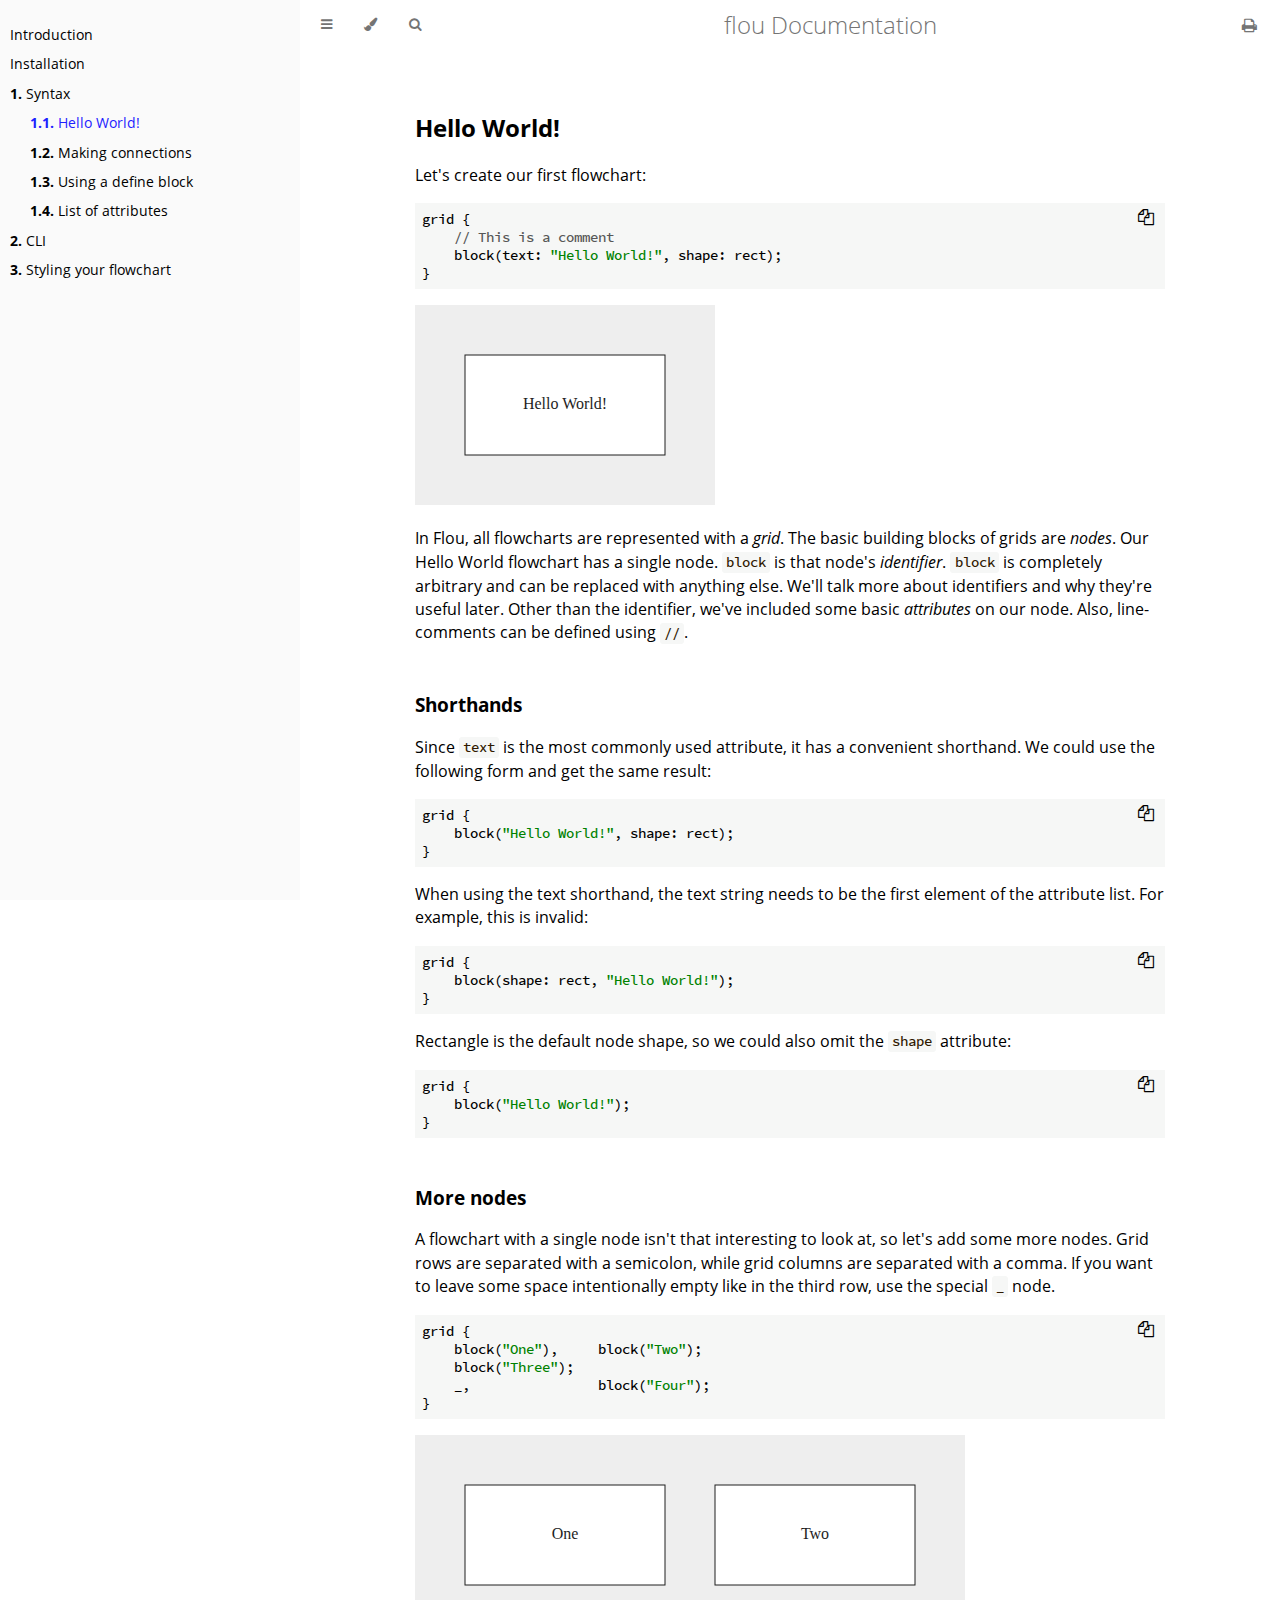
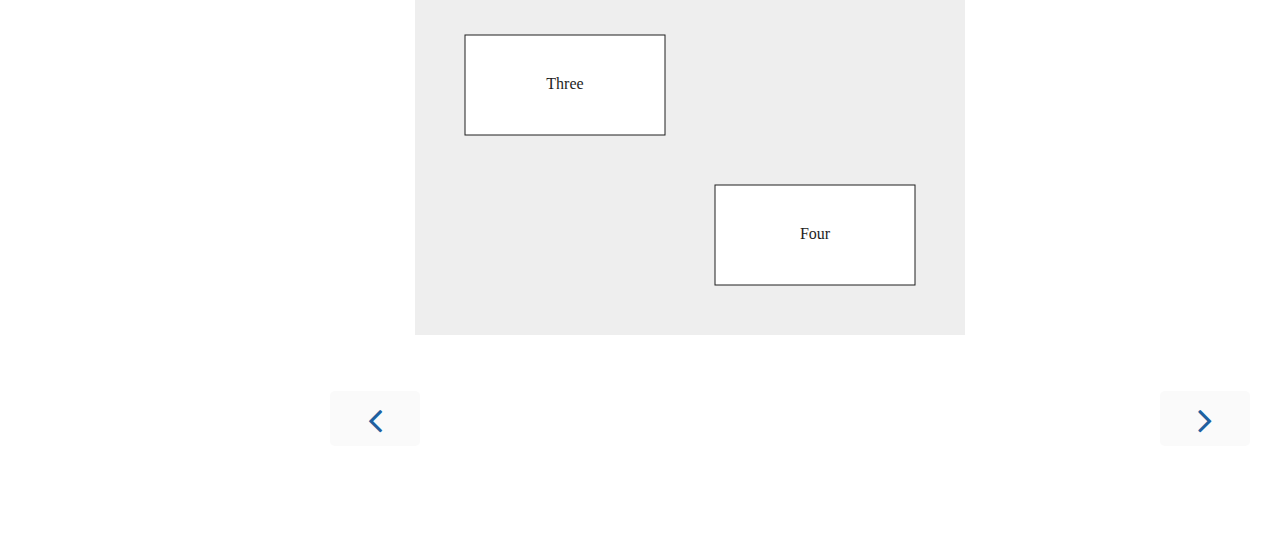
<file: syntax/hello_world.html>
<!DOCTYPE HTML>
<html lang="en" class="sidebar-visible no-js light">
    <head>
        <!-- Book generated using mdBook -->
        <meta charset="UTF-8">
        <title>Hello World! - flou Documentation</title>
        <!-- Custom HTML head -->
        <meta content="text/html; charset=utf-8" http-equiv="Content-Type">
        <meta name="description" content="">
        <meta name="viewport" content="width=device-width, initial-scale=1">
        <meta name="theme-color" content="#ffffff" />

        <link rel="icon" href="../favicon.svg">
        <link rel="shortcut icon" href="../favicon.png">
        <link rel="stylesheet" href="../css/variables.css">
        <link rel="stylesheet" href="../css/general.css">
        <link rel="stylesheet" href="../css/chrome.css">
        <link rel="stylesheet" href="../css/print.css" media="print">
        <!-- Fonts -->
        <link rel="stylesheet" href="../FontAwesome/css/font-awesome.css">
        <link rel="stylesheet" href="../fonts/fonts.css">
        <!-- Highlight.js Stylesheets -->
        <link rel="stylesheet" href="../highlight.css">
        <link rel="stylesheet" href="../tomorrow-night.css">
        <link rel="stylesheet" href="../ayu-highlight.css">

        <!-- Custom theme stylesheets -->
    </head>
    <body>
        <!-- Provide site root to javascript -->
        <script type="text/javascript">
            var path_to_root = "../";
            var default_theme = window.matchMedia("(prefers-color-scheme: dark)").matches ? "navy" : "light";
        </script>

        <!-- Work around some values being stored in localStorage wrapped in quotes -->
        <script type="text/javascript">
            try {
                var theme = localStorage.getItem('mdbook-theme');
                var sidebar = localStorage.getItem('mdbook-sidebar');

                if (theme.startsWith('"') && theme.endsWith('"')) {
                    localStorage.setItem('mdbook-theme', theme.slice(1, theme.length - 1));
                }

                if (sidebar.startsWith('"') && sidebar.endsWith('"')) {
                    localStorage.setItem('mdbook-sidebar', sidebar.slice(1, sidebar.length - 1));
                }
            } catch (e) { }
        </script>

        <!-- Set the theme before any content is loaded, prevents flash -->
        <script type="text/javascript">
            var theme;
            try { theme = localStorage.getItem('mdbook-theme'); } catch(e) { }
            if (theme === null || theme === undefined) { theme = default_theme; }
            var html = document.querySelector('html');
            html.classList.remove('no-js')
            html.classList.remove('light')
            html.classList.add(theme);
            html.classList.add('js');
        </script>

        <!-- Hide / unhide sidebar before it is displayed -->
        <script type="text/javascript">
            var html = document.querySelector('html');
            var sidebar = 'hidden';
            if (document.body.clientWidth >= 1080) {
                try { sidebar = localStorage.getItem('mdbook-sidebar'); } catch(e) { }
                sidebar = sidebar || 'visible';
            }
            html.classList.remove('sidebar-visible');
            html.classList.add("sidebar-" + sidebar);
        </script>

        <nav id="sidebar" class="sidebar" aria-label="Table of contents">
            <div class="sidebar-scrollbox">
                <ol class="chapter"><li class="chapter-item expanded affix "><a href="../index.html">Introduction</a></li><li class="chapter-item expanded affix "><a href="../install.html">Installation</a></li><li class="chapter-item expanded "><a href="../syntax/index.html"><strong aria-hidden="true">1.</strong> Syntax</a></li><li><ol class="section"><li class="chapter-item expanded "><a href="../syntax/hello_world.html" class="active"><strong aria-hidden="true">1.1.</strong> Hello World!</a></li><li class="chapter-item expanded "><a href="../syntax/making_connections.html"><strong aria-hidden="true">1.2.</strong> Making connections</a></li><li class="chapter-item expanded "><a href="../syntax/define_block.html"><strong aria-hidden="true">1.3.</strong> Using a define block</a></li><li class="chapter-item expanded "><a href="../syntax/list_of_attributes.html"><strong aria-hidden="true">1.4.</strong> List of attributes</a></li></ol></li><li class="chapter-item expanded "><a href="../cli.html"><strong aria-hidden="true">2.</strong> CLI</a></li><li class="chapter-item expanded "><a href="../styling_flowchart.html"><strong aria-hidden="true">3.</strong> Styling your flowchart</a></li></ol>
            </div>
            <div id="sidebar-resize-handle" class="sidebar-resize-handle"></div>
        </nav>

        <div id="page-wrapper" class="page-wrapper">

            <div class="page">
                <div id="menu-bar-hover-placeholder"></div>
                <div id="menu-bar" class="menu-bar sticky bordered">
                    <div class="left-buttons">
                        <button id="sidebar-toggle" class="icon-button" type="button" title="Toggle Table of Contents" aria-label="Toggle Table of Contents" aria-controls="sidebar">
                            <i class="fa fa-bars"></i>
                        </button>
                        <button id="theme-toggle" class="icon-button" type="button" title="Change theme" aria-label="Change theme" aria-haspopup="true" aria-expanded="false" aria-controls="theme-list">
                            <i class="fa fa-paint-brush"></i>
                        </button>
                        <ul id="theme-list" class="theme-popup" aria-label="Themes" role="menu">
                            <li role="none"><button role="menuitem" class="theme" id="light">Light (default)</button></li>
                            <li role="none"><button role="menuitem" class="theme" id="rust">Rust</button></li>
                            <li role="none"><button role="menuitem" class="theme" id="coal">Coal</button></li>
                            <li role="none"><button role="menuitem" class="theme" id="navy">Navy</button></li>
                            <li role="none"><button role="menuitem" class="theme" id="ayu">Ayu</button></li>
                        </ul>
                        <button id="search-toggle" class="icon-button" type="button" title="Search. (Shortkey: s)" aria-label="Toggle Searchbar" aria-expanded="false" aria-keyshortcuts="S" aria-controls="searchbar">
                            <i class="fa fa-search"></i>
                        </button>
                    </div>

                    <h1 class="menu-title">flou Documentation</h1>

                    <div class="right-buttons">
                        <a href="../print.html" title="Print this book" aria-label="Print this book">
                            <i id="print-button" class="fa fa-print"></i>
                        </a>
                    </div>
                </div>

                <div id="search-wrapper" class="hidden">
                    <form id="searchbar-outer" class="searchbar-outer">
                        <input type="search" id="searchbar" name="searchbar" placeholder="Search this book ..." aria-controls="searchresults-outer" aria-describedby="searchresults-header">
                    </form>
                    <div id="searchresults-outer" class="searchresults-outer hidden">
                        <div id="searchresults-header" class="searchresults-header"></div>
                        <ul id="searchresults">
                        </ul>
                    </div>
                </div>
                <!-- Apply ARIA attributes after the sidebar and the sidebar toggle button are added to the DOM -->
                <script type="text/javascript">
                    document.getElementById('sidebar-toggle').setAttribute('aria-expanded', sidebar === 'visible');
                    document.getElementById('sidebar').setAttribute('aria-hidden', sidebar !== 'visible');
                    Array.from(document.querySelectorAll('#sidebar a')).forEach(function(link) {
                        link.setAttribute('tabIndex', sidebar === 'visible' ? 0 : -1);
                    });
                </script>

                <div id="content" class="content">
                    <main>
                        <h2 id="hello-world"><a class="header" href="#hello-world">Hello World!</a></h2>
<p>Let's create our first flowchart:</p>
<pre><code class="language-js">grid {
    // This is a comment
    block(text: &quot;Hello World!&quot;, shape: rect);
}
</code></pre>
<p><img src="hello_world/example1.svg" alt="Example 1" /></p>
<p>In Flou, all flowcharts are represented with a <em>grid</em>. The basic building blocks of grids are <em>nodes</em>. Our Hello World flowchart has a single node. <code>block</code> is that node's <em>identifier</em>. <code>block</code> is completely arbitrary and can be replaced with anything else. We'll talk more about identifiers and why they're useful later. Other than the identifier, we've included some basic <em>attributes</em> on our node. Also, line-comments can be defined using <code>//</code>.</p>
<h3 id="shorthands"><a class="header" href="#shorthands">Shorthands</a></h3>
<p>Since <code>text</code> is the most commonly used attribute, it has a convenient shorthand. We could use the following form and get the same result:</p>
<pre><code class="language-js">grid {
    block(&quot;Hello World!&quot;, shape: rect);
}
</code></pre>
<p>When using the text shorthand, the text string needs to be the first element of the attribute list. For example, this is invalid:</p>
<pre><code class="language-js">grid {
    block(shape: rect, &quot;Hello World!&quot;);
}
</code></pre>
<p>Rectangle is the default node shape, so we could also omit the <code>shape</code> attribute:</p>
<pre><code class="language-js">grid {
    block(&quot;Hello World!&quot;);
}
</code></pre>
<h3 id="more-nodes"><a class="header" href="#more-nodes">More nodes</a></h3>
<p>A flowchart with a single node isn't that interesting to look at, so let's add some more nodes. Grid rows are separated with a semicolon, while grid columns are separated with a comma. If you want to leave some space intentionally empty like in the third row, use the special <code>_</code> node.</p>
<pre><code class="language-js">grid {
    block(&quot;One&quot;),     block(&quot;Two&quot;);
    block(&quot;Three&quot;);
    _,                block(&quot;Four&quot;);
}
</code></pre>
<p><img src="hello_world/example2.svg" alt="Example 2" /></p>

                    </main>

                    <nav class="nav-wrapper" aria-label="Page navigation">
                        <!-- Mobile navigation buttons -->
                            <a rel="prev" href="../syntax/index.html" class="mobile-nav-chapters previous" title="Previous chapter" aria-label="Previous chapter" aria-keyshortcuts="Left">
                                <i class="fa fa-angle-left"></i>
                            </a>
                            <a rel="next" href="../syntax/making_connections.html" class="mobile-nav-chapters next" title="Next chapter" aria-label="Next chapter" aria-keyshortcuts="Right">
                                <i class="fa fa-angle-right"></i>
                            </a>
                        <div style="clear: both"></div>
                    </nav>
                </div>
            </div>

            <nav class="nav-wide-wrapper" aria-label="Page navigation">
                    <a rel="prev" href="../syntax/index.html" class="nav-chapters previous" title="Previous chapter" aria-label="Previous chapter" aria-keyshortcuts="Left">
                        <i class="fa fa-angle-left"></i>
                    </a>
                    <a rel="next" href="../syntax/making_connections.html" class="nav-chapters next" title="Next chapter" aria-label="Next chapter" aria-keyshortcuts="Right">
                        <i class="fa fa-angle-right"></i>
                    </a>
            </nav>

        </div>

        <script type="text/javascript">
            window.playground_copyable = true;
        </script>
        <script src="../elasticlunr.min.js" type="text/javascript" charset="utf-8"></script>
        <script src="../mark.min.js" type="text/javascript" charset="utf-8"></script>
        <script src="../searcher.js" type="text/javascript" charset="utf-8"></script>
        <script src="../clipboard.min.js" type="text/javascript" charset="utf-8"></script>
        <script src="../highlight.js" type="text/javascript" charset="utf-8"></script>
        <script src="../book.js" type="text/javascript" charset="utf-8"></script>

        <!-- Custom JS scripts -->
    </body>
</html>
</file>
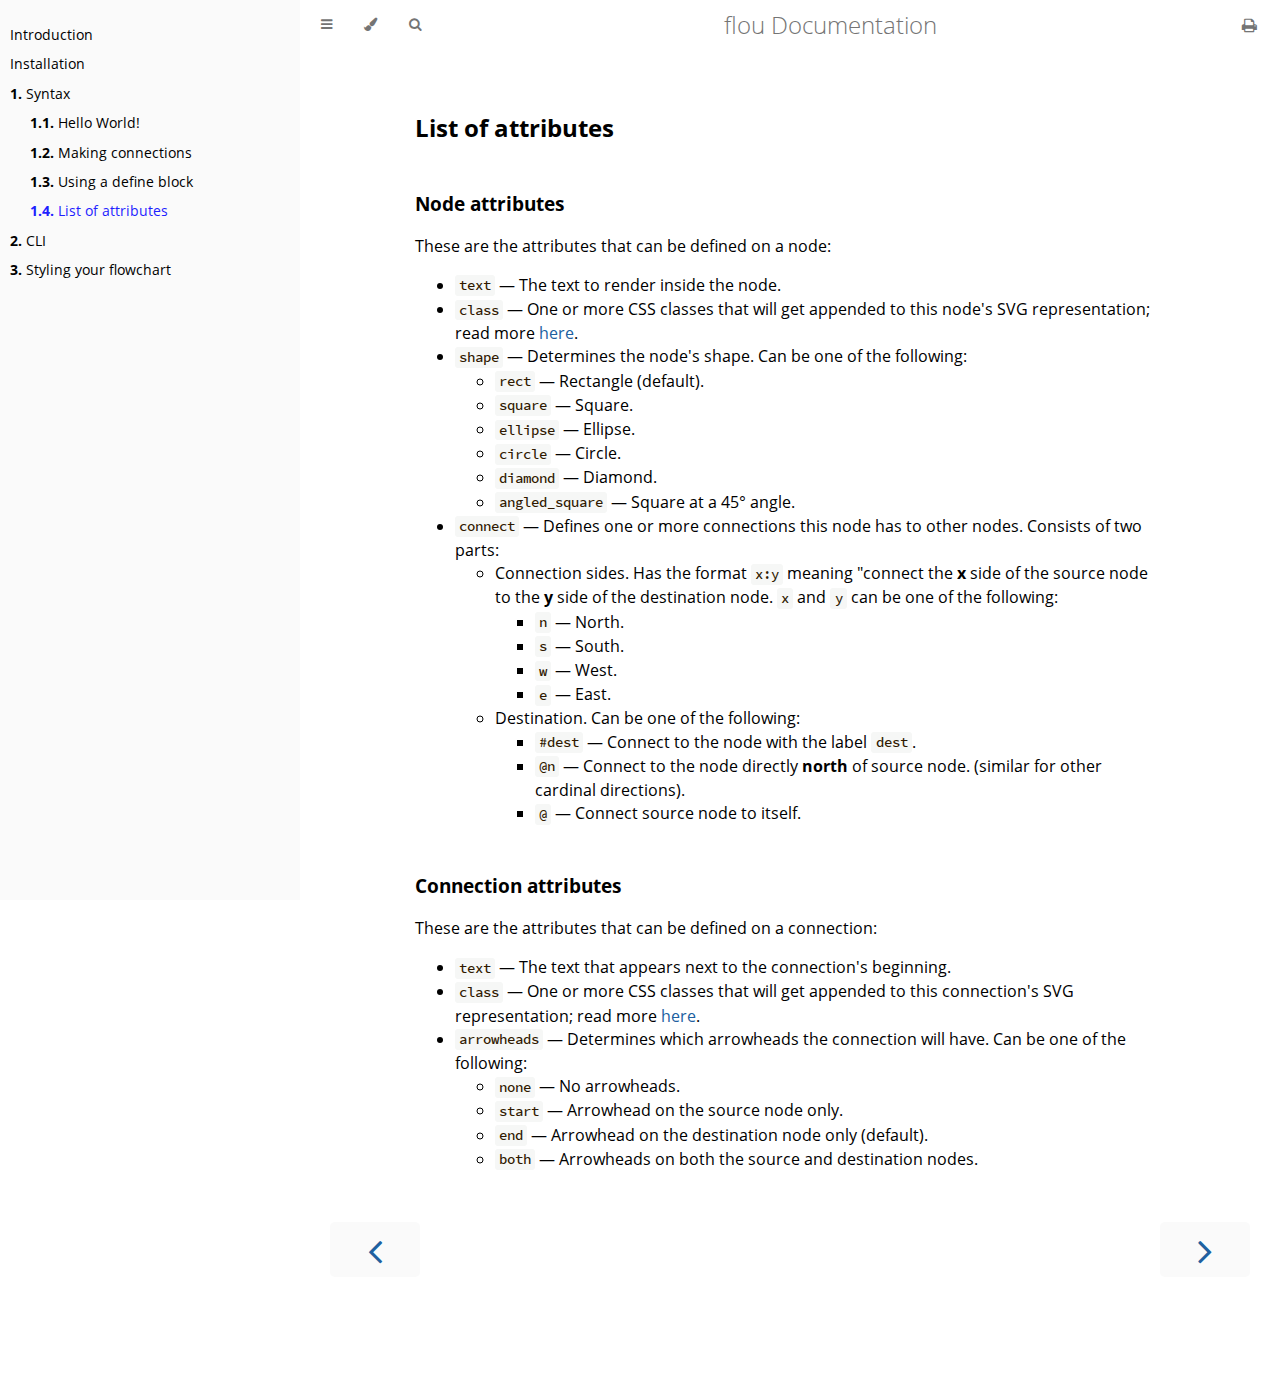
<file: syntax/list_of_attributes.html>
<!DOCTYPE HTML>
<html lang="en" class="sidebar-visible no-js light">
    <head>
        <!-- Book generated using mdBook -->
        <meta charset="UTF-8">
        <title>List of attributes - flou Documentation</title>
        <!-- Custom HTML head -->
        <meta content="text/html; charset=utf-8" http-equiv="Content-Type">
        <meta name="description" content="">
        <meta name="viewport" content="width=device-width, initial-scale=1">
        <meta name="theme-color" content="#ffffff" />

        <link rel="icon" href="../favicon.svg">
        <link rel="shortcut icon" href="../favicon.png">
        <link rel="stylesheet" href="../css/variables.css">
        <link rel="stylesheet" href="../css/general.css">
        <link rel="stylesheet" href="../css/chrome.css">
        <link rel="stylesheet" href="../css/print.css" media="print">
        <!-- Fonts -->
        <link rel="stylesheet" href="../FontAwesome/css/font-awesome.css">
        <link rel="stylesheet" href="../fonts/fonts.css">
        <!-- Highlight.js Stylesheets -->
        <link rel="stylesheet" href="../highlight.css">
        <link rel="stylesheet" href="../tomorrow-night.css">
        <link rel="stylesheet" href="../ayu-highlight.css">

        <!-- Custom theme stylesheets -->
    </head>
    <body>
        <!-- Provide site root to javascript -->
        <script type="text/javascript">
            var path_to_root = "../";
            var default_theme = window.matchMedia("(prefers-color-scheme: dark)").matches ? "navy" : "light";
        </script>

        <!-- Work around some values being stored in localStorage wrapped in quotes -->
        <script type="text/javascript">
            try {
                var theme = localStorage.getItem('mdbook-theme');
                var sidebar = localStorage.getItem('mdbook-sidebar');

                if (theme.startsWith('"') && theme.endsWith('"')) {
                    localStorage.setItem('mdbook-theme', theme.slice(1, theme.length - 1));
                }

                if (sidebar.startsWith('"') && sidebar.endsWith('"')) {
                    localStorage.setItem('mdbook-sidebar', sidebar.slice(1, sidebar.length - 1));
                }
            } catch (e) { }
        </script>

        <!-- Set the theme before any content is loaded, prevents flash -->
        <script type="text/javascript">
            var theme;
            try { theme = localStorage.getItem('mdbook-theme'); } catch(e) { }
            if (theme === null || theme === undefined) { theme = default_theme; }
            var html = document.querySelector('html');
            html.classList.remove('no-js')
            html.classList.remove('light')
            html.classList.add(theme);
            html.classList.add('js');
        </script>

        <!-- Hide / unhide sidebar before it is displayed -->
        <script type="text/javascript">
            var html = document.querySelector('html');
            var sidebar = 'hidden';
            if (document.body.clientWidth >= 1080) {
                try { sidebar = localStorage.getItem('mdbook-sidebar'); } catch(e) { }
                sidebar = sidebar || 'visible';
            }
            html.classList.remove('sidebar-visible');
            html.classList.add("sidebar-" + sidebar);
        </script>

        <nav id="sidebar" class="sidebar" aria-label="Table of contents">
            <div class="sidebar-scrollbox">
                <ol class="chapter"><li class="chapter-item expanded affix "><a href="../index.html">Introduction</a></li><li class="chapter-item expanded affix "><a href="../install.html">Installation</a></li><li class="chapter-item expanded "><a href="../syntax/index.html"><strong aria-hidden="true">1.</strong> Syntax</a></li><li><ol class="section"><li class="chapter-item expanded "><a href="../syntax/hello_world.html"><strong aria-hidden="true">1.1.</strong> Hello World!</a></li><li class="chapter-item expanded "><a href="../syntax/making_connections.html"><strong aria-hidden="true">1.2.</strong> Making connections</a></li><li class="chapter-item expanded "><a href="../syntax/define_block.html"><strong aria-hidden="true">1.3.</strong> Using a define block</a></li><li class="chapter-item expanded "><a href="../syntax/list_of_attributes.html" class="active"><strong aria-hidden="true">1.4.</strong> List of attributes</a></li></ol></li><li class="chapter-item expanded "><a href="../cli.html"><strong aria-hidden="true">2.</strong> CLI</a></li><li class="chapter-item expanded "><a href="../styling_flowchart.html"><strong aria-hidden="true">3.</strong> Styling your flowchart</a></li></ol>
            </div>
            <div id="sidebar-resize-handle" class="sidebar-resize-handle"></div>
        </nav>

        <div id="page-wrapper" class="page-wrapper">

            <div class="page">
                <div id="menu-bar-hover-placeholder"></div>
                <div id="menu-bar" class="menu-bar sticky bordered">
                    <div class="left-buttons">
                        <button id="sidebar-toggle" class="icon-button" type="button" title="Toggle Table of Contents" aria-label="Toggle Table of Contents" aria-controls="sidebar">
                            <i class="fa fa-bars"></i>
                        </button>
                        <button id="theme-toggle" class="icon-button" type="button" title="Change theme" aria-label="Change theme" aria-haspopup="true" aria-expanded="false" aria-controls="theme-list">
                            <i class="fa fa-paint-brush"></i>
                        </button>
                        <ul id="theme-list" class="theme-popup" aria-label="Themes" role="menu">
                            <li role="none"><button role="menuitem" class="theme" id="light">Light (default)</button></li>
                            <li role="none"><button role="menuitem" class="theme" id="rust">Rust</button></li>
                            <li role="none"><button role="menuitem" class="theme" id="coal">Coal</button></li>
                            <li role="none"><button role="menuitem" class="theme" id="navy">Navy</button></li>
                            <li role="none"><button role="menuitem" class="theme" id="ayu">Ayu</button></li>
                        </ul>
                        <button id="search-toggle" class="icon-button" type="button" title="Search. (Shortkey: s)" aria-label="Toggle Searchbar" aria-expanded="false" aria-keyshortcuts="S" aria-controls="searchbar">
                            <i class="fa fa-search"></i>
                        </button>
                    </div>

                    <h1 class="menu-title">flou Documentation</h1>

                    <div class="right-buttons">
                        <a href="../print.html" title="Print this book" aria-label="Print this book">
                            <i id="print-button" class="fa fa-print"></i>
                        </a>
                    </div>
                </div>

                <div id="search-wrapper" class="hidden">
                    <form id="searchbar-outer" class="searchbar-outer">
                        <input type="search" id="searchbar" name="searchbar" placeholder="Search this book ..." aria-controls="searchresults-outer" aria-describedby="searchresults-header">
                    </form>
                    <div id="searchresults-outer" class="searchresults-outer hidden">
                        <div id="searchresults-header" class="searchresults-header"></div>
                        <ul id="searchresults">
                        </ul>
                    </div>
                </div>
                <!-- Apply ARIA attributes after the sidebar and the sidebar toggle button are added to the DOM -->
                <script type="text/javascript">
                    document.getElementById('sidebar-toggle').setAttribute('aria-expanded', sidebar === 'visible');
                    document.getElementById('sidebar').setAttribute('aria-hidden', sidebar !== 'visible');
                    Array.from(document.querySelectorAll('#sidebar a')).forEach(function(link) {
                        link.setAttribute('tabIndex', sidebar === 'visible' ? 0 : -1);
                    });
                </script>

                <div id="content" class="content">
                    <main>
                        <h2 id="list-of-attributes"><a class="header" href="#list-of-attributes">List of attributes</a></h2>
<h3 id="node-attributes"><a class="header" href="#node-attributes">Node attributes</a></h3>
<p>These are the attributes that can be defined on a node:</p>
<ul>
<li><code>text</code> — The text to render inside the node.</li>
<li><code>class</code> — One or more CSS classes that will get appended to this node's SVG representation; read more <a href="../styling_flowchart.html">here</a>.</li>
<li><code>shape</code> — Determines the node's shape. Can be one of the following:
<ul>
<li><code>rect</code> — Rectangle (default).</li>
<li><code>square</code> — Square.</li>
<li><code>ellipse</code> — Ellipse.</li>
<li><code>circle</code> — Circle.</li>
<li><code>diamond</code> — Diamond.</li>
<li><code>angled_square</code> — Square at a 45° angle.</li>
</ul>
</li>
<li><code>connect</code> — Defines one or more connections this node has to other nodes. Consists of two parts:
<ul>
<li>Connection sides. Has the format <code>x:y</code> meaning &quot;connect the <strong>x</strong> side of the source node to the <strong>y</strong> side of the destination node. <code>x</code> and <code>y</code> can be one of the following:
<ul>
<li><code>n</code> — North.</li>
<li><code>s</code> — South.</li>
<li><code>w</code> — West.</li>
<li><code>e</code> — East.</li>
</ul>
</li>
<li>Destination. Can be one of the following:
<ul>
<li><code>#dest</code> — Connect to the node with the label <code>dest</code>.</li>
<li><code>@n</code> — Connect to the node directly <strong>north</strong> of source node. (similar for other cardinal directions).</li>
<li><code>@</code> — Connect source node to itself.</li>
</ul>
</li>
</ul>
</li>
</ul>
<h3 id="connection-attributes"><a class="header" href="#connection-attributes">Connection attributes</a></h3>
<p>These are the attributes that can be defined on a connection:</p>
<ul>
<li><code>text</code> — The text that appears next to the connection's beginning.</li>
<li><code>class</code> — One or more CSS classes that will get appended to this connection's SVG representation; read more <a href="../styling_flowchart.html">here</a>.</li>
<li><code>arrowheads</code> — Determines which arrowheads the connection will have. Can be one of the following:
<ul>
<li><code>none</code> — No arrowheads.</li>
<li><code>start</code> — Arrowhead on the source node only.</li>
<li><code>end</code> — Arrowhead on the destination node only (default).</li>
<li><code>both</code> — Arrowheads on both the source and destination nodes.</li>
</ul>
</li>
</ul>

                    </main>

                    <nav class="nav-wrapper" aria-label="Page navigation">
                        <!-- Mobile navigation buttons -->
                            <a rel="prev" href="../syntax/define_block.html" class="mobile-nav-chapters previous" title="Previous chapter" aria-label="Previous chapter" aria-keyshortcuts="Left">
                                <i class="fa fa-angle-left"></i>
                            </a>
                            <a rel="next" href="../cli.html" class="mobile-nav-chapters next" title="Next chapter" aria-label="Next chapter" aria-keyshortcuts="Right">
                                <i class="fa fa-angle-right"></i>
                            </a>
                        <div style="clear: both"></div>
                    </nav>
                </div>
            </div>

            <nav class="nav-wide-wrapper" aria-label="Page navigation">
                    <a rel="prev" href="../syntax/define_block.html" class="nav-chapters previous" title="Previous chapter" aria-label="Previous chapter" aria-keyshortcuts="Left">
                        <i class="fa fa-angle-left"></i>
                    </a>
                    <a rel="next" href="../cli.html" class="nav-chapters next" title="Next chapter" aria-label="Next chapter" aria-keyshortcuts="Right">
                        <i class="fa fa-angle-right"></i>
                    </a>
            </nav>

        </div>

        <script type="text/javascript">
            window.playground_copyable = true;
        </script>
        <script src="../elasticlunr.min.js" type="text/javascript" charset="utf-8"></script>
        <script src="../mark.min.js" type="text/javascript" charset="utf-8"></script>
        <script src="../searcher.js" type="text/javascript" charset="utf-8"></script>
        <script src="../clipboard.min.js" type="text/javascript" charset="utf-8"></script>
        <script src="../highlight.js" type="text/javascript" charset="utf-8"></script>
        <script src="../book.js" type="text/javascript" charset="utf-8"></script>

        <!-- Custom JS scripts -->
    </body>
</html>
</file>
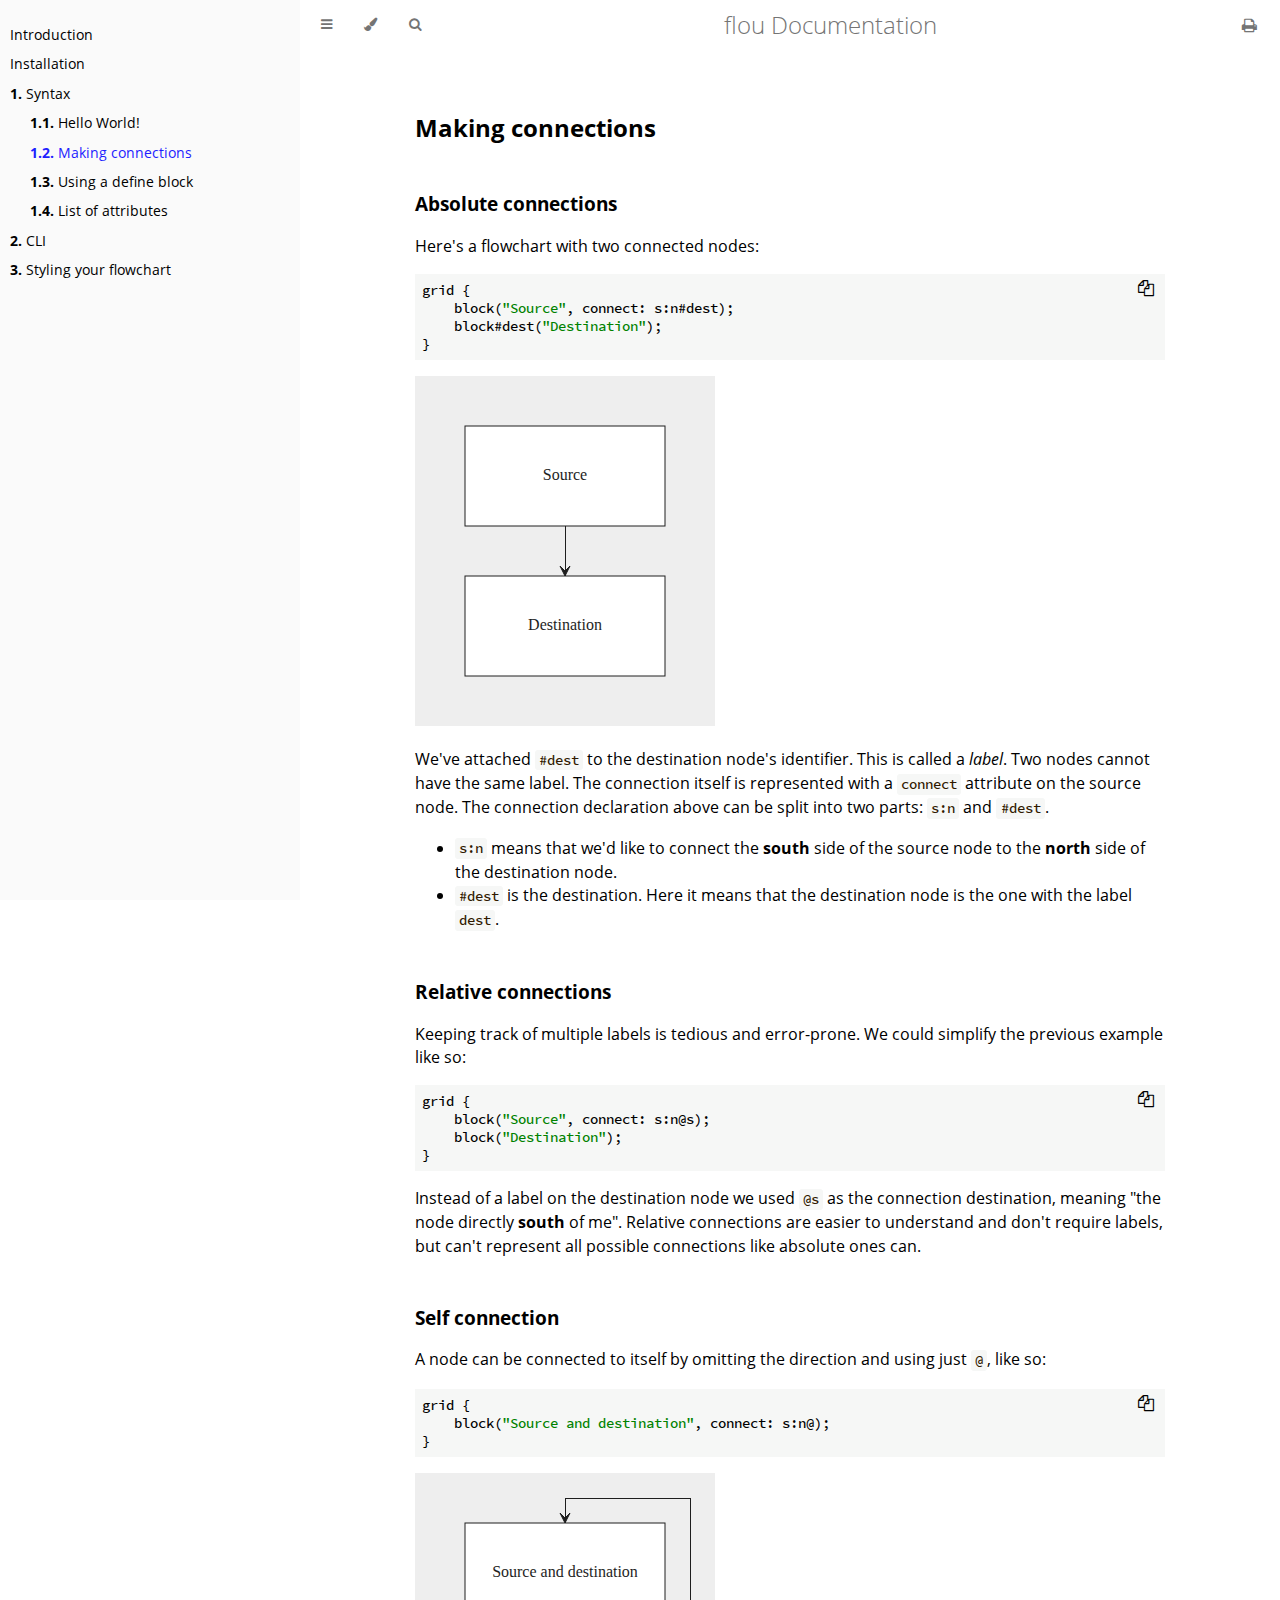
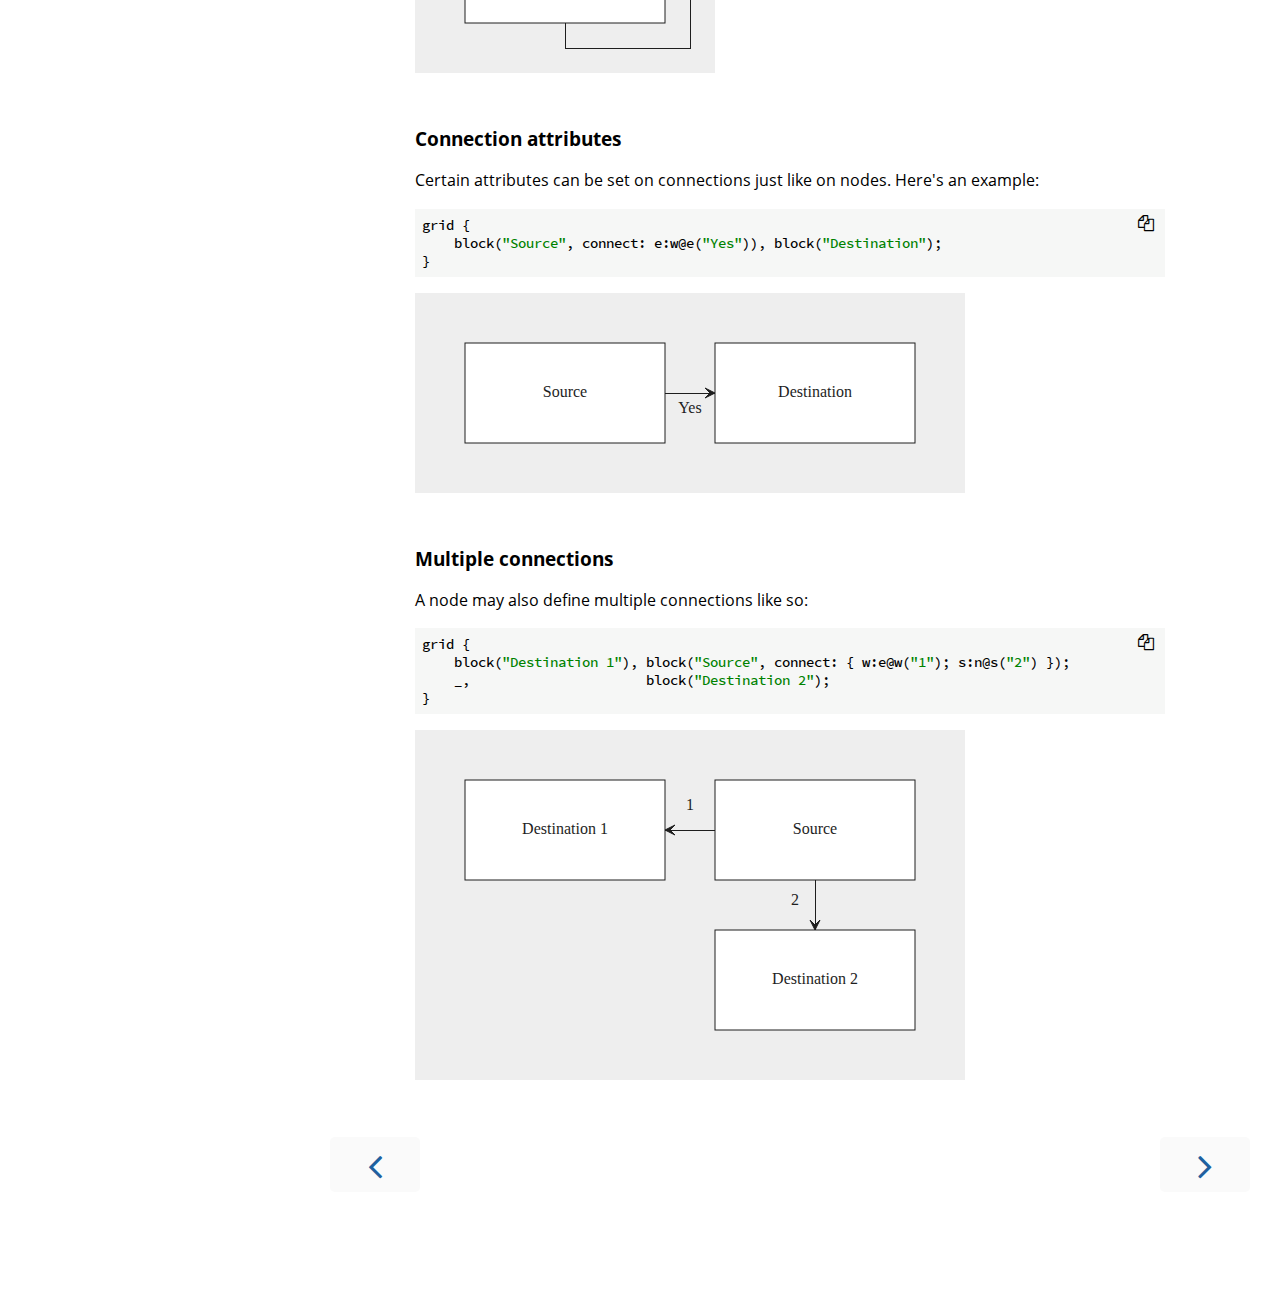
<file: syntax/making_connections.html>
<!DOCTYPE HTML>
<html lang="en" class="sidebar-visible no-js light">
    <head>
        <!-- Book generated using mdBook -->
        <meta charset="UTF-8">
        <title>Making connections - flou Documentation</title>
        <!-- Custom HTML head -->
        <meta content="text/html; charset=utf-8" http-equiv="Content-Type">
        <meta name="description" content="">
        <meta name="viewport" content="width=device-width, initial-scale=1">
        <meta name="theme-color" content="#ffffff" />

        <link rel="icon" href="../favicon.svg">
        <link rel="shortcut icon" href="../favicon.png">
        <link rel="stylesheet" href="../css/variables.css">
        <link rel="stylesheet" href="../css/general.css">
        <link rel="stylesheet" href="../css/chrome.css">
        <link rel="stylesheet" href="../css/print.css" media="print">
        <!-- Fonts -->
        <link rel="stylesheet" href="../FontAwesome/css/font-awesome.css">
        <link rel="stylesheet" href="../fonts/fonts.css">
        <!-- Highlight.js Stylesheets -->
        <link rel="stylesheet" href="../highlight.css">
        <link rel="stylesheet" href="../tomorrow-night.css">
        <link rel="stylesheet" href="../ayu-highlight.css">

        <!-- Custom theme stylesheets -->
    </head>
    <body>
        <!-- Provide site root to javascript -->
        <script type="text/javascript">
            var path_to_root = "../";
            var default_theme = window.matchMedia("(prefers-color-scheme: dark)").matches ? "navy" : "light";
        </script>

        <!-- Work around some values being stored in localStorage wrapped in quotes -->
        <script type="text/javascript">
            try {
                var theme = localStorage.getItem('mdbook-theme');
                var sidebar = localStorage.getItem('mdbook-sidebar');

                if (theme.startsWith('"') && theme.endsWith('"')) {
                    localStorage.setItem('mdbook-theme', theme.slice(1, theme.length - 1));
                }

                if (sidebar.startsWith('"') && sidebar.endsWith('"')) {
                    localStorage.setItem('mdbook-sidebar', sidebar.slice(1, sidebar.length - 1));
                }
            } catch (e) { }
        </script>

        <!-- Set the theme before any content is loaded, prevents flash -->
        <script type="text/javascript">
            var theme;
            try { theme = localStorage.getItem('mdbook-theme'); } catch(e) { }
            if (theme === null || theme === undefined) { theme = default_theme; }
            var html = document.querySelector('html');
            html.classList.remove('no-js')
            html.classList.remove('light')
            html.classList.add(theme);
            html.classList.add('js');
        </script>

        <!-- Hide / unhide sidebar before it is displayed -->
        <script type="text/javascript">
            var html = document.querySelector('html');
            var sidebar = 'hidden';
            if (document.body.clientWidth >= 1080) {
                try { sidebar = localStorage.getItem('mdbook-sidebar'); } catch(e) { }
                sidebar = sidebar || 'visible';
            }
            html.classList.remove('sidebar-visible');
            html.classList.add("sidebar-" + sidebar);
        </script>

        <nav id="sidebar" class="sidebar" aria-label="Table of contents">
            <div class="sidebar-scrollbox">
                <ol class="chapter"><li class="chapter-item expanded affix "><a href="../index.html">Introduction</a></li><li class="chapter-item expanded affix "><a href="../install.html">Installation</a></li><li class="chapter-item expanded "><a href="../syntax/index.html"><strong aria-hidden="true">1.</strong> Syntax</a></li><li><ol class="section"><li class="chapter-item expanded "><a href="../syntax/hello_world.html"><strong aria-hidden="true">1.1.</strong> Hello World!</a></li><li class="chapter-item expanded "><a href="../syntax/making_connections.html" class="active"><strong aria-hidden="true">1.2.</strong> Making connections</a></li><li class="chapter-item expanded "><a href="../syntax/define_block.html"><strong aria-hidden="true">1.3.</strong> Using a define block</a></li><li class="chapter-item expanded "><a href="../syntax/list_of_attributes.html"><strong aria-hidden="true">1.4.</strong> List of attributes</a></li></ol></li><li class="chapter-item expanded "><a href="../cli.html"><strong aria-hidden="true">2.</strong> CLI</a></li><li class="chapter-item expanded "><a href="../styling_flowchart.html"><strong aria-hidden="true">3.</strong> Styling your flowchart</a></li></ol>
            </div>
            <div id="sidebar-resize-handle" class="sidebar-resize-handle"></div>
        </nav>

        <div id="page-wrapper" class="page-wrapper">

            <div class="page">
                <div id="menu-bar-hover-placeholder"></div>
                <div id="menu-bar" class="menu-bar sticky bordered">
                    <div class="left-buttons">
                        <button id="sidebar-toggle" class="icon-button" type="button" title="Toggle Table of Contents" aria-label="Toggle Table of Contents" aria-controls="sidebar">
                            <i class="fa fa-bars"></i>
                        </button>
                        <button id="theme-toggle" class="icon-button" type="button" title="Change theme" aria-label="Change theme" aria-haspopup="true" aria-expanded="false" aria-controls="theme-list">
                            <i class="fa fa-paint-brush"></i>
                        </button>
                        <ul id="theme-list" class="theme-popup" aria-label="Themes" role="menu">
                            <li role="none"><button role="menuitem" class="theme" id="light">Light (default)</button></li>
                            <li role="none"><button role="menuitem" class="theme" id="rust">Rust</button></li>
                            <li role="none"><button role="menuitem" class="theme" id="coal">Coal</button></li>
                            <li role="none"><button role="menuitem" class="theme" id="navy">Navy</button></li>
                            <li role="none"><button role="menuitem" class="theme" id="ayu">Ayu</button></li>
                        </ul>
                        <button id="search-toggle" class="icon-button" type="button" title="Search. (Shortkey: s)" aria-label="Toggle Searchbar" aria-expanded="false" aria-keyshortcuts="S" aria-controls="searchbar">
                            <i class="fa fa-search"></i>
                        </button>
                    </div>

                    <h1 class="menu-title">flou Documentation</h1>

                    <div class="right-buttons">
                        <a href="../print.html" title="Print this book" aria-label="Print this book">
                            <i id="print-button" class="fa fa-print"></i>
                        </a>
                    </div>
                </div>

                <div id="search-wrapper" class="hidden">
                    <form id="searchbar-outer" class="searchbar-outer">
                        <input type="search" id="searchbar" name="searchbar" placeholder="Search this book ..." aria-controls="searchresults-outer" aria-describedby="searchresults-header">
                    </form>
                    <div id="searchresults-outer" class="searchresults-outer hidden">
                        <div id="searchresults-header" class="searchresults-header"></div>
                        <ul id="searchresults">
                        </ul>
                    </div>
                </div>
                <!-- Apply ARIA attributes after the sidebar and the sidebar toggle button are added to the DOM -->
                <script type="text/javascript">
                    document.getElementById('sidebar-toggle').setAttribute('aria-expanded', sidebar === 'visible');
                    document.getElementById('sidebar').setAttribute('aria-hidden', sidebar !== 'visible');
                    Array.from(document.querySelectorAll('#sidebar a')).forEach(function(link) {
                        link.setAttribute('tabIndex', sidebar === 'visible' ? 0 : -1);
                    });
                </script>

                <div id="content" class="content">
                    <main>
                        <h2 id="making-connections"><a class="header" href="#making-connections">Making connections</a></h2>
<h3 id="absolute-connections"><a class="header" href="#absolute-connections">Absolute connections</a></h3>
<p>Here's a flowchart with two connected nodes:</p>
<pre><code class="language-js">grid {
    block(&quot;Source&quot;, connect: s:n#dest);
    block#dest(&quot;Destination&quot;);
}
</code></pre>
<p><img src="making_connections/example1.svg" alt="Example 1" /></p>
<p>We've attached <code>#dest</code> to the destination node's identifier. This is called a <em>label</em>. Two nodes cannot have the same label. The connection itself is represented with a <code>connect</code> attribute on the source node. The connection declaration above can be split into two parts: <code>s:n</code> and <code>#dest</code>.</p>
<ul>
<li><code>s:n</code> means that we'd like to connect the <strong>south</strong> side of the source node to the <strong>north</strong> side of the destination node.</li>
<li><code>#dest</code> is the destination. Here it means that the destination node is the one with the label <code>dest</code>.</li>
</ul>
<h3 id="relative-connections"><a class="header" href="#relative-connections">Relative connections</a></h3>
<p>Keeping track of multiple labels is tedious and error-prone. We could simplify the previous example like so:</p>
<pre><code class="language-js">grid {
    block(&quot;Source&quot;, connect: s:n@s);
    block(&quot;Destination&quot;);
}
</code></pre>
<p>Instead of a label on the destination node we used <code>@s</code> as the connection destination, meaning &quot;the node directly <strong>south</strong> of me&quot;. Relative connections are easier to understand and don't require labels, but can't represent all possible connections like absolute ones can.</p>
<h3 id="self-connection"><a class="header" href="#self-connection">Self connection</a></h3>
<p>A node can be connected to itself by omitting the direction and using just <code>@</code>, like so:</p>
<pre><code class="language-js">grid {
    block(&quot;Source and destination&quot;, connect: s:n@);
}
</code></pre>
<p><img src="making_connections/example2.svg" alt="Example 2" /></p>
<h3 id="connection-attributes"><a class="header" href="#connection-attributes">Connection attributes</a></h3>
<p>Certain attributes can be set on connections just like on nodes. Here's an example:</p>
<pre><code class="language-js">grid {
    block(&quot;Source&quot;, connect: e:w@e(&quot;Yes&quot;)), block(&quot;Destination&quot;);
}
</code></pre>
<p><img src="making_connections/example3.svg" alt="Example 3" /></p>
<h3 id="multiple-connections"><a class="header" href="#multiple-connections">Multiple connections</a></h3>
<p>A node may also define multiple connections like so:</p>
<pre><code class="language-js">grid {
    block(&quot;Destination 1&quot;), block(&quot;Source&quot;, connect: { w:e@w(&quot;1&quot;); s:n@s(&quot;2&quot;) });
    _,                      block(&quot;Destination 2&quot;);
}
</code></pre>
<p><img src="making_connections/example4.svg" alt="Example 4" /></p>

                    </main>

                    <nav class="nav-wrapper" aria-label="Page navigation">
                        <!-- Mobile navigation buttons -->
                            <a rel="prev" href="../syntax/hello_world.html" class="mobile-nav-chapters previous" title="Previous chapter" aria-label="Previous chapter" aria-keyshortcuts="Left">
                                <i class="fa fa-angle-left"></i>
                            </a>
                            <a rel="next" href="../syntax/define_block.html" class="mobile-nav-chapters next" title="Next chapter" aria-label="Next chapter" aria-keyshortcuts="Right">
                                <i class="fa fa-angle-right"></i>
                            </a>
                        <div style="clear: both"></div>
                    </nav>
                </div>
            </div>

            <nav class="nav-wide-wrapper" aria-label="Page navigation">
                    <a rel="prev" href="../syntax/hello_world.html" class="nav-chapters previous" title="Previous chapter" aria-label="Previous chapter" aria-keyshortcuts="Left">
                        <i class="fa fa-angle-left"></i>
                    </a>
                    <a rel="next" href="../syntax/define_block.html" class="nav-chapters next" title="Next chapter" aria-label="Next chapter" aria-keyshortcuts="Right">
                        <i class="fa fa-angle-right"></i>
                    </a>
            </nav>

        </div>

        <script type="text/javascript">
            window.playground_copyable = true;
        </script>
        <script src="../elasticlunr.min.js" type="text/javascript" charset="utf-8"></script>
        <script src="../mark.min.js" type="text/javascript" charset="utf-8"></script>
        <script src="../searcher.js" type="text/javascript" charset="utf-8"></script>
        <script src="../clipboard.min.js" type="text/javascript" charset="utf-8"></script>
        <script src="../highlight.js" type="text/javascript" charset="utf-8"></script>
        <script src="../book.js" type="text/javascript" charset="utf-8"></script>

        <!-- Custom JS scripts -->
    </body>
</html>
</file>
<file: css/variables.css>
/* Globals */

:root {
    --sidebar-width: 300px;
    --page-padding: 15px;
    --content-max-width: 750px;
    --menu-bar-height: 50px;
}

/* Themes */

.ayu {
    --bg: hsl(210, 25%, 8%);
    --fg: #c5c5c5;

    --sidebar-bg: #14191f;
    --sidebar-fg: #c8c9db;
    --sidebar-non-existant: #5c6773;
    --sidebar-active: #ffb454;
    --sidebar-spacer: #2d334f;

    --scrollbar: var(--sidebar-fg);

    --icons: #737480;
    --icons-hover: #b7b9cc;

    --links: #0096cf;

    --inline-code-color: #ffb454;

    --theme-popup-bg: #14191f;
    --theme-popup-border: #5c6773;
    --theme-hover: #191f26;

    --quote-bg: hsl(226, 15%, 17%);
    --quote-border: hsl(226, 15%, 22%);

    --table-border-color: hsl(210, 25%, 13%);
    --table-header-bg: hsl(210, 25%, 28%);
    --table-alternate-bg: hsl(210, 25%, 11%);

    --searchbar-border-color: #848484;
    --searchbar-bg: #424242;
    --searchbar-fg: #fff;
    --searchbar-shadow-color: #d4c89f;
    --searchresults-header-fg: #666;
    --searchresults-border-color: #888;
    --searchresults-li-bg: #252932;
    --search-mark-bg: #e3b171;
}

.coal {
    --bg: hsl(200, 7%, 8%);
    --fg: #98a3ad;

    --sidebar-bg: #292c2f;
    --sidebar-fg: #a1adb8;
    --sidebar-non-existant: #505254;
    --sidebar-active: #3473ad;
    --sidebar-spacer: #393939;

    --scrollbar: var(--sidebar-fg);

    --icons: #43484d;
    --icons-hover: #b3c0cc;

    --links: #2b79a2;

    --inline-code-color: #c5c8c6;

    --theme-popup-bg: #141617;
    --theme-popup-border: #43484d;
    --theme-hover: #1f2124;

    --quote-bg: hsl(234, 21%, 18%);
    --quote-border: hsl(234, 21%, 23%);

    --table-border-color: hsl(200, 7%, 13%);
    --table-header-bg: hsl(200, 7%, 28%);
    --table-alternate-bg: hsl(200, 7%, 11%);

    --searchbar-border-color: #aaa;
    --searchbar-bg: #b7b7b7;
    --searchbar-fg: #000;
    --searchbar-shadow-color: #aaa;
    --searchresults-header-fg: #666;
    --searchresults-border-color: #98a3ad;
    --searchresults-li-bg: #2b2b2f;
    --search-mark-bg: #355c7d;
}

.light {
    --bg: hsl(0, 0%, 100%);
    --fg: hsl(0, 0%, 0%);

    --sidebar-bg: #fafafa;
    --sidebar-fg: hsl(0, 0%, 0%);
    --sidebar-non-existant: #aaaaaa;
    --sidebar-active: #1f1fff;
    --sidebar-spacer: #f4f4f4;

    --scrollbar: #8F8F8F;

    --icons: #747474;
    --icons-hover: #000000;

    --links: #20609f;

    --inline-code-color: #301900;

    --theme-popup-bg: #fafafa;
    --theme-popup-border: #cccccc;
    --theme-hover: #e6e6e6;

    --quote-bg: hsl(197, 37%, 96%);
    --quote-border: hsl(197, 37%, 91%);

    --table-border-color: hsl(0, 0%, 95%);
    --table-header-bg: hsl(0, 0%, 80%);
    --table-alternate-bg: hsl(0, 0%, 97%);

    --searchbar-border-color: #aaa;
    --searchbar-bg: #fafafa;
    --searchbar-fg: #000;
    --searchbar-shadow-color: #aaa;
    --searchresults-header-fg: #666;
    --searchresults-border-color: #888;
    --searchresults-li-bg: #e4f2fe;
    --search-mark-bg: #a2cff5;
}

.navy {
    --bg: hsl(226, 23%, 11%);
    --fg: #bcbdd0;

    --sidebar-bg: #282d3f;
    --sidebar-fg: #c8c9db;
    --sidebar-non-existant: #505274;
    --sidebar-active: #2b79a2;
    --sidebar-spacer: #2d334f;

    --scrollbar: var(--sidebar-fg);

    --icons: #737480;
    --icons-hover: #b7b9cc;

    --links: #2b79a2;

    --inline-code-color: #c5c8c6;

    --theme-popup-bg: #161923;
    --theme-popup-border: #737480;
    --theme-hover: #282e40;

    --quote-bg: hsl(226, 15%, 17%);
    --quote-border: hsl(226, 15%, 22%);

    --table-border-color: hsl(226, 23%, 16%);
    --table-header-bg: hsl(226, 23%, 31%);
    --table-alternate-bg: hsl(226, 23%, 14%);

    --searchbar-border-color: #aaa;
    --searchbar-bg: #aeaec6;
    --searchbar-fg: #000;
    --searchbar-shadow-color: #aaa;
    --searchresults-header-fg: #5f5f71;
    --searchresults-border-color: #5c5c68;
    --searchresults-li-bg: #242430;
    --search-mark-bg: #a2cff5;
}

.rust {
    --bg: hsl(60, 9%, 87%);
    --fg: #262625;

    --sidebar-bg: #3b2e2a;
    --sidebar-fg: #c8c9db;
    --sidebar-non-existant: #505254;
    --sidebar-active: #e69f67;
    --sidebar-spacer: #45373a;

    --scrollbar: var(--sidebar-fg);

    --icons: #737480;
    --icons-hover: #262625;

    --links: #2b79a2;

    --inline-code-color: #6e6b5e;

    --theme-popup-bg: #e1e1db;
    --theme-popup-border: #b38f6b;
    --theme-hover: #99908a;

    --quote-bg: hsl(60, 5%, 75%);
    --quote-border: hsl(60, 5%, 70%);

    --table-border-color: hsl(60, 9%, 82%);
    --table-header-bg: #b3a497;
    --table-alternate-bg: hsl(60, 9%, 84%);

    --searchbar-border-color: #aaa;
    --searchbar-bg: #fafafa;
    --searchbar-fg: #000;
    --searchbar-shadow-color: #aaa;
    --searchresults-header-fg: #666;
    --searchresults-border-color: #888;
    --searchresults-li-bg: #dec2a2;
    --search-mark-bg: #e69f67;
}

@media (prefers-color-scheme: dark) {
    .light.no-js {
        --bg: hsl(200, 7%, 8%);
        --fg: #98a3ad;

        --sidebar-bg: #292c2f;
        --sidebar-fg: #a1adb8;
        --sidebar-non-existant: #505254;
        --sidebar-active: #3473ad;
        --sidebar-spacer: #393939;

        --scrollbar: var(--sidebar-fg);

        --icons: #43484d;
        --icons-hover: #b3c0cc;

        --links: #2b79a2;

        --inline-code-color: #c5c8c6;

        --theme-popup-bg: #141617;
        --theme-popup-border: #43484d;
        --theme-hover: #1f2124;

        --quote-bg: hsl(234, 21%, 18%);
        --quote-border: hsl(234, 21%, 23%);

        --table-border-color: hsl(200, 7%, 13%);
        --table-header-bg: hsl(200, 7%, 28%);
        --table-alternate-bg: hsl(200, 7%, 11%);

        --searchbar-border-color: #aaa;
        --searchbar-bg: #b7b7b7;
        --searchbar-fg: #000;
        --searchbar-shadow-color: #aaa;
        --searchresults-header-fg: #666;
        --searchresults-border-color: #98a3ad;
        --searchresults-li-bg: #2b2b2f;
        --search-mark-bg: #355c7d;
    }
}
</file>
<file: css/general.css>
/* Base styles and content styles */

@import 'variables.css';

:root {
    /* Browser default font-size is 16px, this way 1 rem = 10px */
    font-size: 62.5%;
}

html {
    font-family: "Open Sans", sans-serif;
    color: var(--fg);
    background-color: var(--bg);
    text-size-adjust: none;
}

body {
    margin: 0;
    font-size: 1.6rem;
    overflow-x: hidden;
}

code {
    font-family: "Source Code Pro", Consolas, "Ubuntu Mono", Menlo, "DejaVu Sans Mono", monospace, monospace !important;
    font-size: 0.875em; /* please adjust the ace font size accordingly in editor.js */
}

/* Don't change font size in headers. */
h1 code, h2 code, h3 code, h4 code, h5 code, h6 code {
    font-size: unset;
}

.left { float: left; }
.right { float: right; }
.boring { opacity: 0.6; }
.hide-boring .boring { display: none; }
.hidden { display: none !important; }

h2, h3 { margin-top: 2.5em; }
h4, h5 { margin-top: 2em; }

.header + .header h3,
.header + .header h4,
.header + .header h5 {
    margin-top: 1em;
}

h1:target::before,
h2:target::before,
h3:target::before,
h4:target::before,
h5:target::before,
h6:target::before {
    display: inline-block;
    content: "»";
    margin-left: -30px;
    width: 30px;
}

/* This is broken on Safari as of version 14, but is fixed
   in Safari Technology Preview 117 which I think will be Safari 14.2.
   https://bugs.webkit.org/show_bug.cgi?id=218076
*/
:target {
    scroll-margin-top: calc(var(--menu-bar-height) + 0.5em);
}

.page {
    outline: 0;
    padding: 0 var(--page-padding);
    margin-top: calc(0px - var(--menu-bar-height)); /* Compensate for the #menu-bar-hover-placeholder */
}
.page-wrapper {
    box-sizing: border-box;
}
.js:not(.sidebar-resizing) .page-wrapper {
    transition: margin-left 0.3s ease, transform 0.3s ease; /* Animation: slide away */
}

.content {
    overflow-y: auto;
    padding: 0 15px;
    padding-bottom: 50px;
}
.content main {
    margin-left: auto;
    margin-right: auto;
    max-width: var(--content-max-width);
}
.content p { line-height: 1.45em; }
.content ol { line-height: 1.45em; }
.content ul { line-height: 1.45em; }
.content a { text-decoration: none; }
.content a:hover { text-decoration: underline; }
.content img, .content video { max-width: 100%; }
.content .header:link,
.content .header:visited {
    color: var(--fg);
}
.content .header:link,
.content .header:visited:hover {
    text-decoration: none;
}

table {
    margin: 0 auto;
    border-collapse: collapse;
}
table td {
    padding: 3px 20px;
    border: 1px var(--table-border-color) solid;
}
table thead {
    background: var(--table-header-bg);
}
table thead td {
    font-weight: 700;
    border: none;
}
table thead th {
    padding: 3px 20px;
}
table thead tr {
    border: 1px var(--table-header-bg) solid;
}
/* Alternate background colors for rows */
table tbody tr:nth-child(2n) {
    background: var(--table-alternate-bg);
}


blockquote {
    margin: 20px 0;
    padding: 0 20px;
    color: var(--fg);
    background-color: var(--quote-bg);
    border-top: .1em solid var(--quote-border);
    border-bottom: .1em solid var(--quote-border);
}


:not(.footnote-definition) + .footnote-definition,
.footnote-definition + :not(.footnote-definition) {
    margin-top: 2em;
}
.footnote-definition {
    font-size: 0.9em;
    margin: 0.5em 0;
}
.footnote-definition p {
    display: inline;
}

.tooltiptext {
    position: absolute;
    visibility: hidden;
    color: #fff;
    background-color: #333;
    transform: translateX(-50%); /* Center by moving tooltip 50% of its width left */
    left: -8px; /* Half of the width of the icon */
    top: -35px;
    font-size: 0.8em;
    text-align: center;
    border-radius: 6px;
    padding: 5px 8px;
    margin: 5px;
    z-index: 1000;
}
.tooltipped .tooltiptext {
    visibility: visible;
}

.chapter li.part-title {
    color: var(--sidebar-fg);
    margin: 5px 0px;
    font-weight: bold;
}

.result-no-output {
    font-style: italic;
}
</file>
<file: css/chrome.css>
/* CSS for UI elements (a.k.a. chrome) */

@import 'variables.css';

::-webkit-scrollbar {
    background: var(--bg);
}
::-webkit-scrollbar-thumb {
    background: var(--scrollbar);
}
html {
    scrollbar-color: var(--scrollbar) var(--bg);
}
#searchresults a,
.content a:link,
a:visited,
a > .hljs {
    color: var(--links);
}

/* Menu Bar */

#menu-bar,
#menu-bar-hover-placeholder {
    z-index: 101;
    margin: auto calc(0px - var(--page-padding));
}
#menu-bar {
    position: relative;
    display: flex;
    flex-wrap: wrap;
    background-color: var(--bg);
    border-bottom-color: var(--bg);
    border-bottom-width: 1px;
    border-bottom-style: solid;
}
#menu-bar.sticky,
.js #menu-bar-hover-placeholder:hover + #menu-bar,
.js #menu-bar:hover,
.js.sidebar-visible #menu-bar {
    position: -webkit-sticky;
    position: sticky;
    top: 0 !important;
}
#menu-bar-hover-placeholder {
    position: sticky;
    position: -webkit-sticky;
    top: 0;
    height: var(--menu-bar-height);
}
#menu-bar.bordered {
    border-bottom-color: var(--table-border-color);
}
#menu-bar i, #menu-bar .icon-button {
    position: relative;
    padding: 0 8px;
    z-index: 10;
    line-height: var(--menu-bar-height);
    cursor: pointer;
    transition: color 0.5s;
}
@media only screen and (max-width: 420px) {
    #menu-bar i, #menu-bar .icon-button {
        padding: 0 5px;
    }
}

.icon-button {
    border: none;
    background: none;
    padding: 0;
    color: inherit;
}
.icon-button i {
    margin: 0;
}

.right-buttons {
    margin: 0 15px;
}
.right-buttons a {
    text-decoration: none;
}

.left-buttons {
    display: flex;
    margin: 0 5px;
}
.no-js .left-buttons {
    display: none;
}

.menu-title {
    display: inline-block;
    font-weight: 200;
    font-size: 2.4rem;
    line-height: var(--menu-bar-height);
    text-align: center;
    margin: 0;
    flex: 1;
    white-space: nowrap;
    overflow: hidden;
    text-overflow: ellipsis;
}
.js .menu-title {
    cursor: pointer;
}

.menu-bar,
.menu-bar:visited,
.nav-chapters,
.nav-chapters:visited,
.mobile-nav-chapters,
.mobile-nav-chapters:visited,
.menu-bar .icon-button,
.menu-bar a i {
    color: var(--icons);
}

.menu-bar i:hover,
.menu-bar .icon-button:hover,
.nav-chapters:hover,
.mobile-nav-chapters i:hover {
    color: var(--icons-hover);
}

/* Nav Icons */

.nav-chapters {
    font-size: 2.5em;
    text-align: center;
    text-decoration: none;

    position: fixed;
    top: 0;
    bottom: 0;
    margin: 0;
    max-width: 150px;
    min-width: 90px;

    display: flex;
    justify-content: center;
    align-content: center;
    flex-direction: column;

    transition: color 0.5s, background-color 0.5s;
}

.nav-chapters:hover {
    text-decoration: none;
    background-color: var(--theme-hover);
    transition: background-color 0.15s, color 0.15s;
}

.nav-wrapper {
    margin-top: 50px;
    display: none;
}

.mobile-nav-chapters {
    font-size: 2.5em;
    text-align: center;
    text-decoration: none;
    width: 90px;
    border-radius: 5px;
    background-color: var(--sidebar-bg);
}

.previous {
    float: left;
}

.next {
    float: right;
    right: var(--page-padding);
}

@media only screen and (max-width: 1080px) {
    .nav-wide-wrapper { display: none; }
    .nav-wrapper { display: block; }
}

@media only screen and (max-width: 1380px) {
    .sidebar-visible .nav-wide-wrapper { display: none; }
    .sidebar-visible .nav-wrapper { display: block; }
}

/* Inline code */

:not(pre) > .hljs {
    display: inline;
    padding: 0.1em 0.3em;
    border-radius: 3px;
}

:not(pre):not(a) > .hljs {
    color: var(--inline-code-color);
    overflow-x: initial;
}

a:hover > .hljs {
    text-decoration: underline;
}

pre {
    position: relative;
}
pre > .buttons {
    position: absolute;
    z-index: 100;
    right: 5px;
    top: 5px;

    color: var(--sidebar-fg);
    cursor: pointer;
}
pre > .buttons :hover {
    color: var(--sidebar-active);
}
pre > .buttons i {
    margin-left: 8px;
}
pre > .buttons button {
    color: inherit;
    background: transparent;
    border: none;
    cursor: inherit;
}
pre > .result {
    margin-top: 10px;
}

/* Search */

#searchresults a {
    text-decoration: none;
}

mark {
    border-radius: 2px;
    padding: 0 3px 1px 3px;
    margin: 0 -3px -1px -3px;
    background-color: var(--search-mark-bg);
    transition: background-color 300ms linear;
    cursor: pointer;
}

mark.fade-out {
    background-color: rgba(0,0,0,0) !important;
    cursor: auto;
}

.searchbar-outer {
    margin-left: auto;
    margin-right: auto;
    max-width: var(--content-max-width);
}

#searchbar {
    width: 100%;
    margin: 5px auto 0px auto;
    padding: 10px 16px;
    transition: box-shadow 300ms ease-in-out;
    border: 1px solid var(--searchbar-border-color);
    border-radius: 3px;
    background-color: var(--searchbar-bg);
    color: var(--searchbar-fg);
}
#searchbar:focus,
#searchbar.active {
    box-shadow: 0 0 3px var(--searchbar-shadow-color);
}

.searchresults-header {
    font-weight: bold;
    font-size: 1em;
    padding: 18px 0 0 5px;
    color: var(--searchresults-header-fg);
}

.searchresults-outer {
    margin-left: auto;
    margin-right: auto;
    max-width: var(--content-max-width);
    border-bottom: 1px dashed var(--searchresults-border-color);
}

ul#searchresults {
    list-style: none;
    padding-left: 20px;
}
ul#searchresults li {
    margin: 10px 0px;
    padding: 2px;
    border-radius: 2px;
}
ul#searchresults li.focus {
    background-color: var(--searchresults-li-bg);
}
ul#searchresults span.teaser {
    display: block;
    clear: both;
    margin: 5px 0 0 20px;
    font-size: 0.8em;
}
ul#searchresults span.teaser em {
    font-weight: bold;
    font-style: normal;
}

/* Sidebar */

.sidebar {
    position: fixed;
    left: 0;
    top: 0;
    bottom: 0;
    width: var(--sidebar-width);
    font-size: 0.875em;
    box-sizing: border-box;
    -webkit-overflow-scrolling: touch;
    overscroll-behavior-y: contain;
    background-color: var(--sidebar-bg);
    color: var(--sidebar-fg);
}
.sidebar-resizing {
    -moz-user-select: none;
    -webkit-user-select: none;
    -ms-user-select: none;
    user-select: none;
}
.js:not(.sidebar-resizing) .sidebar {
    transition: transform 0.3s; /* Animation: slide away */
}
.sidebar code {
    line-height: 2em;
}
.sidebar .sidebar-scrollbox {
    overflow-y: auto;
    position: absolute;
    top: 0;
    bottom: 0;
    left: 0;
    right: 0;
    padding: 10px 10px;
}
.sidebar .sidebar-resize-handle {
    position: absolute;
    cursor: col-resize;
    width: 0;
    right: 0;
    top: 0;
    bottom: 0;
}
.js .sidebar .sidebar-resize-handle {
    cursor: col-resize;
    width: 5px;
}
.sidebar-hidden .sidebar {
    transform: translateX(calc(0px - var(--sidebar-width)));
}
.sidebar::-webkit-scrollbar {
    background: var(--sidebar-bg);
}
.sidebar::-webkit-scrollbar-thumb {
    background: var(--scrollbar);
}

.sidebar-visible .page-wrapper {
    transform: translateX(var(--sidebar-width));
}
@media only screen and (min-width: 620px) {
    .sidebar-visible .page-wrapper {
        transform: none;
        margin-left: var(--sidebar-width);
    }
}

.chapter {
    list-style: none outside none;
    padding-left: 0;
    line-height: 2.2em;
}

.chapter ol {
    width: 100%;
}

.chapter li {
    display: flex;
    color: var(--sidebar-non-existant);
}
.chapter li a {
    display: block;
    padding: 0;
    text-decoration: none;
    color: var(--sidebar-fg);
}

.chapter li a:hover {
    color: var(--sidebar-active);
}

.chapter li a.active {
    color: var(--sidebar-active);
}

.chapter li > a.toggle {
    cursor: pointer;
    display: block;
    margin-left: auto;
    padding: 0 10px;
    user-select: none;
    opacity: 0.68;
}

.chapter li > a.toggle div {
    transition: transform 0.5s;
}

/* collapse the section */
.chapter li:not(.expanded) + li > ol {
    display: none;
}

.chapter li.chapter-item {
    line-height: 1.5em;
    margin-top: 0.6em;
}

.chapter li.expanded > a.toggle div {
    transform: rotate(90deg);
}

.spacer {
    width: 100%;
    height: 3px;
    margin: 5px 0px;
}
.chapter .spacer {
    background-color: var(--sidebar-spacer);
}

@media (-moz-touch-enabled: 1), (pointer: coarse) {
    .chapter li a { padding: 5px 0; }
    .spacer { margin: 10px 0; }
}

.section {
    list-style: none outside none;
    padding-left: 20px;
    line-height: 1.9em;
}

/* Theme Menu Popup */

.theme-popup {
    position: absolute;
    left: 10px;
    top: var(--menu-bar-height);
    z-index: 1000;
    border-radius: 4px;
    font-size: 0.7em;
    color: var(--fg);
    background: var(--theme-popup-bg);
    border: 1px solid var(--theme-popup-border);
    margin: 0;
    padding: 0;
    list-style: none;
    display: none;
}
.theme-popup .default {
    color: var(--icons);
}
.theme-popup .theme {
    width: 100%;
    border: 0;
    margin: 0;
    padding: 2px 10px;
    line-height: 25px;
    white-space: nowrap;
    text-align: left;
    cursor: pointer;
    color: inherit;
    background: inherit;
    font-size: inherit;
}
.theme-popup .theme:hover {
    background-color: var(--theme-hover);
}
.theme-popup .theme:hover:first-child,
.theme-popup .theme:hover:last-child {
    border-top-left-radius: inherit;
    border-top-right-radius: inherit;
}
</file>
<file: css/print.css>
#sidebar,
#menu-bar,
.nav-chapters,
.mobile-nav-chapters {
    display: none;
}

#page-wrapper.page-wrapper {
    transform: none;
    margin-left: 0px;
    overflow-y: initial;
}

#content {
    max-width: none;
    margin: 0;
    padding: 0;
}

.page {
    overflow-y: initial;
}

code {
    background-color: #666666;
    border-radius: 5px;

    /* Force background to be printed in Chrome */
    -webkit-print-color-adjust: exact;
}

pre > .buttons {
    z-index: 2;
}

a, a:visited, a:active, a:hover {
    color: #4183c4;
    text-decoration: none;
}

h1, h2, h3, h4, h5, h6 {
    page-break-inside: avoid;
    page-break-after: avoid;
}

pre, code {
    page-break-inside: avoid;
    white-space: pre-wrap;
}

.fa {
    display: none !important;
}
</file>
<file: fonts/fonts.css>
/* Open Sans is licensed under the Apache License, Version 2.0. See http://www.apache.org/licenses/LICENSE-2.0 */
/* Source Code Pro is under the Open Font License. See https://scripts.sil.org/cms/scripts/page.php?site_id=nrsi&id=OFL */

/* open-sans-300 - latin_vietnamese_latin-ext_greek-ext_greek_cyrillic-ext_cyrillic */
@font-face {
  font-family: 'Open Sans';
  font-style: normal;
  font-weight: 300;
  src: local('Open Sans Light'), local('OpenSans-Light'),
       url('open-sans-v17-all-charsets-300.woff2') format('woff2');
}

/* open-sans-300italic - latin_vietnamese_latin-ext_greek-ext_greek_cyrillic-ext_cyrillic */
@font-face {
  font-family: 'Open Sans';
  font-style: italic;
  font-weight: 300;
  src: local('Open Sans Light Italic'), local('OpenSans-LightItalic'),
       url('open-sans-v17-all-charsets-300italic.woff2') format('woff2');
}

/* open-sans-regular - latin_vietnamese_latin-ext_greek-ext_greek_cyrillic-ext_cyrillic */
@font-face {
  font-family: 'Open Sans';
  font-style: normal;
  font-weight: 400;
  src: local('Open Sans Regular'), local('OpenSans-Regular'),
       url('open-sans-v17-all-charsets-regular.woff2') format('woff2');
}

/* open-sans-italic - latin_vietnamese_latin-ext_greek-ext_greek_cyrillic-ext_cyrillic */
@font-face {
  font-family: 'Open Sans';
  font-style: italic;
  font-weight: 400;
  src: local('Open Sans Italic'), local('OpenSans-Italic'),
       url('open-sans-v17-all-charsets-italic.woff2') format('woff2');
}

/* open-sans-600 - latin_vietnamese_latin-ext_greek-ext_greek_cyrillic-ext_cyrillic */
@font-face {
  font-family: 'Open Sans';
  font-style: normal;
  font-weight: 600;
  src: local('Open Sans SemiBold'), local('OpenSans-SemiBold'),
       url('open-sans-v17-all-charsets-600.woff2') format('woff2');
}

/* open-sans-600italic - latin_vietnamese_latin-ext_greek-ext_greek_cyrillic-ext_cyrillic */
@font-face {
  font-family: 'Open Sans';
  font-style: italic;
  font-weight: 600;
  src: local('Open Sans SemiBold Italic'), local('OpenSans-SemiBoldItalic'),
       url('open-sans-v17-all-charsets-600italic.woff2') format('woff2');
}

/* open-sans-700 - latin_vietnamese_latin-ext_greek-ext_greek_cyrillic-ext_cyrillic */
@font-face {
  font-family: 'Open Sans';
  font-style: normal;
  font-weight: 700;
  src: local('Open Sans Bold'), local('OpenSans-Bold'),
       url('open-sans-v17-all-charsets-700.woff2') format('woff2');
}

/* open-sans-700italic - latin_vietnamese_latin-ext_greek-ext_greek_cyrillic-ext_cyrillic */
@font-face {
  font-family: 'Open Sans';
  font-style: italic;
  font-weight: 700;
  src: local('Open Sans Bold Italic'), local('OpenSans-BoldItalic'),
       url('open-sans-v17-all-charsets-700italic.woff2') format('woff2');
}

/* open-sans-800 - latin_vietnamese_latin-ext_greek-ext_greek_cyrillic-ext_cyrillic */
@font-face {
  font-family: 'Open Sans';
  font-style: normal;
  font-weight: 800;
  src: local('Open Sans ExtraBold'), local('OpenSans-ExtraBold'),
       url('open-sans-v17-all-charsets-800.woff2') format('woff2');
}

/* open-sans-800italic - latin_vietnamese_latin-ext_greek-ext_greek_cyrillic-ext_cyrillic */
@font-face {
  font-family: 'Open Sans';
  font-style: italic;
  font-weight: 800;
  src: local('Open Sans ExtraBold Italic'), local('OpenSans-ExtraBoldItalic'),
       url('open-sans-v17-all-charsets-800italic.woff2') format('woff2');
}

/* source-code-pro-500 - latin_vietnamese_latin-ext_greek_cyrillic-ext_cyrillic */
@font-face {
  font-family: 'Source Code Pro';
  font-style: normal;
  font-weight: 500;
  src: url('source-code-pro-v11-all-charsets-500.woff2') format('woff2');
}
</file>
<file: highlight.css>
/*
 * An increased contrast highlighting scheme loosely based on the
 * "Base16 Atelier Dune Light" theme by Bram de Haan
 * (http://atelierbram.github.io/syntax-highlighting/atelier-schemes/dune)
 * Original Base16 color scheme by Chris Kempson
 * (https://github.com/chriskempson/base16)
 */

/* Comment */
.hljs-comment,
.hljs-quote {
  color: #575757;
}

/* Red */
.hljs-variable,
.hljs-template-variable,
.hljs-attribute,
.hljs-tag,
.hljs-name,
.hljs-regexp,
.hljs-link,
.hljs-name,
.hljs-selector-id,
.hljs-selector-class {
  color: #d70025;
}

/* Orange */
.hljs-number,
.hljs-meta,
.hljs-built_in,
.hljs-builtin-name,
.hljs-literal,
.hljs-type,
.hljs-params {
  color: #b21e00;
}

/* Green */
.hljs-string,
.hljs-symbol,
.hljs-bullet {
  color: #008200;
}

/* Blue */
.hljs-title,
.hljs-section {
  color: #0030f2;
}

/* Purple */
.hljs-keyword,
.hljs-selector-tag {
  color: #9d00ec;
}

.hljs {
  display: block;
  overflow-x: auto;
  background: #f6f7f6;
  color: #000;
  padding: 0.5em;
}

.hljs-emphasis {
  font-style: italic;
}

.hljs-strong {
  font-weight: bold;
}

.hljs-addition {
  color: #22863a;
  background-color: #f0fff4;
}

.hljs-deletion {
  color: #b31d28;
  background-color: #ffeef0;
}
</file>
<file: tomorrow-night.css>
/* Tomorrow Night Theme */
/* http://jmblog.github.com/color-themes-for-google-code-highlightjs */
/* Original theme - https://github.com/chriskempson/tomorrow-theme */
/* http://jmblog.github.com/color-themes-for-google-code-highlightjs */

/* Tomorrow Comment */
.hljs-comment {
  color: #969896;
}

/* Tomorrow Red */
.hljs-variable,
.hljs-attribute,
.hljs-tag,
.hljs-regexp,
.ruby .hljs-constant,
.xml .hljs-tag .hljs-title,
.xml .hljs-pi,
.xml .hljs-doctype,
.html .hljs-doctype,
.css .hljs-id,
.css .hljs-class,
.css .hljs-pseudo {
  color: #cc6666;
}

/* Tomorrow Orange */
.hljs-number,
.hljs-preprocessor,
.hljs-pragma,
.hljs-built_in,
.hljs-literal,
.hljs-params,
.hljs-constant {
  color: #de935f;
}

/* Tomorrow Yellow */
.ruby .hljs-class .hljs-title,
.css .hljs-rule .hljs-attribute {
  color: #f0c674;
}

/* Tomorrow Green */
.hljs-string,
.hljs-value,
.hljs-inheritance,
.hljs-header,
.hljs-name,
.ruby .hljs-symbol,
.xml .hljs-cdata {
  color: #b5bd68;
}

/* Tomorrow Aqua */
.hljs-title,
.css .hljs-hexcolor {
  color: #8abeb7;
}

/* Tomorrow Blue */
.hljs-function,
.python .hljs-decorator,
.python .hljs-title,
.ruby .hljs-function .hljs-title,
.ruby .hljs-title .hljs-keyword,
.perl .hljs-sub,
.javascript .hljs-title,
.coffeescript .hljs-title {
  color: #81a2be;
}

/* Tomorrow Purple */
.hljs-keyword,
.javascript .hljs-function {
  color: #b294bb;
}

.hljs {
  display: block;
  overflow-x: auto;
  background: #1d1f21;
  color: #c5c8c6;
  padding: 0.5em;
  -webkit-text-size-adjust: none;
}

.coffeescript .javascript,
.javascript .xml,
.tex .hljs-formula,
.xml .javascript,
.xml .vbscript,
.xml .css,
.xml .hljs-cdata {
  opacity: 0.5;
}

.hljs-addition {
  color: #718c00;
}

.hljs-deletion {
  color: #c82829;
}
</file>
<file: ayu-highlight.css>
/*
Based off of the Ayu theme
Original by Dempfi (https://github.com/dempfi/ayu)
*/

.hljs {
  display: block;
  overflow-x: auto;
  background: #191f26;
  color: #e6e1cf;
  padding: 0.5em;
}

.hljs-comment,
.hljs-quote {
  color: #5c6773;
  font-style: italic;
}

.hljs-variable,
.hljs-template-variable,
.hljs-attribute,
.hljs-attr,
.hljs-regexp,
.hljs-link,
.hljs-selector-id,
.hljs-selector-class {
  color: #ff7733;
}

.hljs-number,
.hljs-meta,
.hljs-builtin-name,
.hljs-literal,
.hljs-type,
.hljs-params {
  color: #ffee99;
}

.hljs-string,
.hljs-bullet {
  color: #b8cc52;
}

.hljs-title,
.hljs-built_in,
.hljs-section {
  color: #ffb454;
}

.hljs-keyword,
.hljs-selector-tag,
.hljs-symbol {
  color: #ff7733;
}

.hljs-name {
    color: #36a3d9;
}

.hljs-tag {
    color: #00568d;
}

.hljs-emphasis {
  font-style: italic;
}

.hljs-strong {
  font-weight: bold;
}

.hljs-addition {
  color: #91b362;
}

.hljs-deletion {
  color: #d96c75;
}
</file>
